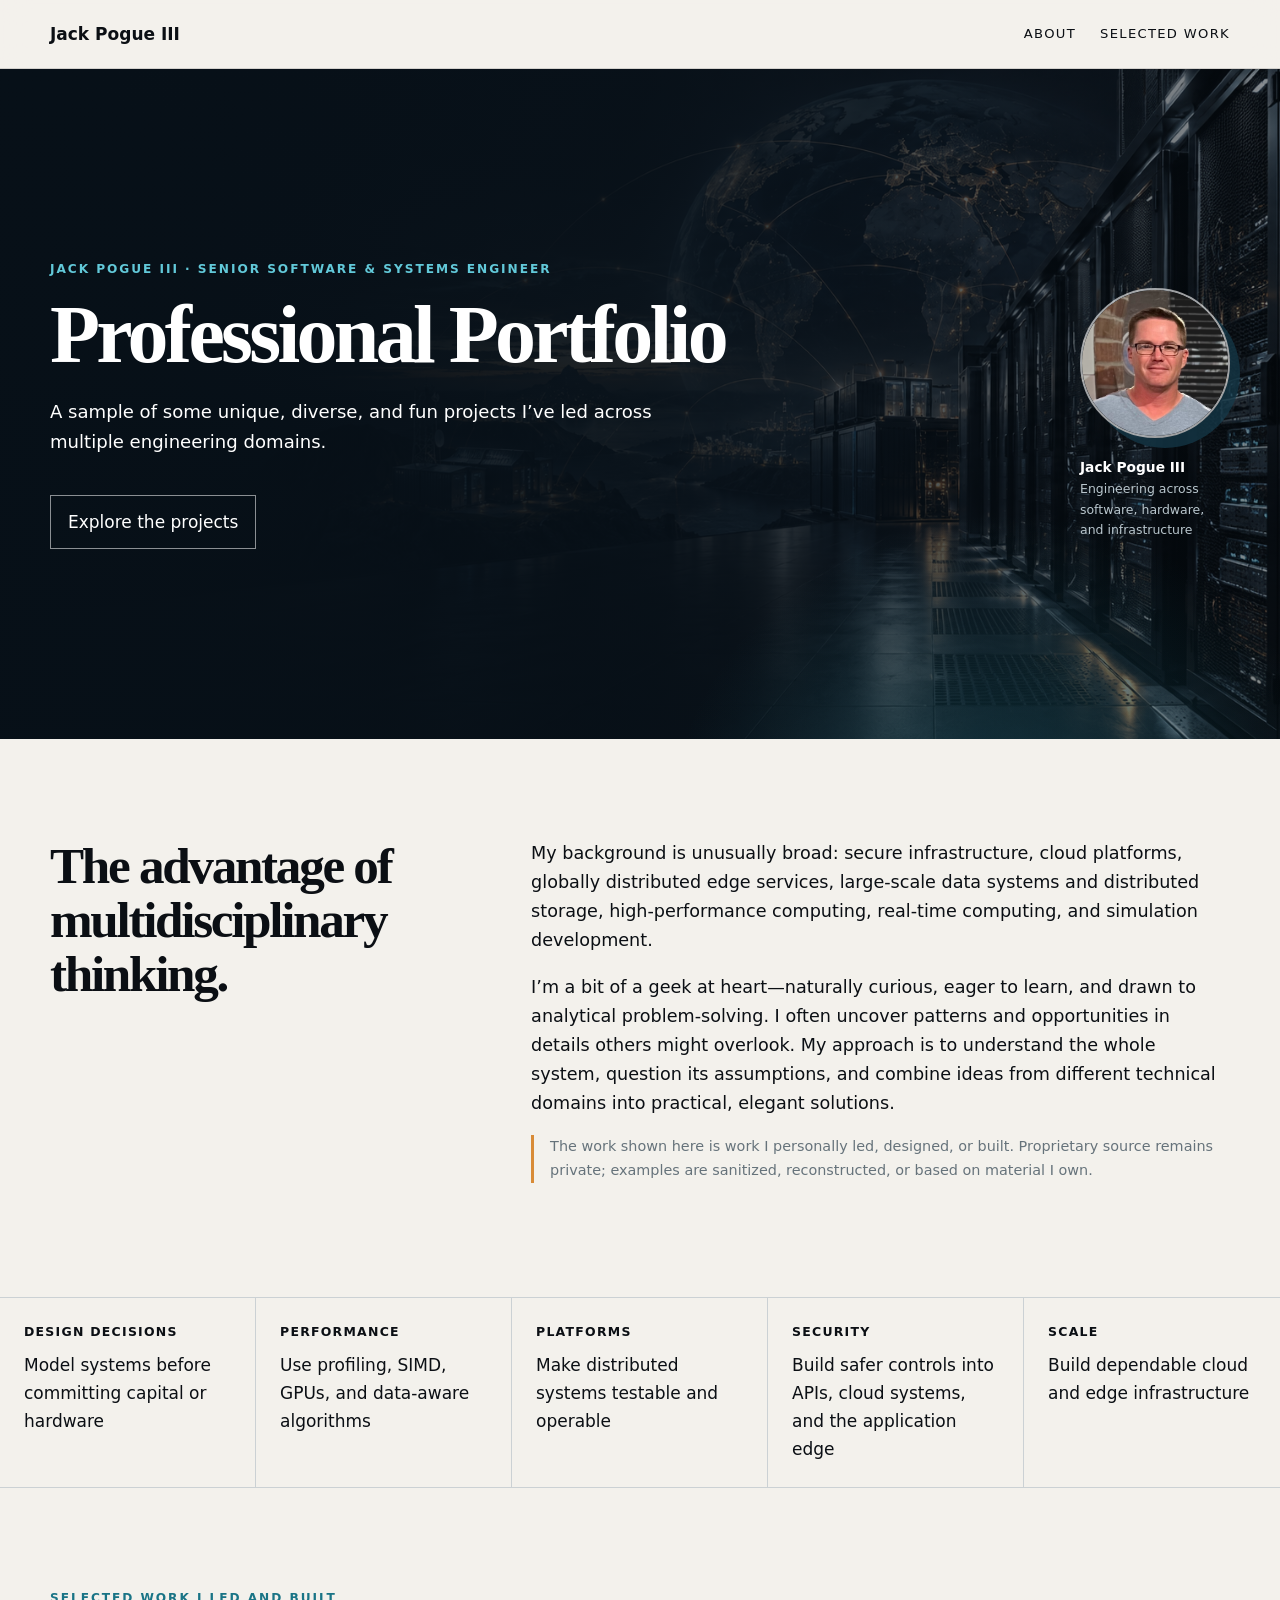
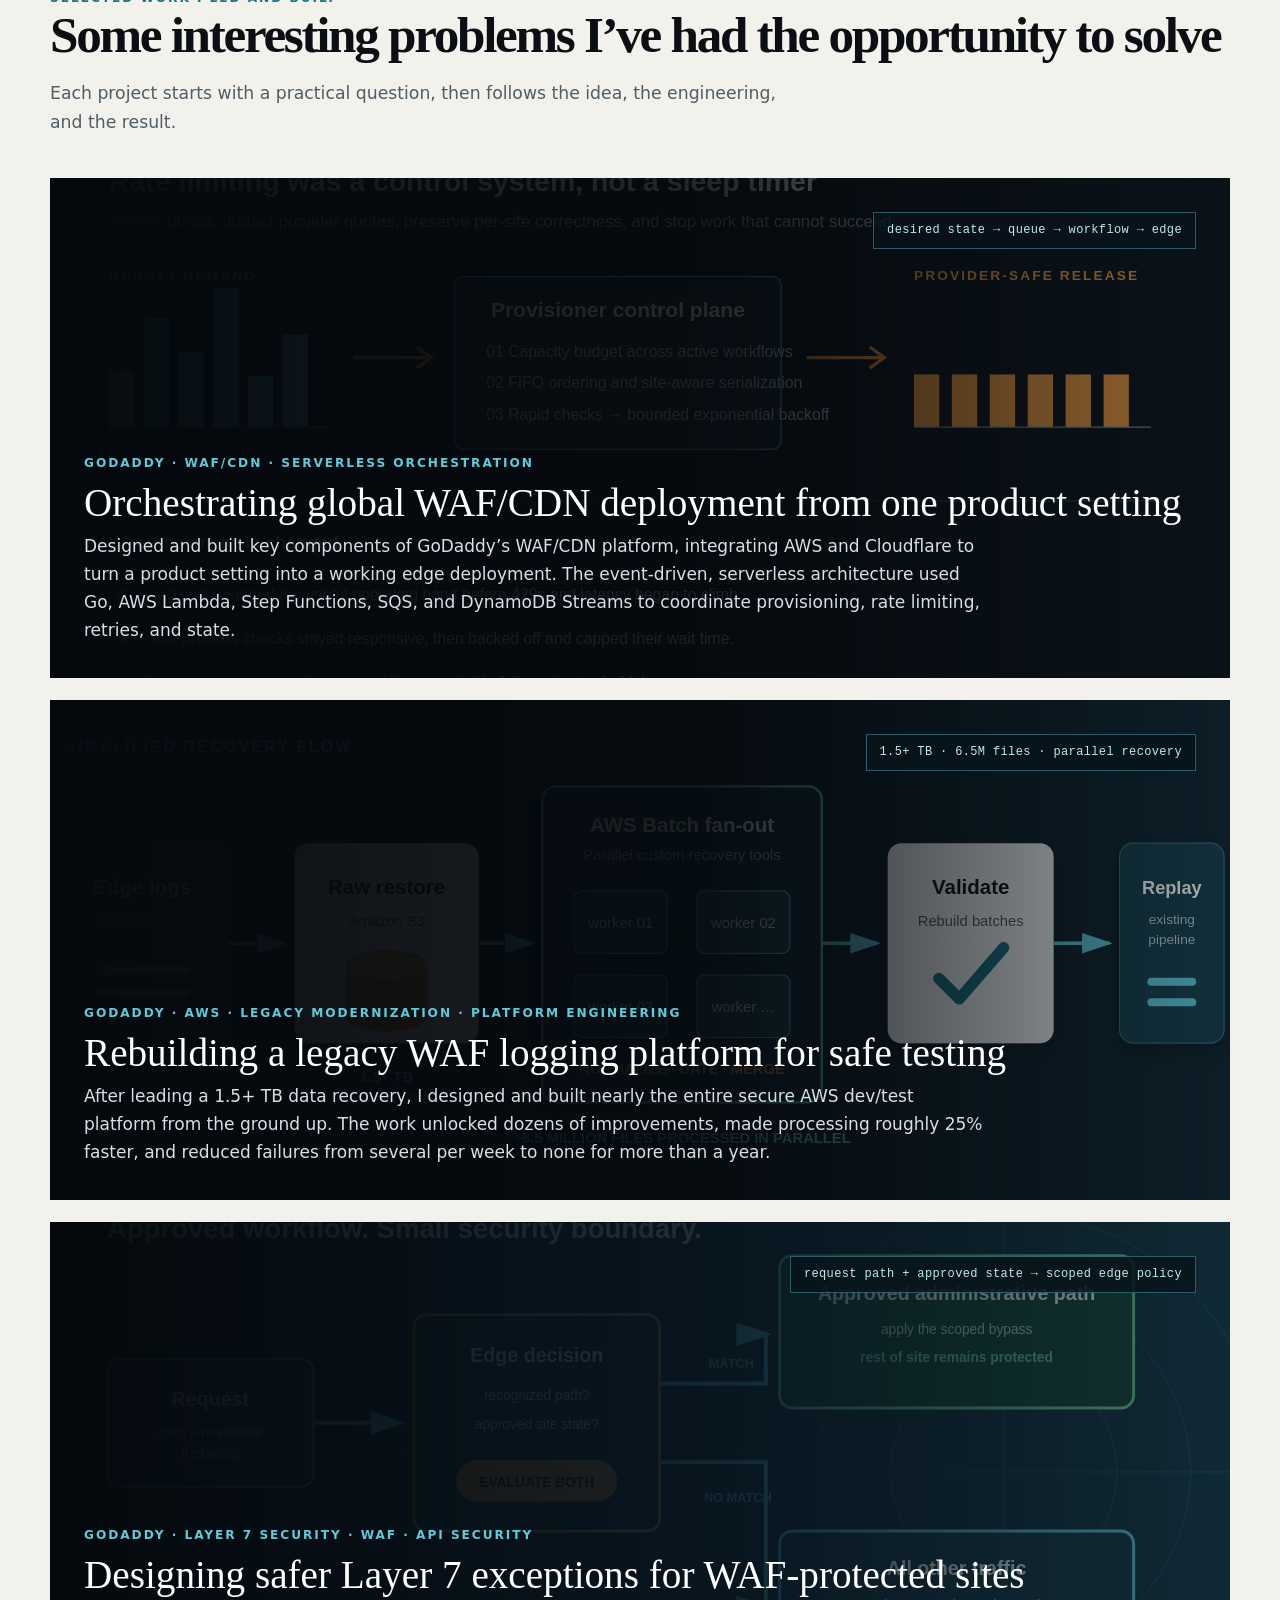
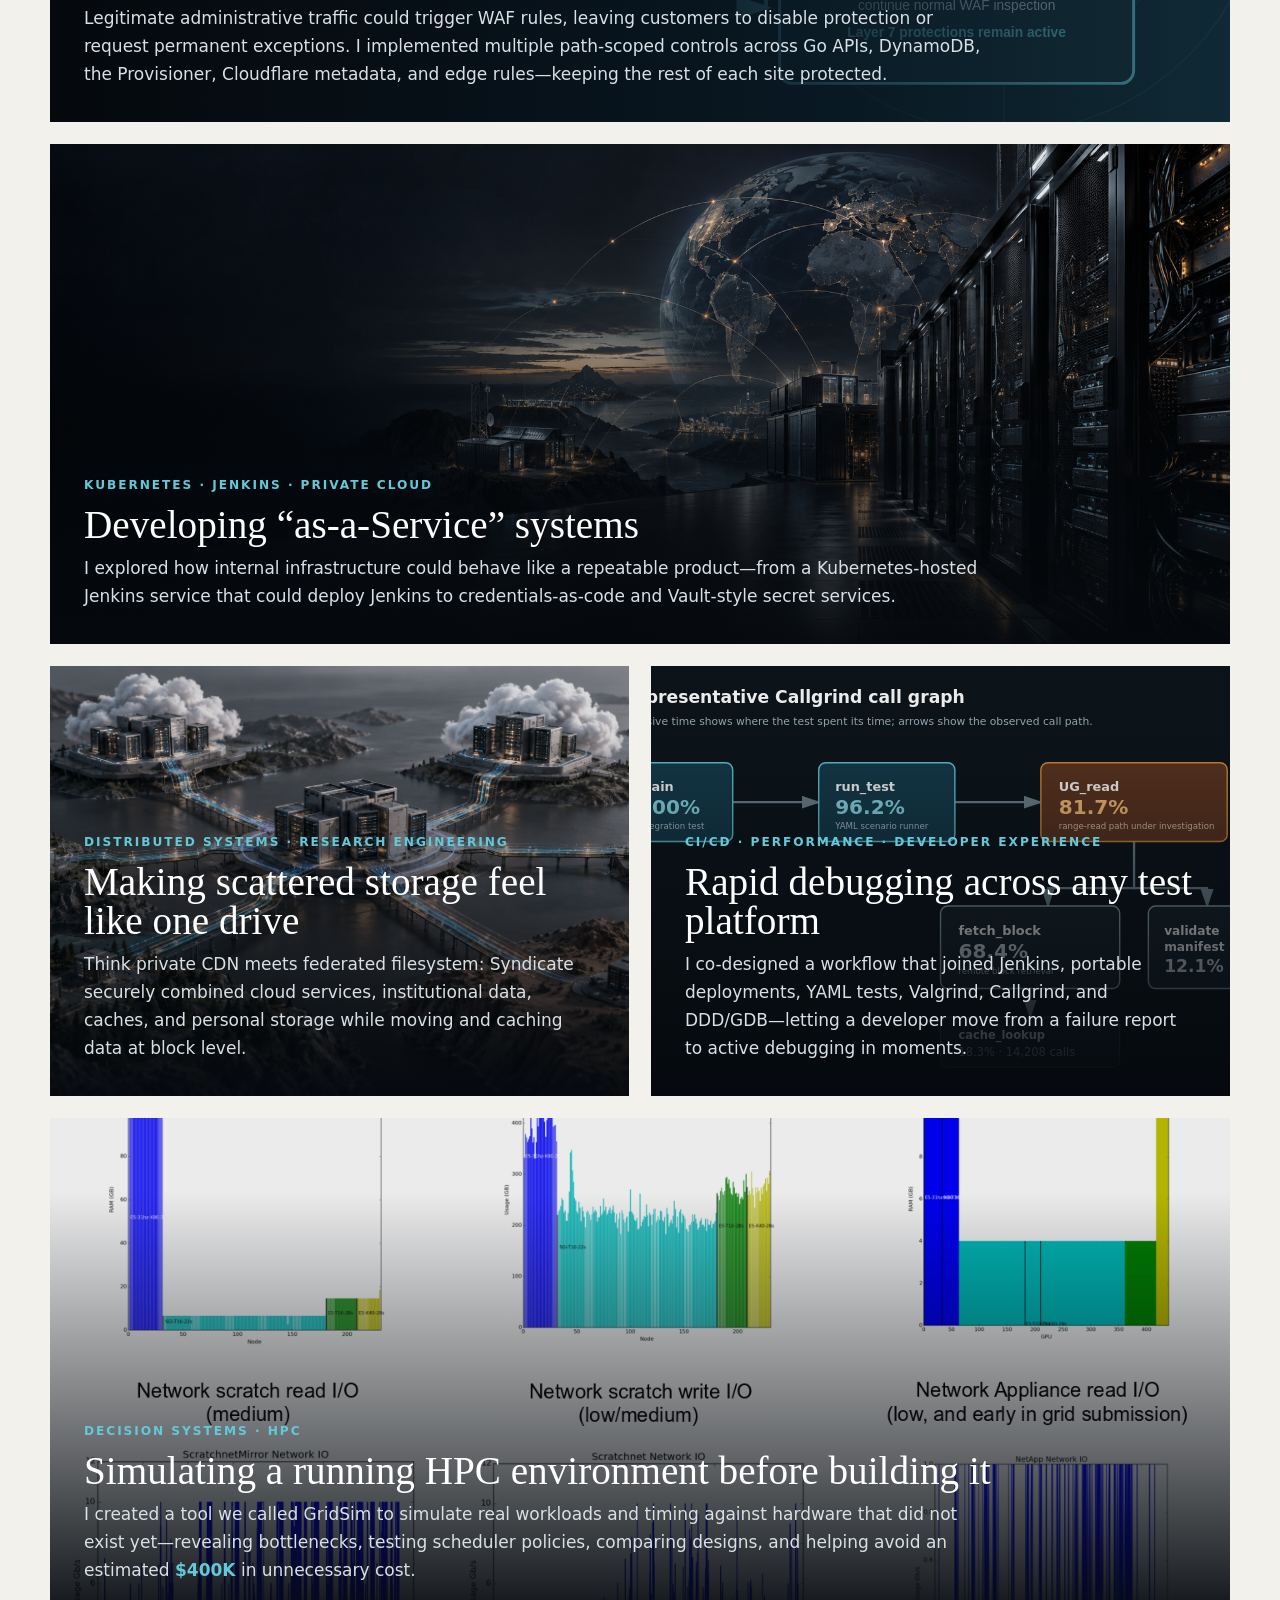
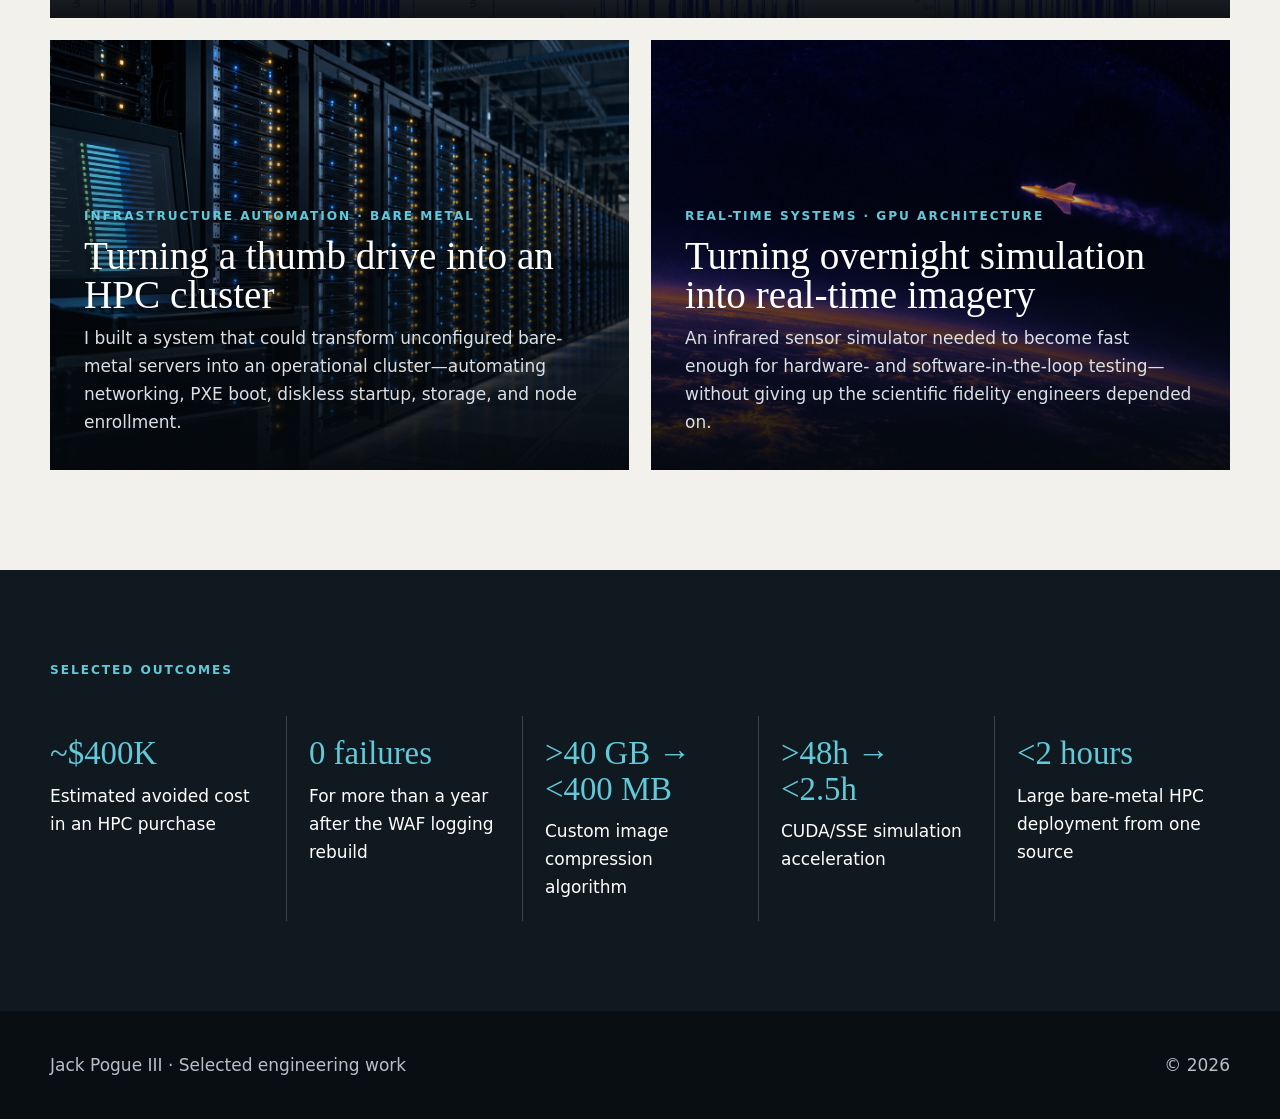
<file: index.html>
<!doctype html>
<html lang="en">
<head>
  <meta charset="utf-8">
  <meta name="viewport" content="width=device-width,initial-scale=1">
  <title>Jack Pogue III — Selected Engineering Work</title>
  <meta name="description" content="A personal portfolio of systems Jack Pogue III led and built across secure infrastructure, cloud and edge platforms, distributed data, HPC, and real-time simulation.">
  <link rel="stylesheet" href="styles.css?v=7">
  <link rel="icon" type="image/svg+xml" href="data:image/svg+xml,%3Csvg xmlns='http://www.w3.org/2000/svg' viewBox='0 0 32 32'%3E%3Crect width='32' height='32' rx='5' fill='%230b0f14'/%3E%3Cpath d='M8 7h11v12c0 5-3 7-7 7-2 0-4-1-5-2l2-4c1 1 2 1 3 1 2 0 2-1 2-3v-7H8z' fill='%2362c9d9'/%3E%3C/svg%3E">
</head>
<body>
  <header class="header"><nav class="nav shell" aria-label="Primary navigation"><a class="brand" href="./">Jack Pogue III</a><div class="links"><a href="#about">About</a><a href="#work">Selected work</a></div></nav></header>
  <main>
    <section class="profile-hero" id="about">
      <div class="shell profile-grid">
        <div class="profile-copy">
          <div class="eyebrow">Jack Pogue III · Senior Software &amp; Systems Engineer</div>
          <h1>Professional Portfolio</h1>
          <p class="hero-lede">A sample of some unique, diverse, and fun projects I’ve led across multiple engineering domains.</p>
          <a class="button" href="#work">Explore the projects</a>
        </div>
        <figure class="portrait-wrap"><img class="portrait" src="assets/jack-pogue.png" alt="Jack Pogue III"><figcaption><strong>Jack Pogue III</strong><span>Engineering across software, hardware, and infrastructure</span></figcaption></figure>
      </div>
    </section>
    <section class="intro shell">
      <h2>The advantage of multidisciplinary thinking.</h2>
      <div><p>My background is unusually broad: secure infrastructure, cloud platforms, globally distributed edge services, large-scale data systems and distributed storage, high-performance computing, real-time computing, and simulation development.</p><p>I’m a bit of a geek at heart—naturally curious, eager to learn, and drawn to analytical problem-solving. I often uncover patterns and opportunities in details others might overlook. My approach is to understand the whole system, question its assumptions, and combine ideas from different technical domains into practical, elegant solutions.</p><p class="disclosure">The work shown here is work I personally led, designed, or built. Proprietary source remains private; examples are sanitized, reconstructed, or based on material I own.</p></div>
    </section>
    <section class="career" aria-label="Career themes">
      <div><b>Design decisions</b> Model systems before committing capital or hardware</div><div><b>Performance</b> Use profiling, SIMD, GPUs, and data-aware algorithms</div><div><b>Platforms</b> Make distributed systems testable and operable</div><div><b>Security</b> Build safer controls into APIs, cloud systems, and the application edge</div><div><b>Scale</b> Build dependable cloud and edge infrastructure</div>
    </section>
    <section class="projects shell" id="work">
      <div class="eyebrow">Selected work I led and built</div><h2 class="section-title">Some interesting problems I’ve had the opportunity to solve</h2><p class="section-intro">Each project starts with a practical question, then follows the idea, the engineering, and the result.</p>
      <div class="grid">
        <a class="card wide provisioner-card" style="--bg:url('assets/provisioner-rate-control.svg')" href="projects/godaddy-provisioner/"><div class="eyebrow">GoDaddy · WAF/CDN · Serverless orchestration</div><h3>Orchestrating global WAF/CDN deployment from one product setting</h3><p>Designed and built key components of GoDaddy’s WAF/CDN platform, integrating AWS and Cloudflare to turn a product setting into a working edge deployment. The event-driven, serverless architecture used Go, AWS Lambda, Step Functions, SQS, and DynamoDB Streams to coordinate provisioning, rate limiting, retries, and state.</p></a>
        <a class="card wide log-recovery-card" style="--bg:url('assets/log-recovery-architecture.svg')" href="projects/waf-log-recovery/"><div class="eyebrow">GoDaddy · AWS · Legacy modernization · Platform engineering</div><h3>Rebuilding a legacy WAF logging platform for safe testing</h3><p>After leading a 1.5+ TB data recovery, I designed and built nearly the entire secure AWS dev/test platform from the ground up. The work unlocked dozens of improvements, made processing roughly 25% faster, and reduced failures from several per week to none for more than a year.</p></a>
        <a class="card wide layer7-card" style="--bg:url('assets/layer7-security-flow.svg')" href="projects/waf-layer7-security/"><div class="eyebrow">GoDaddy · Layer 7 security · WAF · API security</div><h3>Designing safer Layer 7 exceptions for WAF-protected sites</h3><p>Legitimate administrative traffic could trigger WAF rules, leaving customers to disable protection or request permanent exceptions. I implemented multiple path-scoped controls across Go APIs, DynamoDB, the Provisioner, Cloudflare metadata, and edge rules—keeping the rest of each site protected.</p></a>
        <a class="card wide" style="--bg:url('assets/hero-systems.png')" href="projects/rackspace/"><div class="eyebrow">Kubernetes · Jenkins · Private cloud</div><h3>Developing “as-a-Service” systems</h3><p>I explored how internal infrastructure could behave like a repeatable product—from a Kubernetes-hosted Jenkins service that could deploy Jenkins to credentials-as-code and Vault-style secret services.</p></a>
        <a class="card" style="--bg:url('assets/distributed-storage.png')" href="projects/syndicate/"><div class="eyebrow">Distributed systems · Research engineering</div><h3>Making scattered storage feel like one drive</h3><p>Think private CDN meets federated filesystem: Syndicate securely combined cloud services, institutional data, caches, and personal storage while moving and caching data at block level.</p></a>
        <a class="card" style="--bg:url('assets/callgraph.svg')" href="projects/syndicate-dev-platform/"><div class="eyebrow">CI/CD · Performance · Developer experience</div><h3>Rapid debugging across any test platform</h3><p>I co-designed a workflow that joined Jenkins, portable deployments, YAML tests, Valgrind, Callgrind, and DDD/GDB—letting a developer move from a failure report to active debugging in moments.</p></a>
        <a class="card wide" style="--bg:url('assets/gridsim-output.png')" href="projects/gridsim/"><div class="eyebrow">Decision systems · HPC</div><h3>Simulating a running HPC environment before building it</h3><p>I created a tool we called GridSim to simulate real workloads and timing against hardware that did not exist yet—revealing bottlenecks, testing scheduler policies, comparing designs, and helping avoid an estimated <span class="metric">$400K</span> in unnecessary cost.</p></a>
        <a class="card" style="--bg:url('assets/hpc-builder.png')" href="projects/hpc-builder/"><div class="eyebrow">Infrastructure automation · Bare metal</div><h3>Turning a thumb drive into an HPC cluster</h3><p>I built a system that could transform unconfigured bare-metal servers into an operational cluster—automating networking, PXE boot, diskless startup, storage, and node enrollment.</p></a>
        <a class="card" style="--bg:url('assets/sensor-thermal.png')" href="projects/scene-generator/"><div class="eyebrow">Real-time systems · GPU architecture</div><h3>Turning overnight simulation into real-time imagery</h3><p>An infrared sensor simulator needed to become fast enough for hardware- and software-in-the-loop testing—without giving up the scientific fidelity engineers depended on.</p></a>
      </div>
    </section>
    <section class="metrics"><div class="shell"><div class="eyebrow">Selected outcomes</div><div class="metric-grid"><div class="metric-item"><b>~$400K</b> Estimated avoided cost in an HPC purchase</div><div class="metric-item"><b>0 failures</b> For more than a year after the WAF logging rebuild</div><div class="metric-item"><b>&gt;40 GB → &lt;400 MB</b> Custom image compression algorithm</div><div class="metric-item"><b>&gt;48h → &lt;2.5h</b> CUDA/SSE simulation acceleration</div><div class="metric-item"><b>&lt;2 hours</b> Large bare-metal HPC deployment from one source</div></div></div></section>
  </main>
  <footer class="footer"><div class="shell"><span>Jack Pogue III · Selected engineering work</span><span>© <span data-year></span></span></div></footer><script src="script.js"></script>
</body>
</html>
</file>
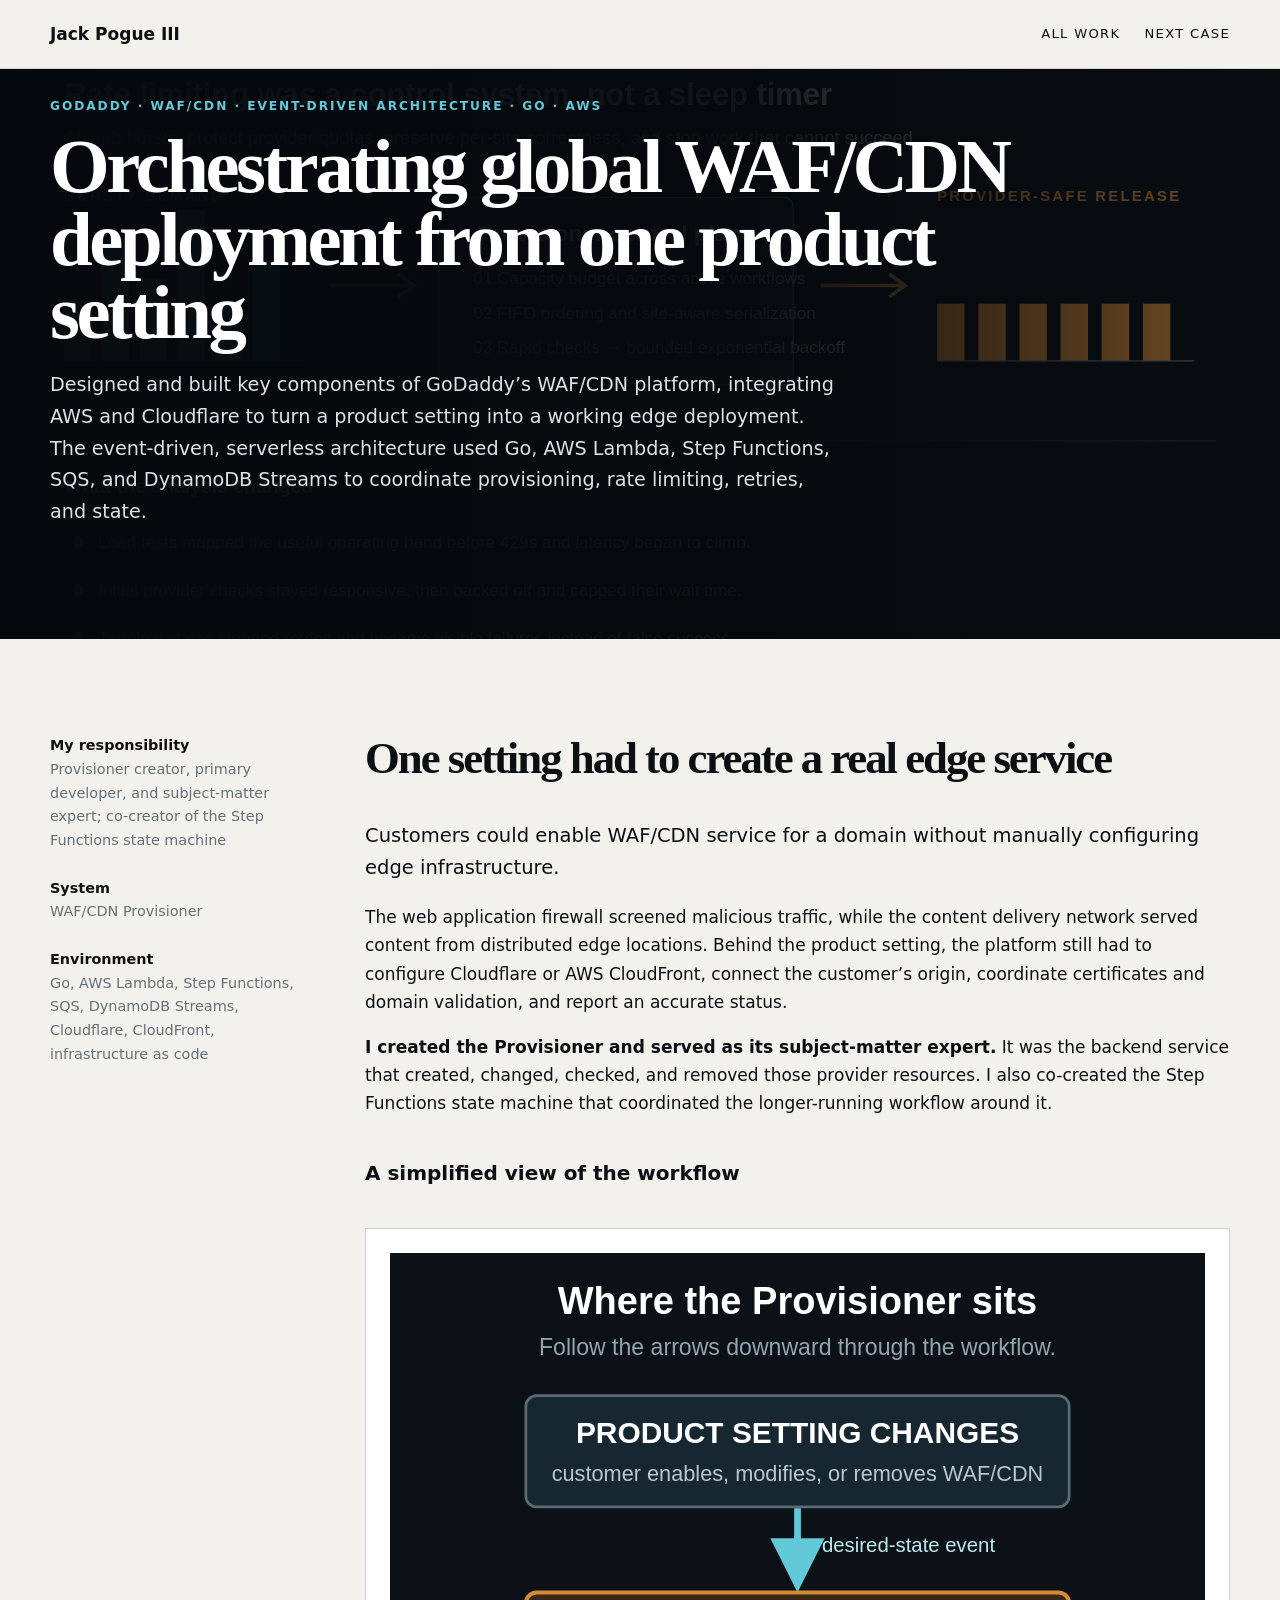
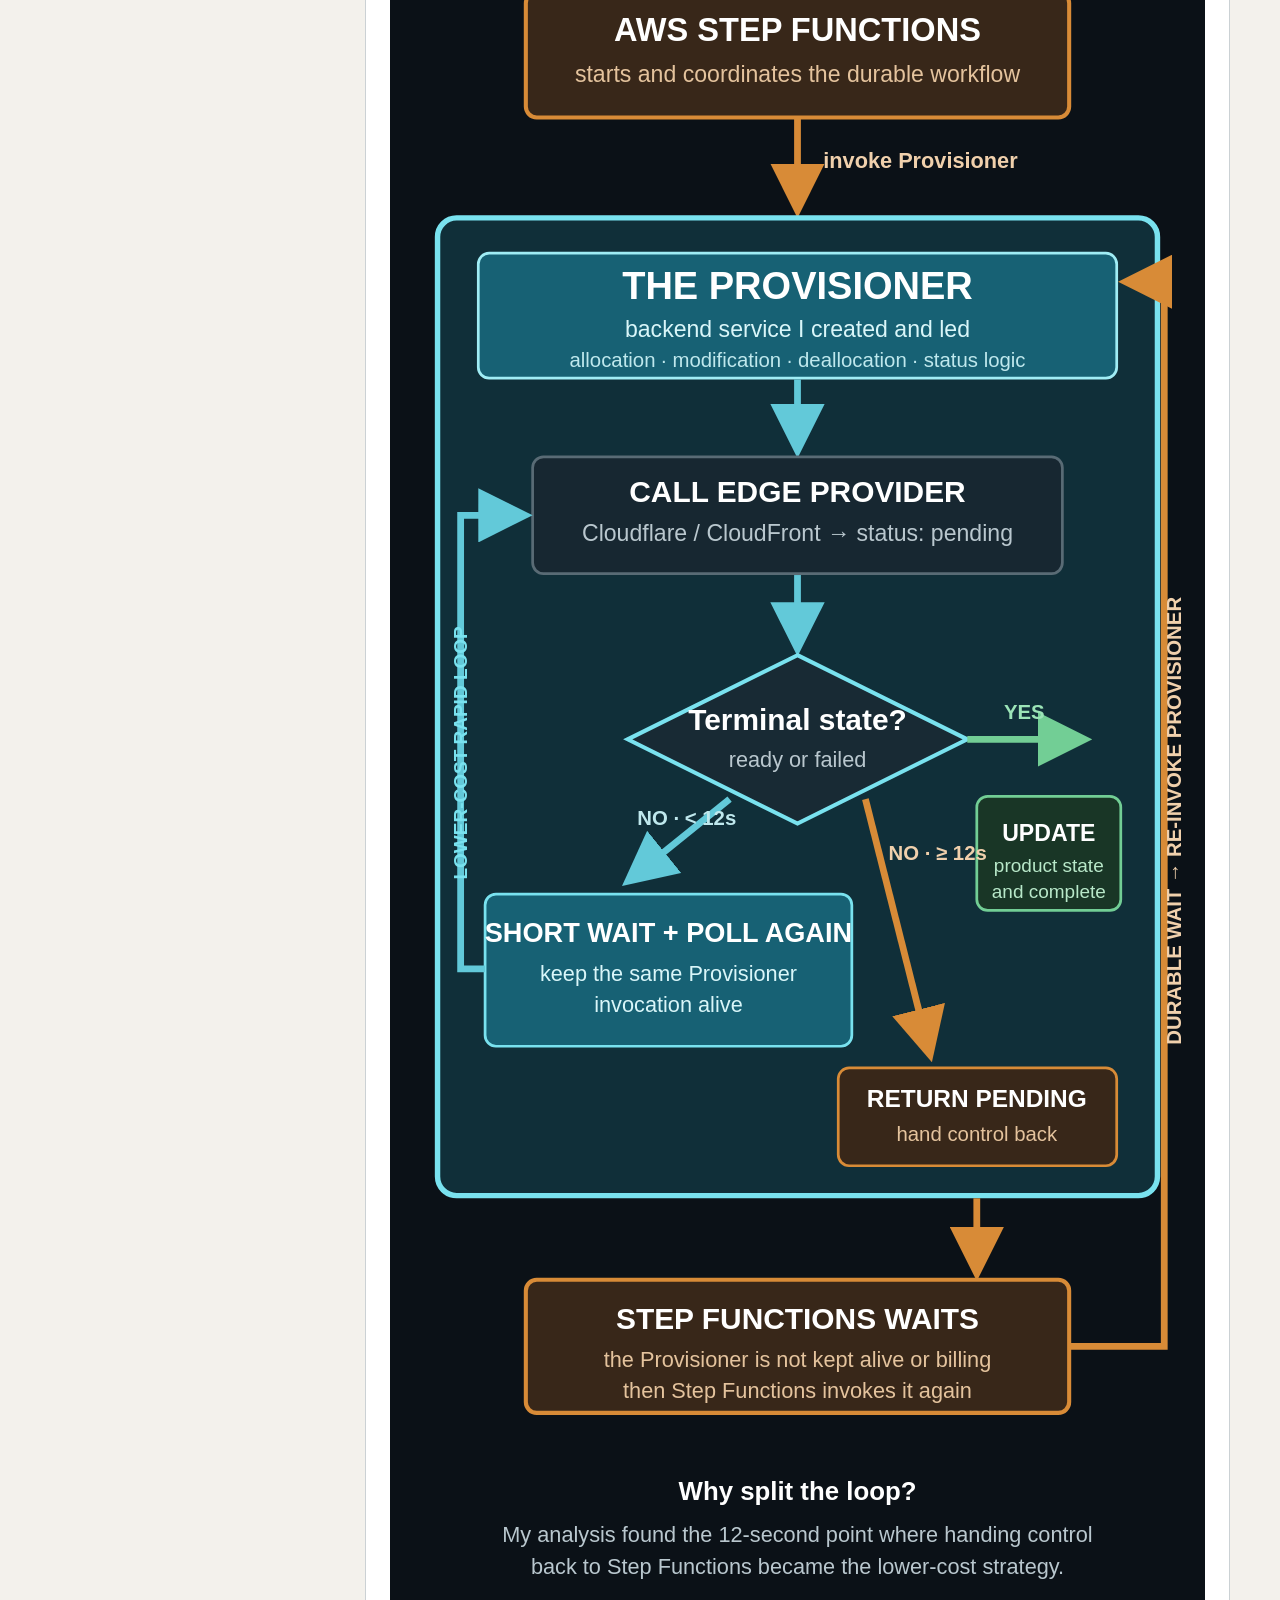
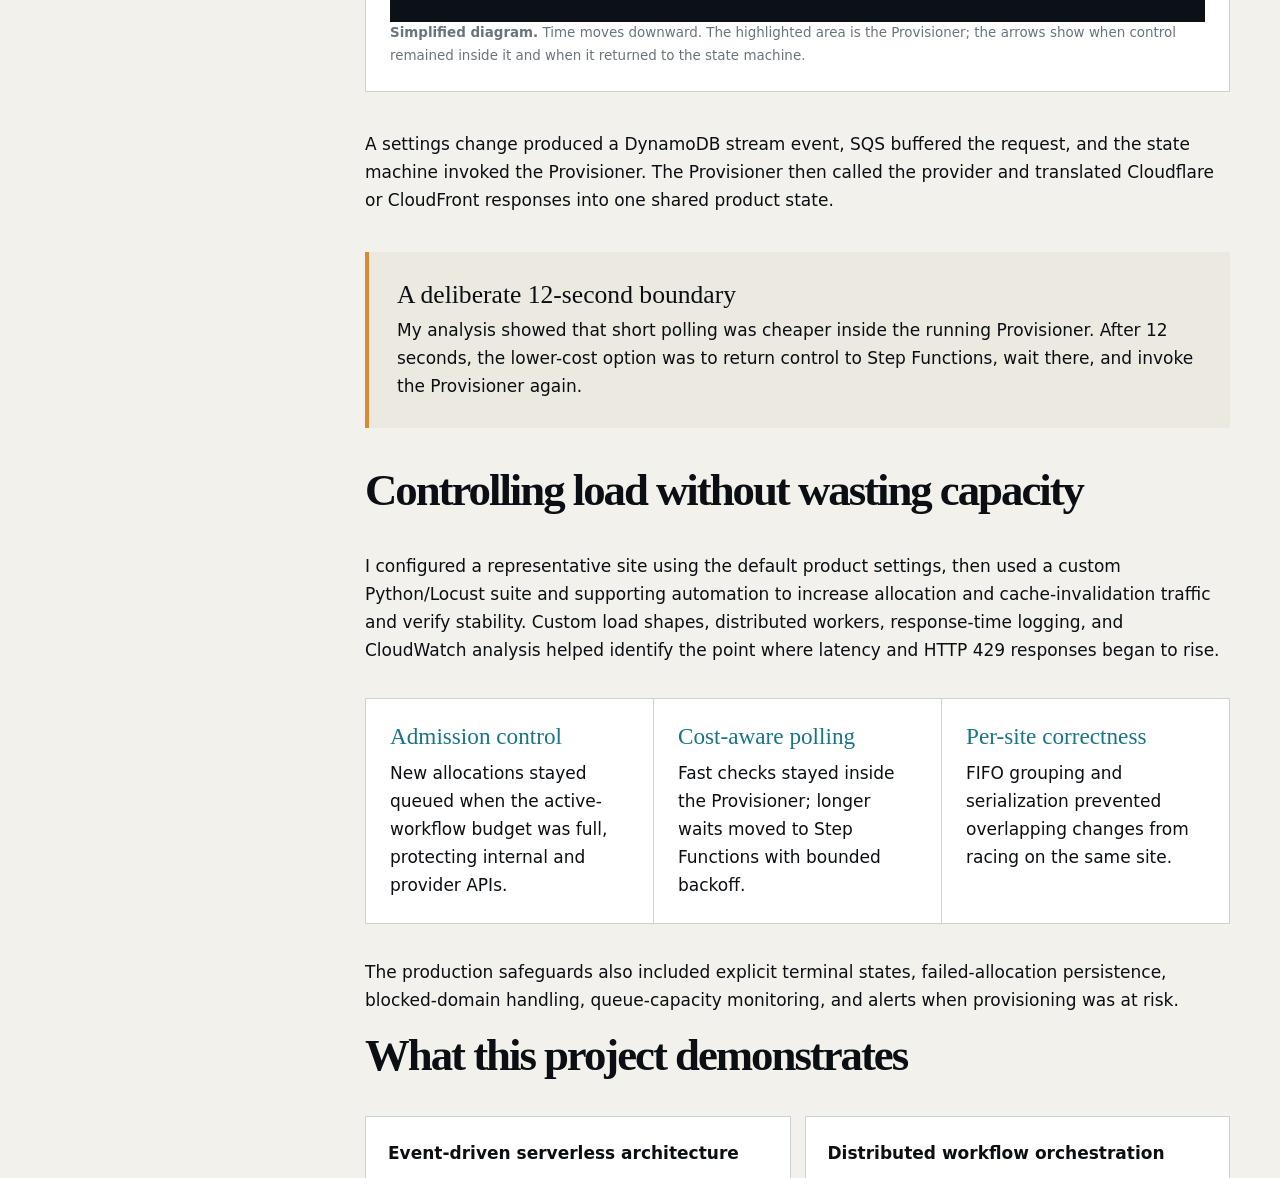
<file: projects/godaddy-provisioner/index.html>
<!doctype html><html lang="en"><head><meta charset="utf-8"><meta name="viewport" content="width=device-width,initial-scale=1"><title>WAF/CDN Provisioner — Jack Pogue III</title><meta name="description" content="How Jack Pogue III created the event-driven Provisioner that coordinated WAF/CDN infrastructure across Cloudflare and CloudFront with rate limiting, workflow orchestration, and resilient state management."><link rel="stylesheet" href="../../styles.css?v=7"></head><body>
<header class="header"><nav class="nav shell"><a class="brand" href="../../">Jack Pogue III</a><div class="links"><a href="../../#work">All work</a><a href="../waf-log-recovery/">Next case</a></div></nav></header>
<main><section class="case-hero diagram-hero" style="--hero:url('../../assets/provisioner-rate-control.svg')"><div class="shell"><div class="eyebrow">GoDaddy · WAF/CDN · Event-driven architecture · Go · AWS</div><h1>Orchestrating global WAF/CDN deployment from one product setting</h1><p>Designed and built key components of GoDaddy’s WAF/CDN platform, integrating AWS and Cloudflare to turn a product setting into a working edge deployment. The event-driven, serverless architecture used Go, AWS Lambda, Step Functions, SQS, and DynamoDB Streams to coordinate provisioning, rate limiting, retries, and state.</p></div></section>
<section class="story"><div class="shell story-grid"><aside><b>My responsibility</b><br>Provisioner creator, primary developer, and subject-matter expert; co-creator of the Step Functions state machine<br><br><b>System</b><br>WAF/CDN Provisioner<br><br><b>Environment</b><br>Go, AWS Lambda, Step Functions, SQS, DynamoDB Streams, Cloudflare, CloudFront, infrastructure as code</aside><article>
<h2>One setting had to create a real edge service</h2>
<p class="lede">Customers could enable WAF/CDN service for a domain without manually configuring edge infrastructure.</p>
<p>The web application firewall screened malicious traffic, while the content delivery network served content from distributed edge locations. Behind the product setting, the platform still had to configure Cloudflare or AWS CloudFront, connect the customer’s origin, coordinate certificates and domain validation, and report an accurate status.</p>
<p><strong>I created the Provisioner and served as its subject-matter expert.</strong> It was the backend service that created, changed, checked, and removed those provider resources. I also co-created the Step Functions state machine that coordinated the longer-running workflow around it.</p>

<h3>A simplified view of the workflow</h3>
<figure class="evidence architecture-figure sequence-figure"><picture><source media="(max-width:700px)" srcset="../../assets/provisioner-sequence-mobile.svg"><img src="../../assets/provisioner-sequence.svg" alt="Simplified sequence diagram with separate lanes for the product, AWS Step Functions, the Provisioner, and the edge provider; it shows Step Functions invoking the Provisioner, the Provisioner polling the provider internally for twelve seconds, and longer pending work returning to Step Functions before another Provisioner invocation"></picture><figcaption class="caption"><strong>Simplified diagram.</strong> Time moves downward. The highlighted area is the Provisioner; the arrows show when control remained inside it and when it returned to the state machine.</figcaption></figure>
<p>A settings change produced a DynamoDB stream event, SQS buffered the request, and the state machine invoked the Provisioner. The Provisioner then called the provider and translated Cloudflare or CloudFront responses into one shared product state.</p>
<div class="callout"><strong>A deliberate 12-second boundary</strong> My analysis showed that short polling was cheaper inside the running Provisioner. After 12 seconds, the lower-cost option was to return control to Step Functions, wait there, and invoke the Provisioner again.</div>

<h2>Controlling load without wasting capacity</h2>
<p>I configured a representative site using the default product settings, then used a custom Python/Locust suite and supporting automation to increase allocation and cache-invalidation traffic and verify stability. Custom load shapes, distributed workers, response-time logging, and CloudWatch analysis helped identify the point where latency and HTTP 429 responses began to rise.</p>
<div class="analysis-strip"><div><b>Admission control</b> New allocations stayed queued when the active-workflow budget was full, protecting internal and provider APIs.</div><div><b>Cost-aware polling</b> Fast checks stayed inside the Provisioner; longer waits moved to Step Functions with bounded backoff.</div><div><b>Per-site correctness</b> FIFO grouping and serialization prevented overlapping changes from racing on the same site.</div></div>
<p>The production safeguards also included explicit terminal states, failed-allocation persistence, blocked-domain handling, queue-capacity monitoring, and alerts when provisioning was at risk.</p>

<h2>What this project demonstrates</h2>
<div class="ownership"><div><b>Event-driven serverless architecture</b> Created the Go-based Provisioner and integrated AWS Lambda, SQS, DynamoDB Streams, and Step Functions.</div><div><b>Distributed workflow orchestration</b> Co-created the state machine that coordinated asynchronous allocation, validation, synchronization, modification, and removal.</div><div><b>Performance and cost engineering</b> Used Locust load testing and CloudWatch analysis to design admission control, rate limiting, retries, backoff, and a cost-aware polling boundary.</div><div><b>Production resilience and observability</b> Added terminal-state handling, failure persistence, domain safeguards, queue-capacity monitoring, and operational alerts.</div><div><b>Multi-provider edge integration</b> Normalized Cloudflare and AWS CloudFront lifecycles—including origins, certificates, domain validation, and provider state—behind one product model.</div><div><b>Concurrency and consistency controls</b> Used FIFO grouping, per-site serialization, bounded retries, and explicit state transitions to prevent overlapping changes from racing.</div></div>
<div class="callout"><strong>Why it was interesting</strong> A single customer setting had to coordinate asynchronous APIs, certificates, queues, workflows, rate limits, and failures—while hiding that complexity from the customer.</div>
</article></div></section>
<nav class="case-nav" aria-label="Case study navigation"><div class="shell"><a href="../scene-generator/"><span>Previous case</span><strong>← Real-time simulation</strong></a><a class="all-work" href="../../#work">All work</a><a href="../waf-log-recovery/"><span>Next case</span><strong>WAF platform rebuild →</strong></a></div></nav></main></body></html>
</file>
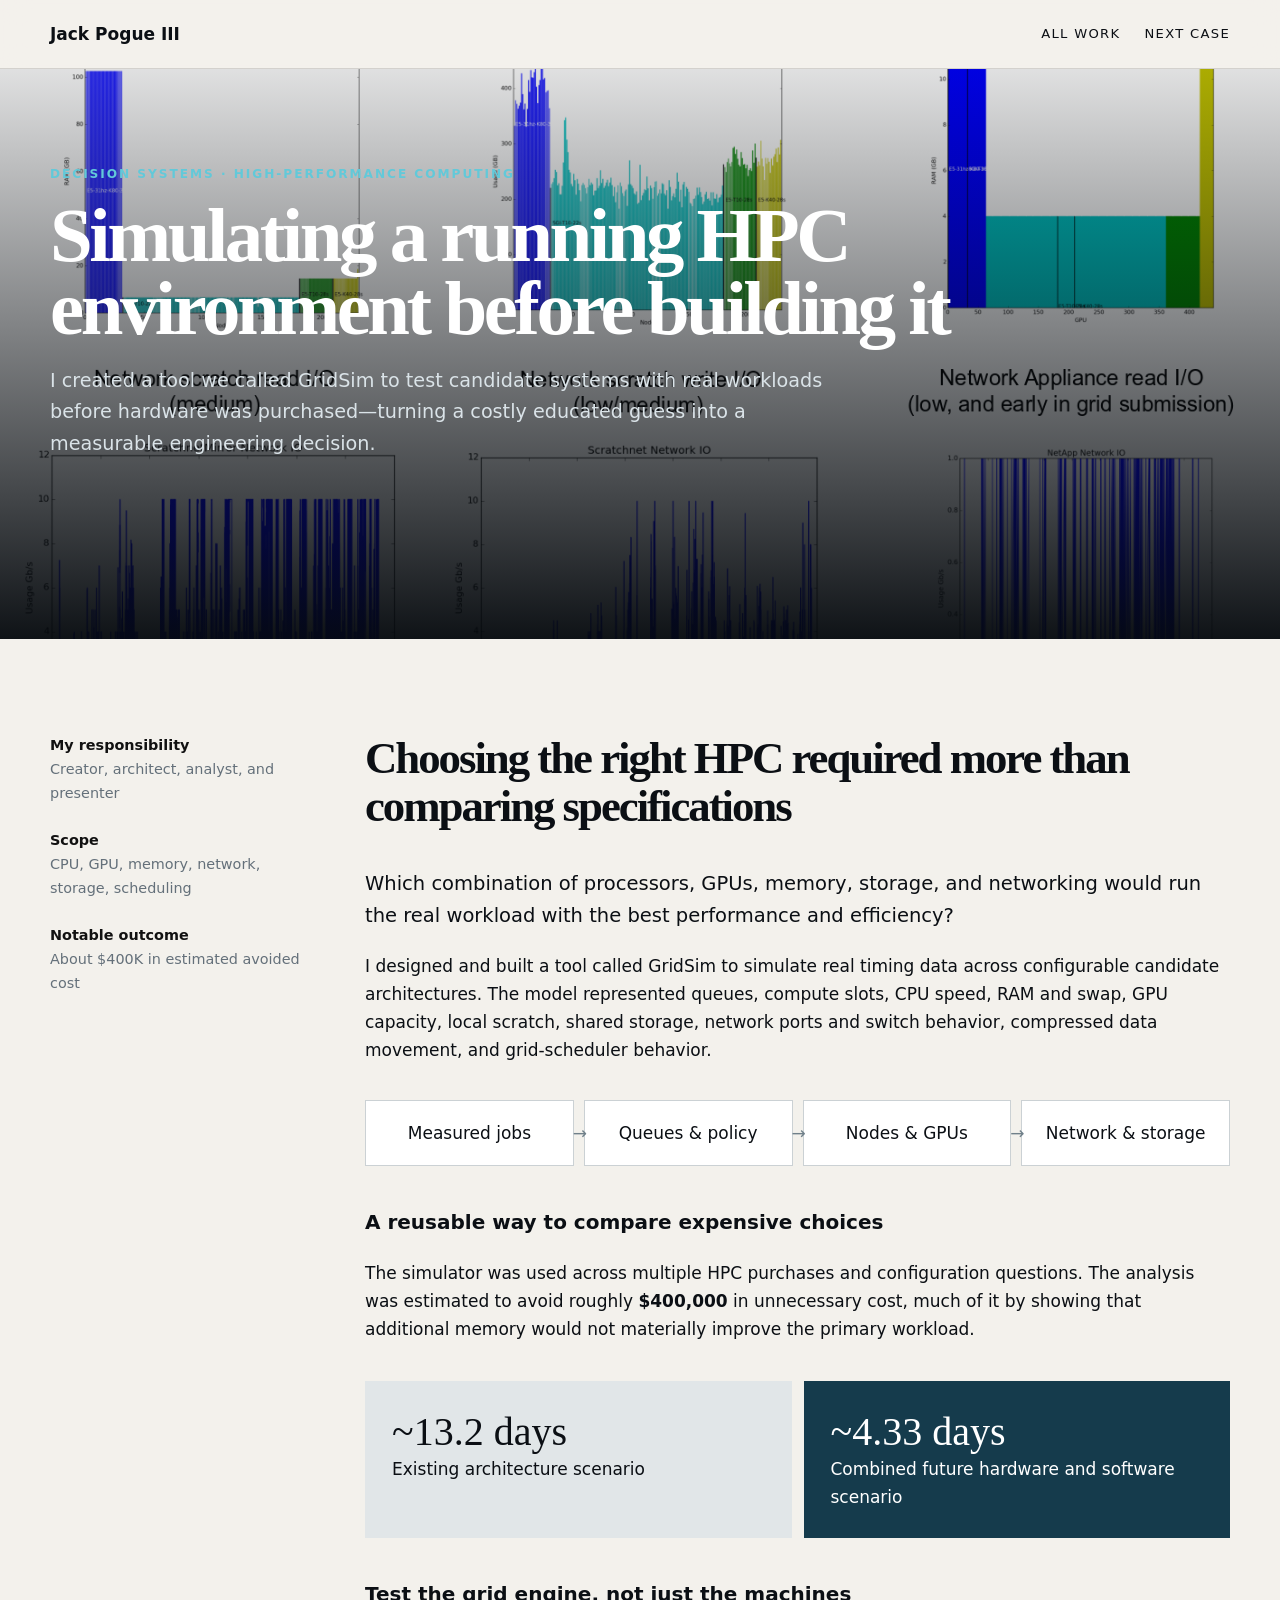
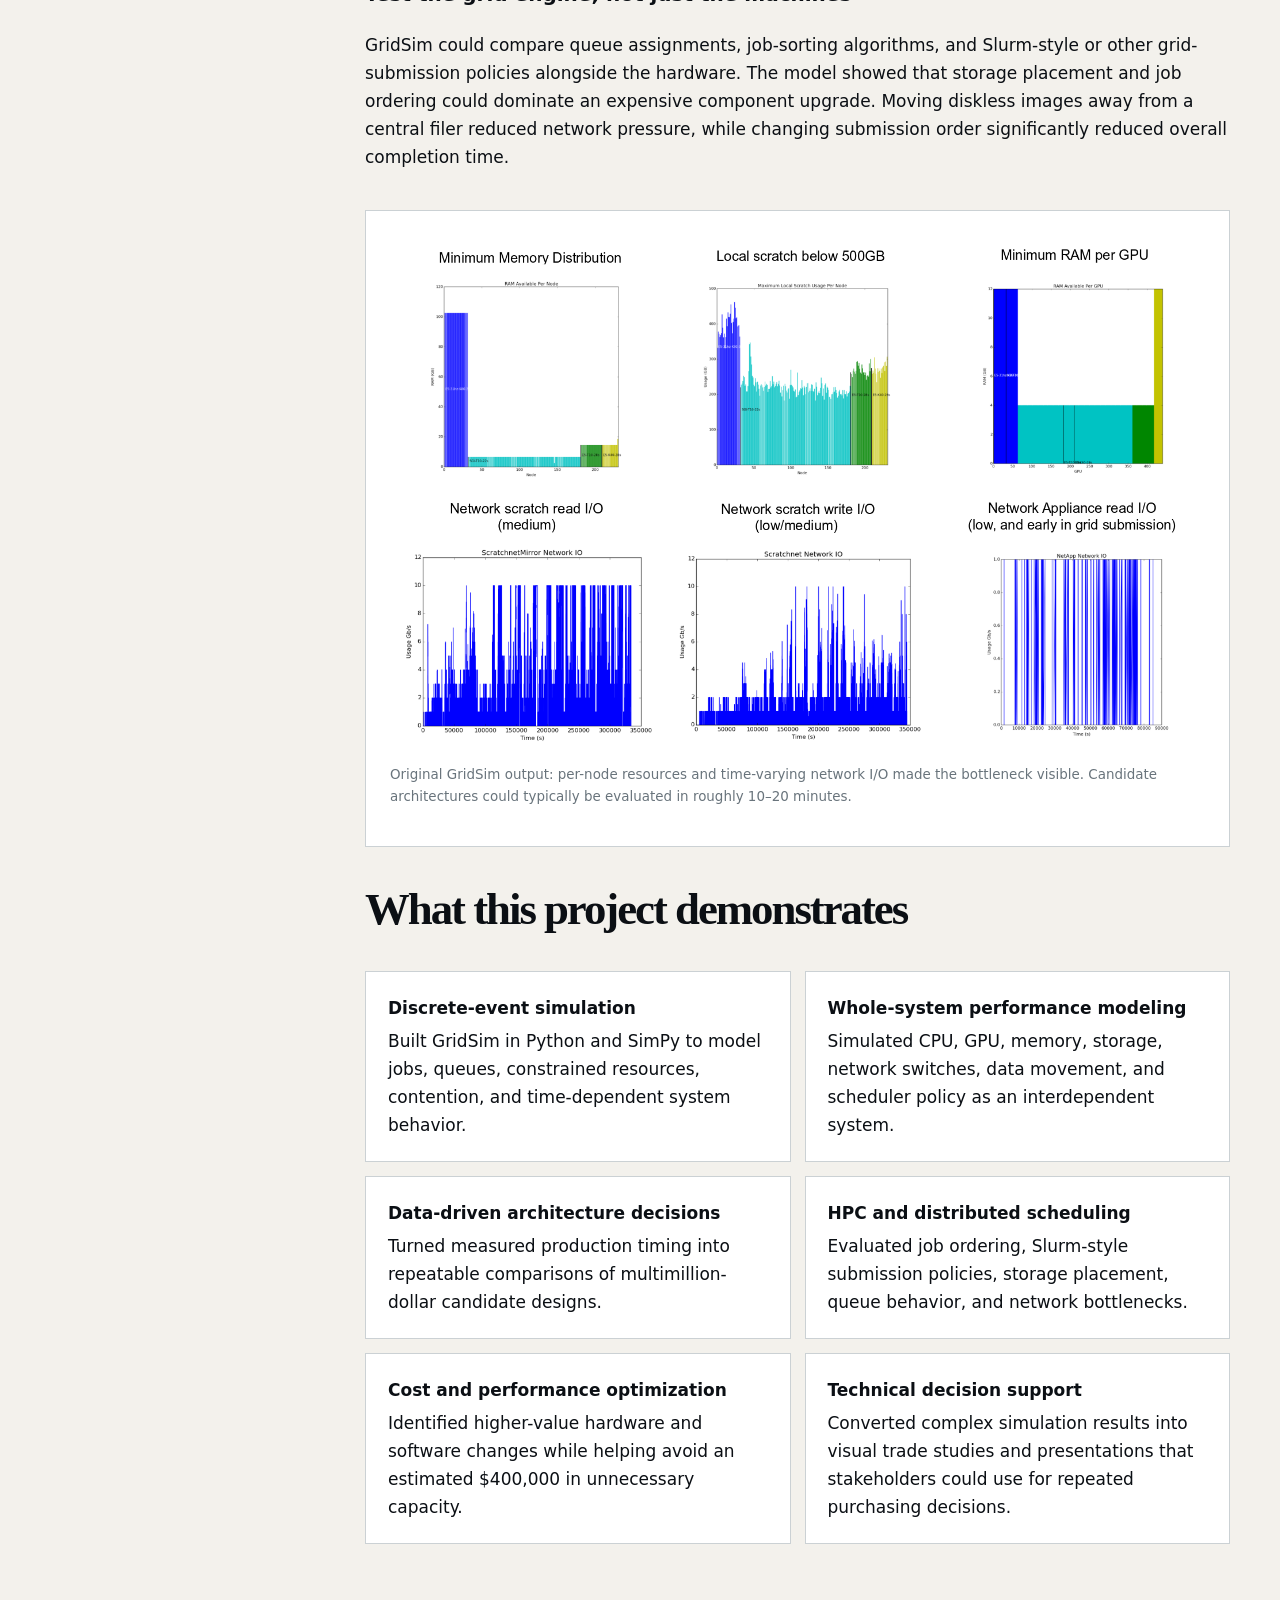
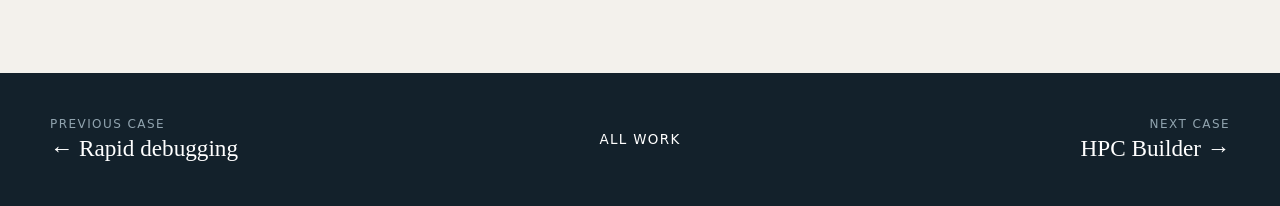
<file: projects/gridsim/index.html>
<!doctype html><html lang="en"><head><meta charset="utf-8"><meta name="viewport" content="width=device-width,initial-scale=1"><title>Predicting HPC performance before deployment — Jack Pogue III</title><meta name="description" content="How Jack Pogue III created and repeatedly used a workload-driven HPC simulator to guide multimillion-dollar architecture decisions."><link rel="stylesheet" href="../../styles.css"></head><body>
<header class="header"><nav class="nav shell"><a class="brand" href="../../">Jack Pogue III</a><div class="links"><a href="../../#work">All work</a><a href="../hpc-builder/">Next case</a></div></nav></header>
<main><section class="case-hero" style="--hero:url('../../assets/gridsim-output.png')"><div class="shell"><div class="eyebrow">Decision systems · High-performance computing</div><h1>Simulating a running HPC environment before building it</h1><p>I created a tool we called GridSim to test candidate systems with real workloads before hardware was purchased—turning a costly educated guess into a measurable engineering decision.</p></div></section>
<section class="story"><div class="shell story-grid"><aside><b>My responsibility</b><br>Creator, architect, analyst, and presenter<br><br><b>Scope</b><br>CPU, GPU, memory, network, storage, scheduling<br><br><b>Notable outcome</b><br>About $400K in estimated avoided cost</aside><article>
<h2>Choosing the right HPC required more than comparing specifications</h2><p class="lede">Which combination of processors, GPUs, memory, storage, and networking would run the real workload with the best performance and efficiency?</p>
<p>I designed and built a tool called GridSim to simulate real timing data across configurable candidate architectures. The model represented queues, compute slots, CPU speed, RAM and swap, GPU capacity, local scratch, shared storage, network ports and switch behavior, compressed data movement, and grid-scheduler behavior.</p>
<div class="diagram"><div class="node">Measured jobs</div><div class="node">Queues &amp; policy</div><div class="node">Nodes &amp; GPUs</div><div class="node">Network &amp; storage</div></div>
<h3>A reusable way to compare expensive choices</h3><p>The simulator was used across multiple HPC purchases and configuration questions. The analysis was estimated to avoid roughly <strong>$400,000</strong> in unnecessary cost, much of it by showing that additional memory would not materially improve the primary workload.</p>
<div class="compare"><div><b>~13.2 days</b> Existing architecture scenario</div><div class="after"><b>~4.33 days</b> Combined future hardware and software scenario</div></div>
<h3>Test the grid engine, not just the machines</h3><p>GridSim could compare queue assignments, job-sorting algorithms, and Slurm-style or other grid-submission policies alongside the hardware. The model showed that storage placement and job ordering could dominate an expensive component upgrade. Moving diskless images away from a central filer reduced network pressure, while changing submission order significantly reduced overall completion time.</p>
<div class="evidence"><img src="../../assets/gridsim-output.png" alt="Original GridSim plots showing node memory, scratch use, and network traffic over time"><p class="caption">Original GridSim output: per-node resources and time-varying network I/O made the bottleneck visible. Candidate architectures could typically be evaluated in roughly 10–20 minutes.</p></div>
<h2>What this project demonstrates</h2>
<div class="ownership"><div><b>Discrete-event simulation</b> Built GridSim in Python and SimPy to model jobs, queues, constrained resources, contention, and time-dependent system behavior.</div><div><b>Whole-system performance modeling</b> Simulated CPU, GPU, memory, storage, network switches, data movement, and scheduler policy as an interdependent system.</div><div><b>Data-driven architecture decisions</b> Turned measured production timing into repeatable comparisons of multimillion-dollar candidate designs.</div><div><b>HPC and distributed scheduling</b> Evaluated job ordering, Slurm-style submission policies, storage placement, queue behavior, and network bottlenecks.</div><div><b>Cost and performance optimization</b> Identified higher-value hardware and software changes while helping avoid an estimated $400,000 in unnecessary capacity.</div><div><b>Technical decision support</b> Converted complex simulation results into visual trade studies and presentations that stakeholders could use for repeated purchasing decisions.</div></div>
</article></div></section>
<nav class="case-nav" aria-label="Case study navigation"><div class="shell"><a href="../syndicate-dev-platform/"><span>Previous case</span><strong>← Rapid debugging</strong></a><a class="all-work" href="../../#work">All work</a><a href="../hpc-builder/"><span>Next case</span><strong>HPC Builder →</strong></a></div></nav></main></body></html>
</file>
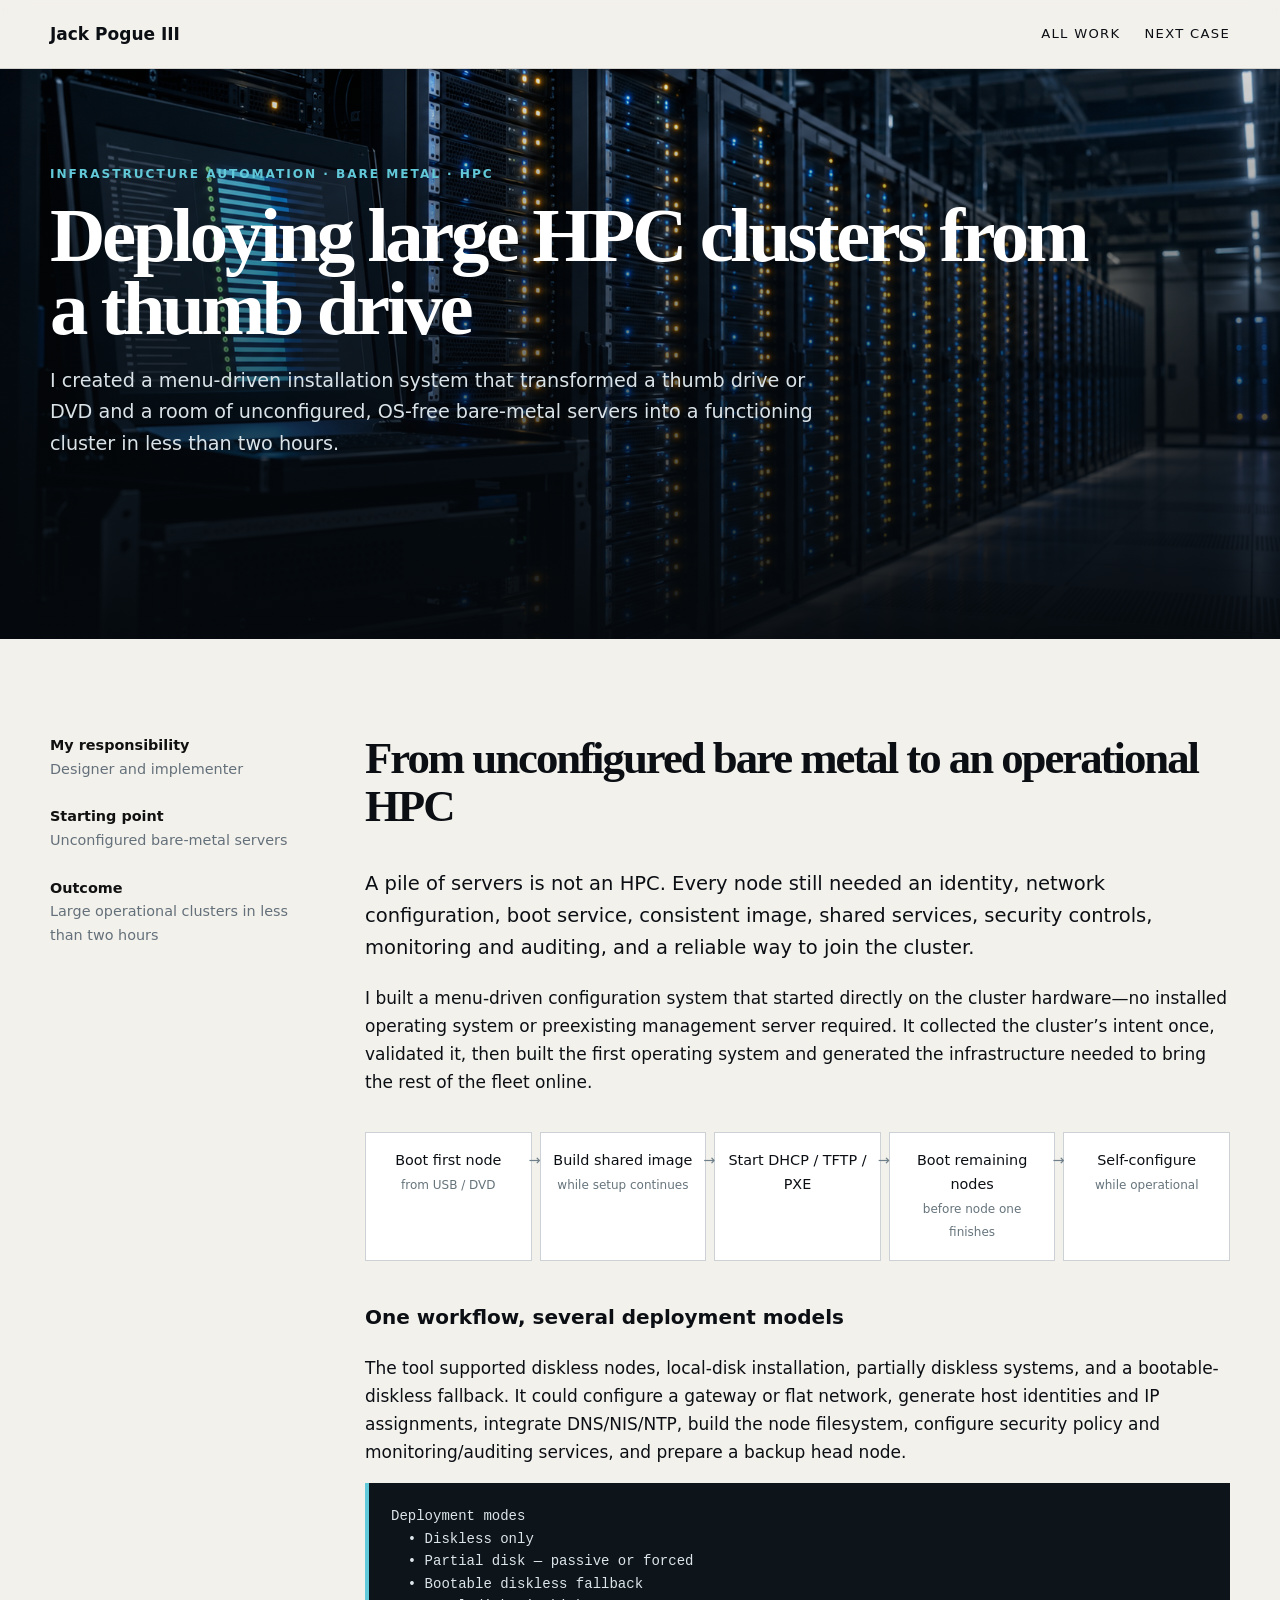
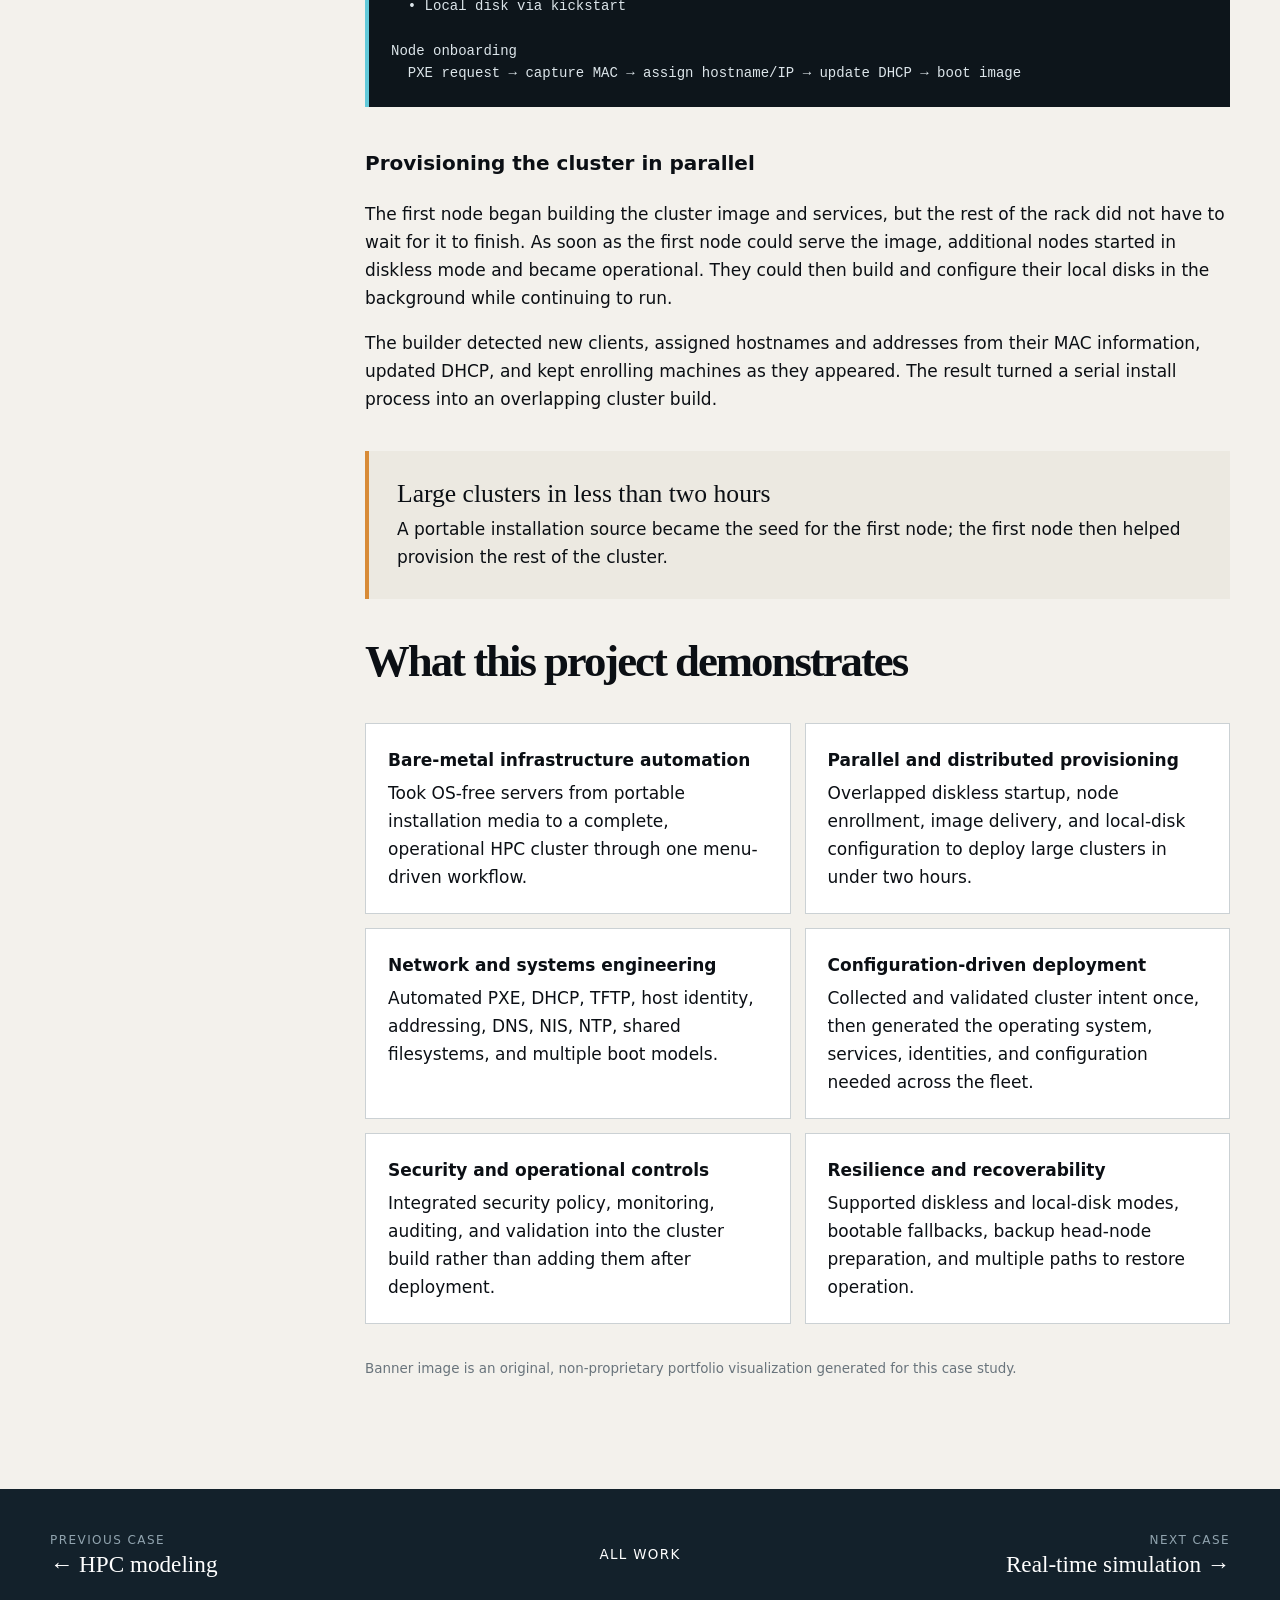
<file: projects/hpc-builder/index.html>
<!doctype html><html lang="en"><head><meta charset="utf-8"><meta name="viewport" content="width=device-width,initial-scale=1"><title>Deploying large HPC clusters from a thumb drive — Jack Pogue III</title><meta name="description" content="How Jack Pogue III automated complete bare-metal HPC deployments from one portable installation source."><link rel="stylesheet" href="../../styles.css"></head><body>
<header class="header"><nav class="nav shell"><a class="brand" href="../../">Jack Pogue III</a><div class="links"><a href="../../#work">All work</a><a href="../scene-generator/">Next case</a></div></nav></header>
<main><section class="case-hero" style="--hero:url('../../assets/hpc-builder.png')"><div class="shell"><div class="eyebrow">Infrastructure automation · Bare metal · HPC</div><h1>Deploying large HPC clusters from a thumb drive</h1><p>I created a menu-driven installation system that transformed a thumb drive or DVD and a room of unconfigured, OS-free bare-metal servers into a functioning cluster in less than two hours.</p></div></section>
<section class="story"><div class="shell story-grid"><aside><b>My responsibility</b><br>Designer and implementer<br><br><b>Starting point</b><br>Unconfigured bare-metal servers<br><br><b>Outcome</b><br>Large operational clusters in less than two hours</aside><article>
<h2>From unconfigured bare metal to an operational HPC</h2><p class="lede">A pile of servers is not an HPC. Every node still needed an identity, network configuration, boot service, consistent image, shared services, security controls, monitoring and auditing, and a reliable way to join the cluster.</p>
<p>I built a menu-driven configuration system that started directly on the cluster hardware—no installed operating system or preexisting management server required. It collected the cluster’s intent once, validated it, then built the first operating system and generated the infrastructure needed to bring the rest of the fleet online.</p>
<div class="workflow"><div class="node">Boot first node<br><small>from USB / DVD</small></div><div class="node">Build shared image<br><small>while setup continues</small></div><div class="node">Start DHCP / TFTP / PXE</div><div class="node">Boot remaining nodes<br><small>before node one finishes</small></div><div class="node">Self-configure<br><small>while operational</small></div></div>
<h3>One workflow, several deployment models</h3><p>The tool supported diskless nodes, local-disk installation, partially diskless systems, and a bootable-diskless fallback. It could configure a gateway or flat network, generate host identities and IP assignments, integrate DNS/NIS/NTP, build the node filesystem, configure security policy and monitoring/auditing services, and prepare a backup head node.</p>
<pre class="code"><code>Deployment modes
  • Diskless only
  • Partial disk — passive or forced
  • Bootable diskless fallback
  • Local disk via kickstart

Node onboarding
  PXE request → capture MAC → assign hostname/IP → update DHCP → boot image</code></pre>
<h3>Provisioning the cluster in parallel</h3><p>The first node began building the cluster image and services, but the rest of the rack did not have to wait for it to finish. As soon as the first node could serve the image, additional nodes started in diskless mode and became operational. They could then build and configure their local disks in the background while continuing to run.</p>
<p>The builder detected new clients, assigned hostnames and addresses from their MAC information, updated DHCP, and kept enrolling machines as they appeared. The result turned a serial install process into an overlapping cluster build.</p>
<div class="callout"><strong>Large clusters in less than two hours</strong> A portable installation source became the seed for the first node; the first node then helped provision the rest of the cluster.</div>
<h2>What this project demonstrates</h2>
<div class="ownership"><div><b>Bare-metal infrastructure automation</b> Took OS-free servers from portable installation media to a complete, operational HPC cluster through one menu-driven workflow.</div><div><b>Parallel and distributed provisioning</b> Overlapped diskless startup, node enrollment, image delivery, and local-disk configuration to deploy large clusters in under two hours.</div><div><b>Network and systems engineering</b> Automated PXE, DHCP, TFTP, host identity, addressing, DNS, NIS, NTP, shared filesystems, and multiple boot models.</div><div><b>Configuration-driven deployment</b> Collected and validated cluster intent once, then generated the operating system, services, identities, and configuration needed across the fleet.</div><div><b>Security and operational controls</b> Integrated security policy, monitoring, auditing, and validation into the cluster build rather than adding them after deployment.</div><div><b>Resilience and recoverability</b> Supported diskless and local-disk modes, bootable fallbacks, backup head-node preparation, and multiple paths to restore operation.</div></div>
<p class="caption">Banner image is an original, non-proprietary portfolio visualization generated for this case study.</p>
</article></div></section>
<nav class="case-nav" aria-label="Case study navigation"><div class="shell"><a href="../gridsim/"><span>Previous case</span><strong>← HPC modeling</strong></a><a class="all-work" href="../../#work">All work</a><a href="../scene-generator/"><span>Next case</span><strong>Real-time simulation →</strong></a></div></nav></main></body></html>
</file>
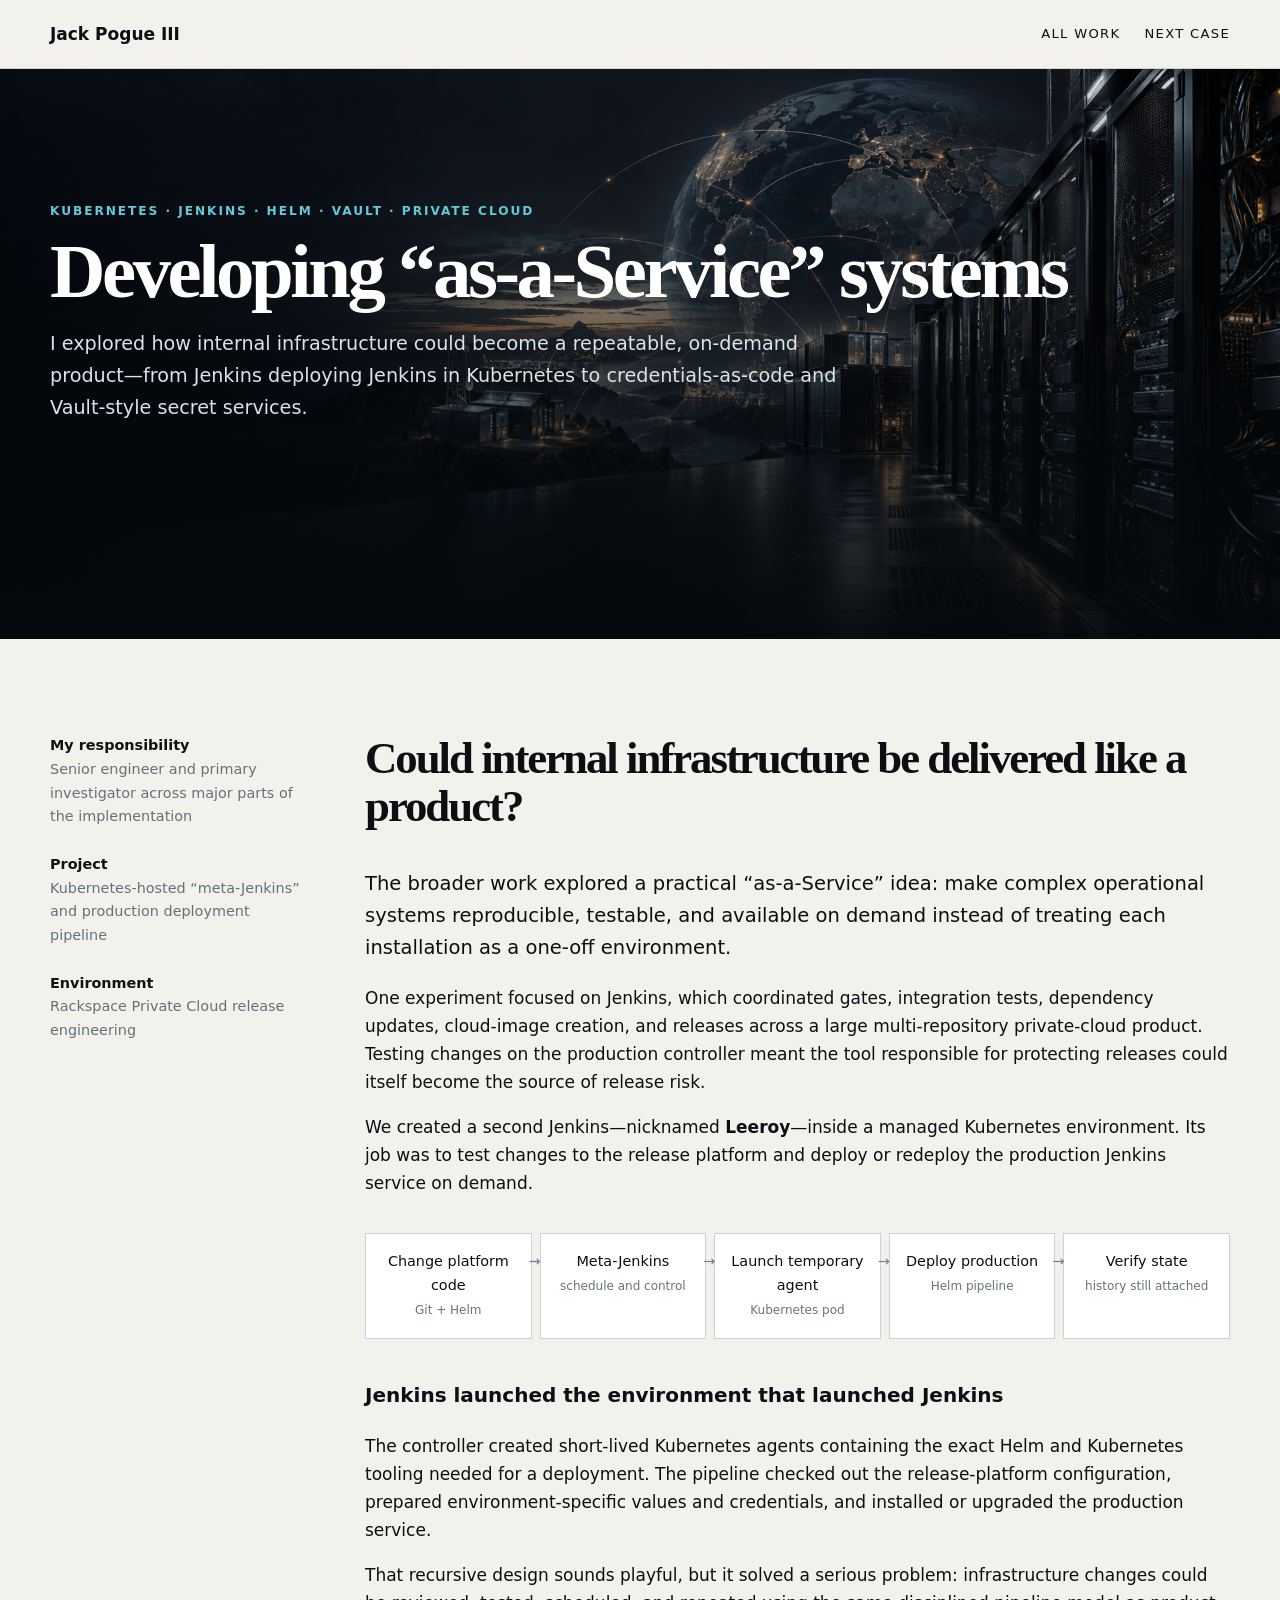
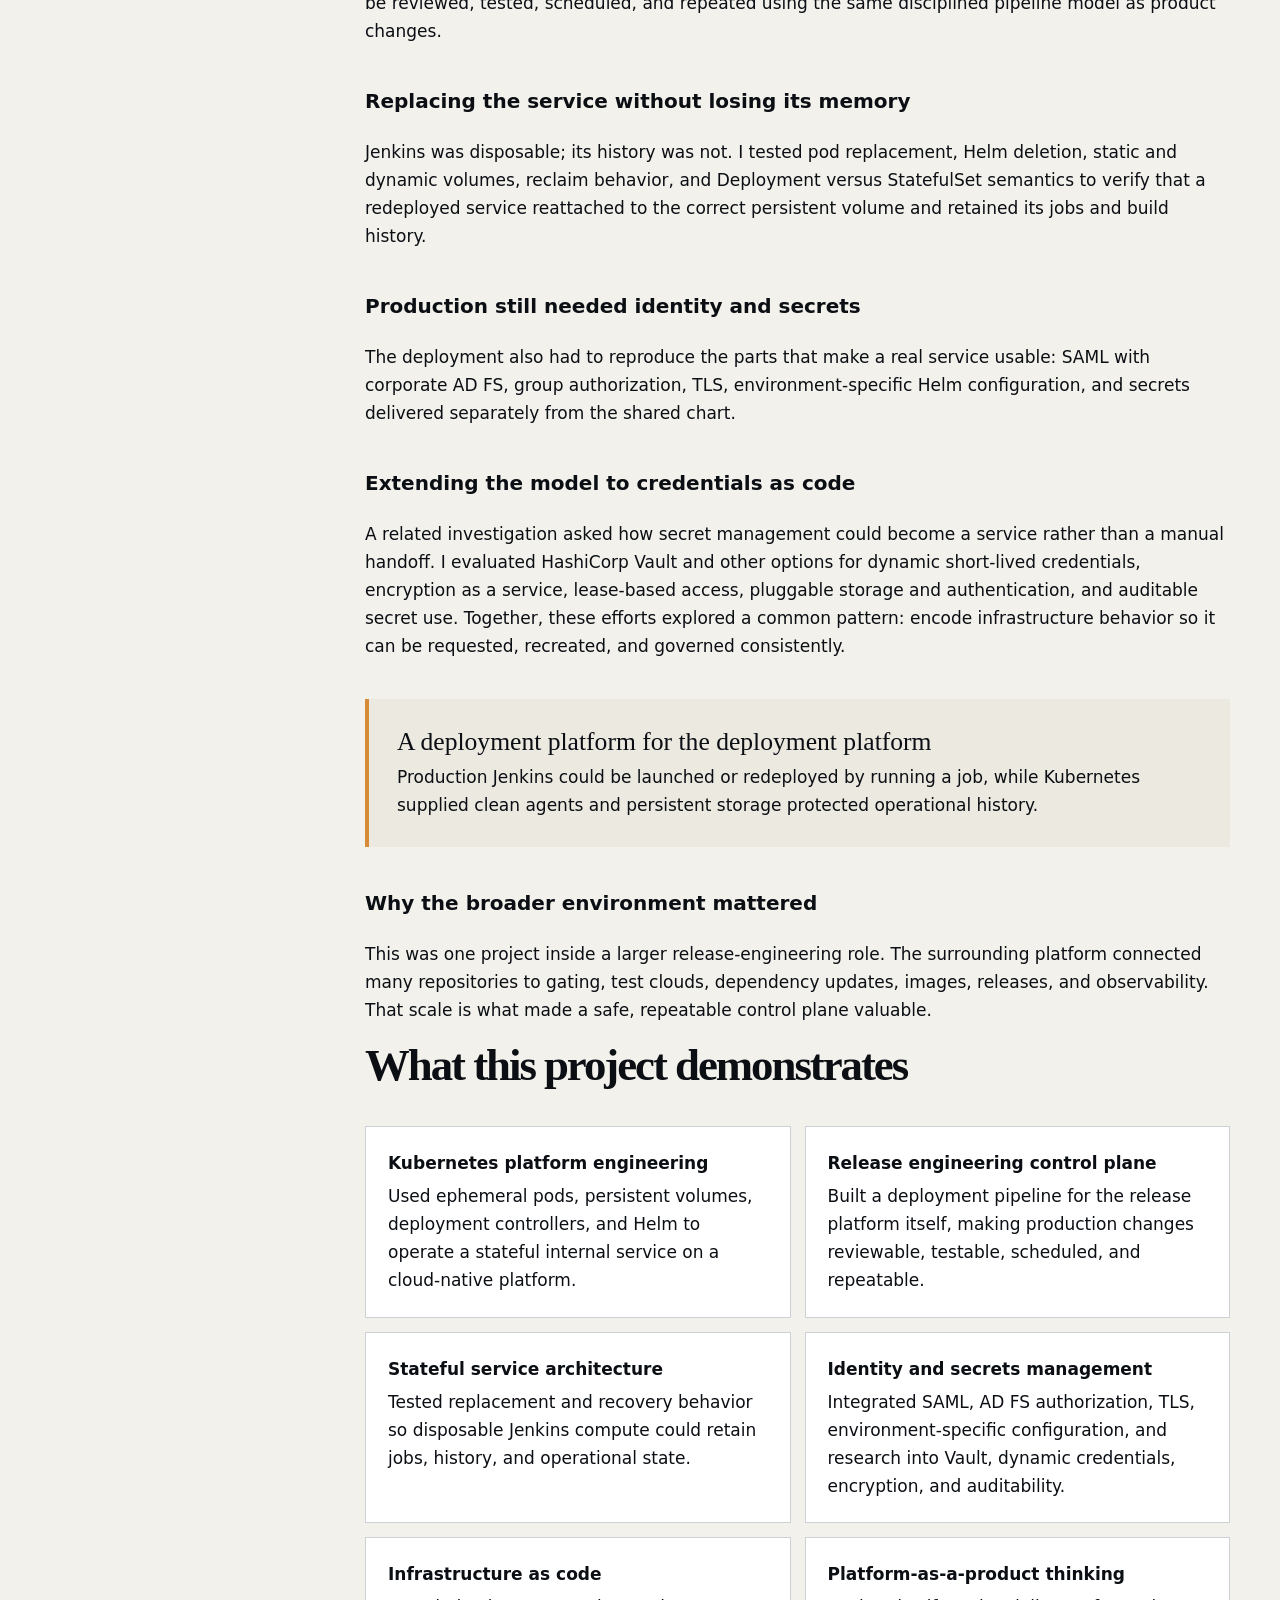
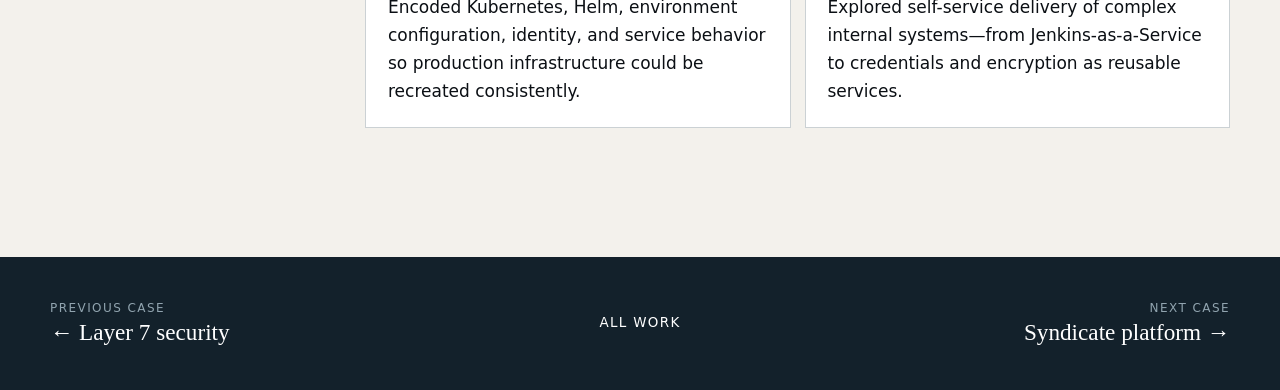
<file: projects/rackspace/index.html>
<!doctype html><html lang="en"><head><meta charset="utf-8"><meta name="viewport" content="width=device-width,initial-scale=1"><title>Developing as-a-Service systems — Jack Pogue III</title><meta name="description" content="Experiments that turned internal infrastructure into repeatable services, including a Kubernetes-hosted Jenkins deployment platform and credentials-as-code research."><link rel="stylesheet" href="../../styles.css"></head><body>
<header class="header"><nav class="nav shell"><a class="brand" href="../../">Jack Pogue III</a><div class="links"><a href="../../#work">All work</a><a href="../syndicate/">Next case</a></div></nav></header>
<main><section class="case-hero" style="--hero:url('../../assets/hero-systems.png')"><div class="shell"><div class="eyebrow">Kubernetes · Jenkins · Helm · Vault · Private cloud</div><h1>Developing “as-a-Service” systems</h1><p>I explored how internal infrastructure could become a repeatable, on-demand product—from Jenkins deploying Jenkins in Kubernetes to credentials-as-code and Vault-style secret services.</p></div></section>
<section class="story"><div class="shell story-grid"><aside><b>My responsibility</b><br>Senior engineer and primary investigator across major parts of the implementation<br><br><b>Project</b><br>Kubernetes-hosted “meta-Jenkins” and production deployment pipeline<br><br><b>Environment</b><br>Rackspace Private Cloud release engineering</aside><article>
<h2>Could internal infrastructure be delivered like a product?</h2><p class="lede">The broader work explored a practical “as-a-Service” idea: make complex operational systems reproducible, testable, and available on demand instead of treating each installation as a one-off environment.</p>
<p>One experiment focused on Jenkins, which coordinated gates, integration tests, dependency updates, cloud-image creation, and releases across a large multi-repository private-cloud product. Testing changes on the production controller meant the tool responsible for protecting releases could itself become the source of release risk.</p>
<p>We created a second Jenkins—nicknamed <strong>Leeroy</strong>—inside a managed Kubernetes environment. Its job was to test changes to the release platform and deploy or redeploy the production Jenkins service on demand.</p>
<div class="workflow"><div class="node">Change platform code<br><small>Git + Helm</small></div><div class="node">Meta-Jenkins<br><small>schedule and control</small></div><div class="node">Launch temporary agent<br><small>Kubernetes pod</small></div><div class="node">Deploy production<br><small>Helm pipeline</small></div><div class="node">Verify state<br><small>history still attached</small></div></div>
<h3>Jenkins launched the environment that launched Jenkins</h3><p>The controller created short-lived Kubernetes agents containing the exact Helm and Kubernetes tooling needed for a deployment. The pipeline checked out the release-platform configuration, prepared environment-specific values and credentials, and installed or upgraded the production service.</p>
<p>That recursive design sounds playful, but it solved a serious problem: infrastructure changes could be reviewed, tested, scheduled, and repeated using the same disciplined pipeline model as product changes.</p>
<h3>Replacing the service without losing its memory</h3><p>Jenkins was disposable; its history was not. I tested pod replacement, Helm deletion, static and dynamic volumes, reclaim behavior, and Deployment versus StatefulSet semantics to verify that a redeployed service reattached to the correct persistent volume and retained its jobs and build history.</p>
<h3>Production still needed identity and secrets</h3><p>The deployment also had to reproduce the parts that make a real service usable: SAML with corporate AD FS, group authorization, TLS, environment-specific Helm configuration, and secrets delivered separately from the shared chart.</p>
<h3>Extending the model to credentials as code</h3><p>A related investigation asked how secret management could become a service rather than a manual handoff. I evaluated HashiCorp Vault and other options for dynamic short-lived credentials, encryption as a service, lease-based access, pluggable storage and authentication, and auditable secret use. Together, these efforts explored a common pattern: encode infrastructure behavior so it can be requested, recreated, and governed consistently.</p>
<div class="callout"><strong>A deployment platform for the deployment platform</strong> Production Jenkins could be launched or redeployed by running a job, while Kubernetes supplied clean agents and persistent storage protected operational history.</div>
<h3>Why the broader environment mattered</h3><p>This was one project inside a larger release-engineering role. The surrounding platform connected many repositories to gating, test clouds, dependency updates, images, releases, and observability. That scale is what made a safe, repeatable control plane valuable.</p>
<h2>What this project demonstrates</h2>
<div class="ownership"><div><b>Kubernetes platform engineering</b> Used ephemeral pods, persistent volumes, deployment controllers, and Helm to operate a stateful internal service on a cloud-native platform.</div><div><b>Release engineering control plane</b> Built a deployment pipeline for the release platform itself, making production changes reviewable, testable, scheduled, and repeatable.</div><div><b>Stateful service architecture</b> Tested replacement and recovery behavior so disposable Jenkins compute could retain jobs, history, and operational state.</div><div><b>Identity and secrets management</b> Integrated SAML, AD FS authorization, TLS, environment-specific configuration, and research into Vault, dynamic credentials, encryption, and auditability.</div><div><b>Infrastructure as code</b> Encoded Kubernetes, Helm, environment configuration, identity, and service behavior so production infrastructure could be recreated consistently.</div><div><b>Platform-as-a-product thinking</b> Explored self-service delivery of complex internal systems—from Jenkins-as-a-Service to credentials and encryption as reusable services.</div></div>
</article></div></section>
<nav class="case-nav" aria-label="Case study navigation"><div class="shell"><a href="../waf-layer7-security/"><span>Previous case</span><strong>← Layer 7 security</strong></a><a class="all-work" href="../../#work">All work</a><a href="../syndicate/"><span>Next case</span><strong>Syndicate platform →</strong></a></div></nav></main></body></html>
</file>
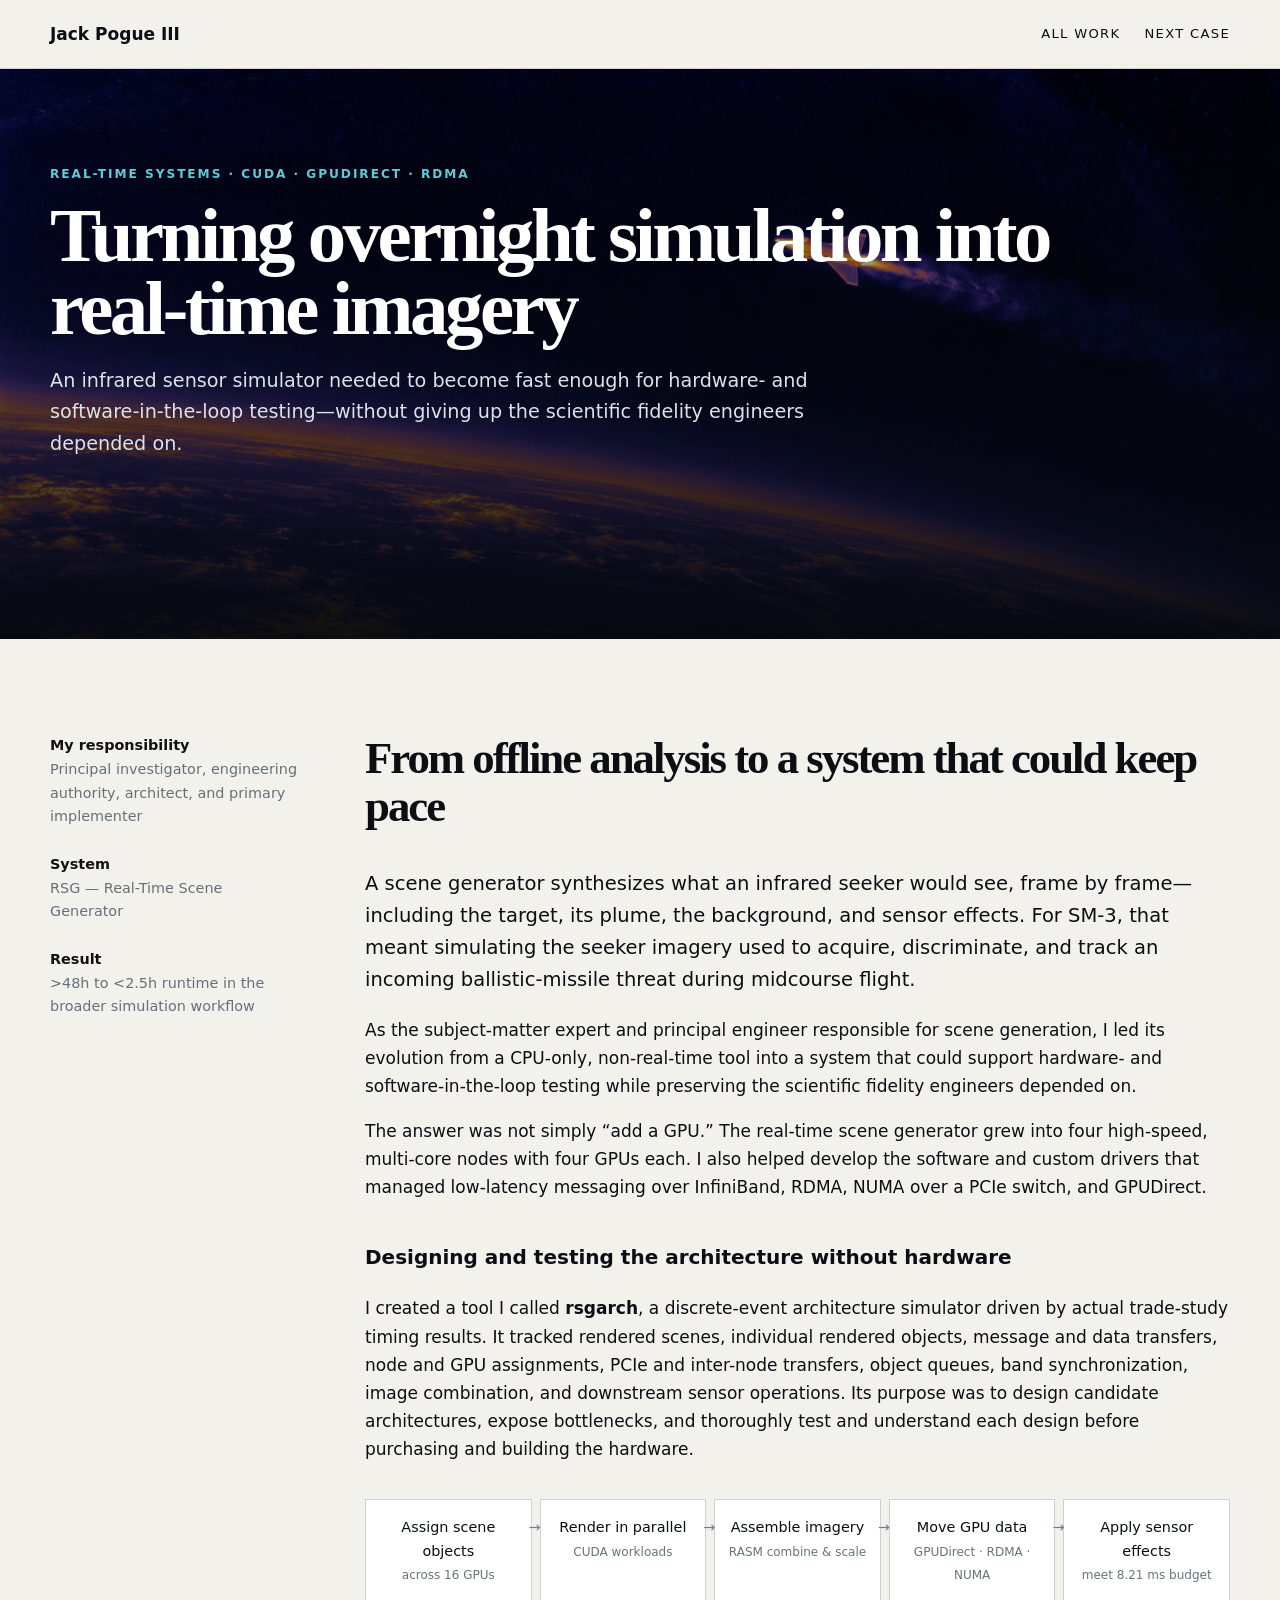
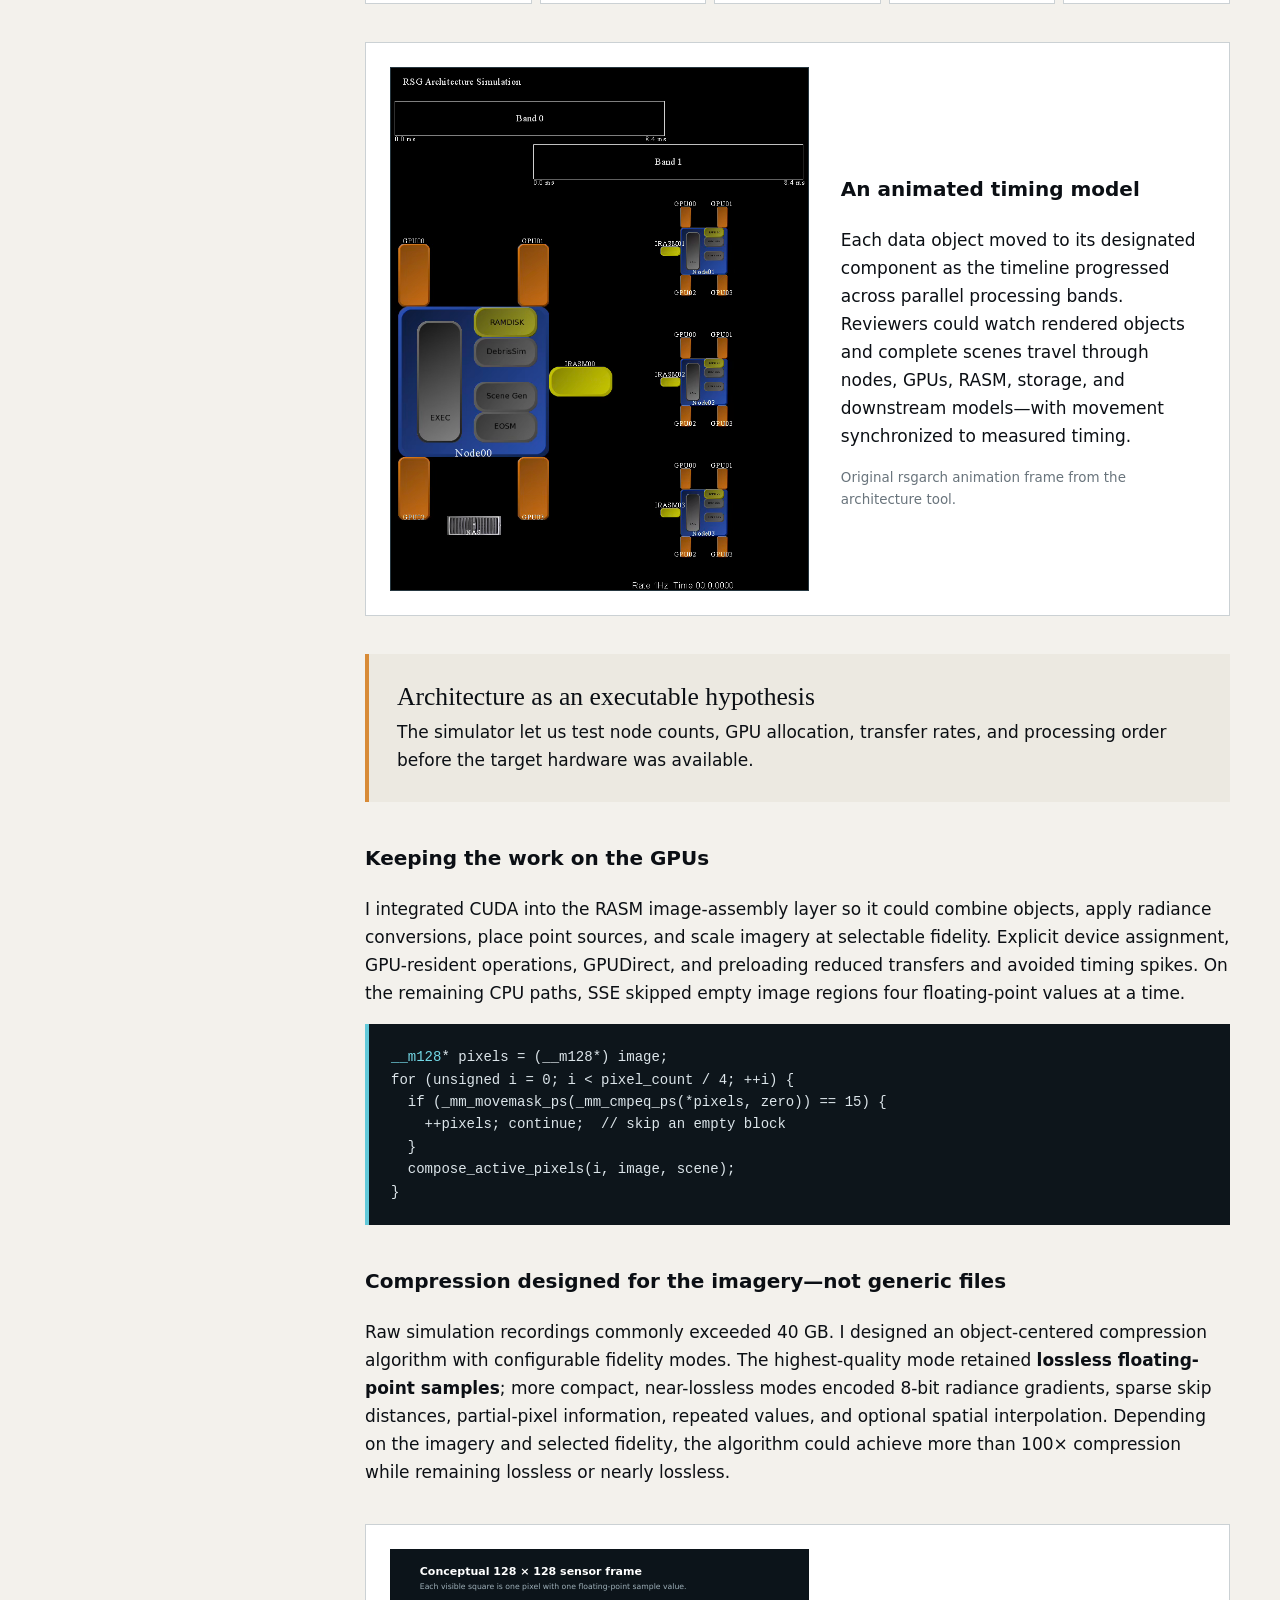
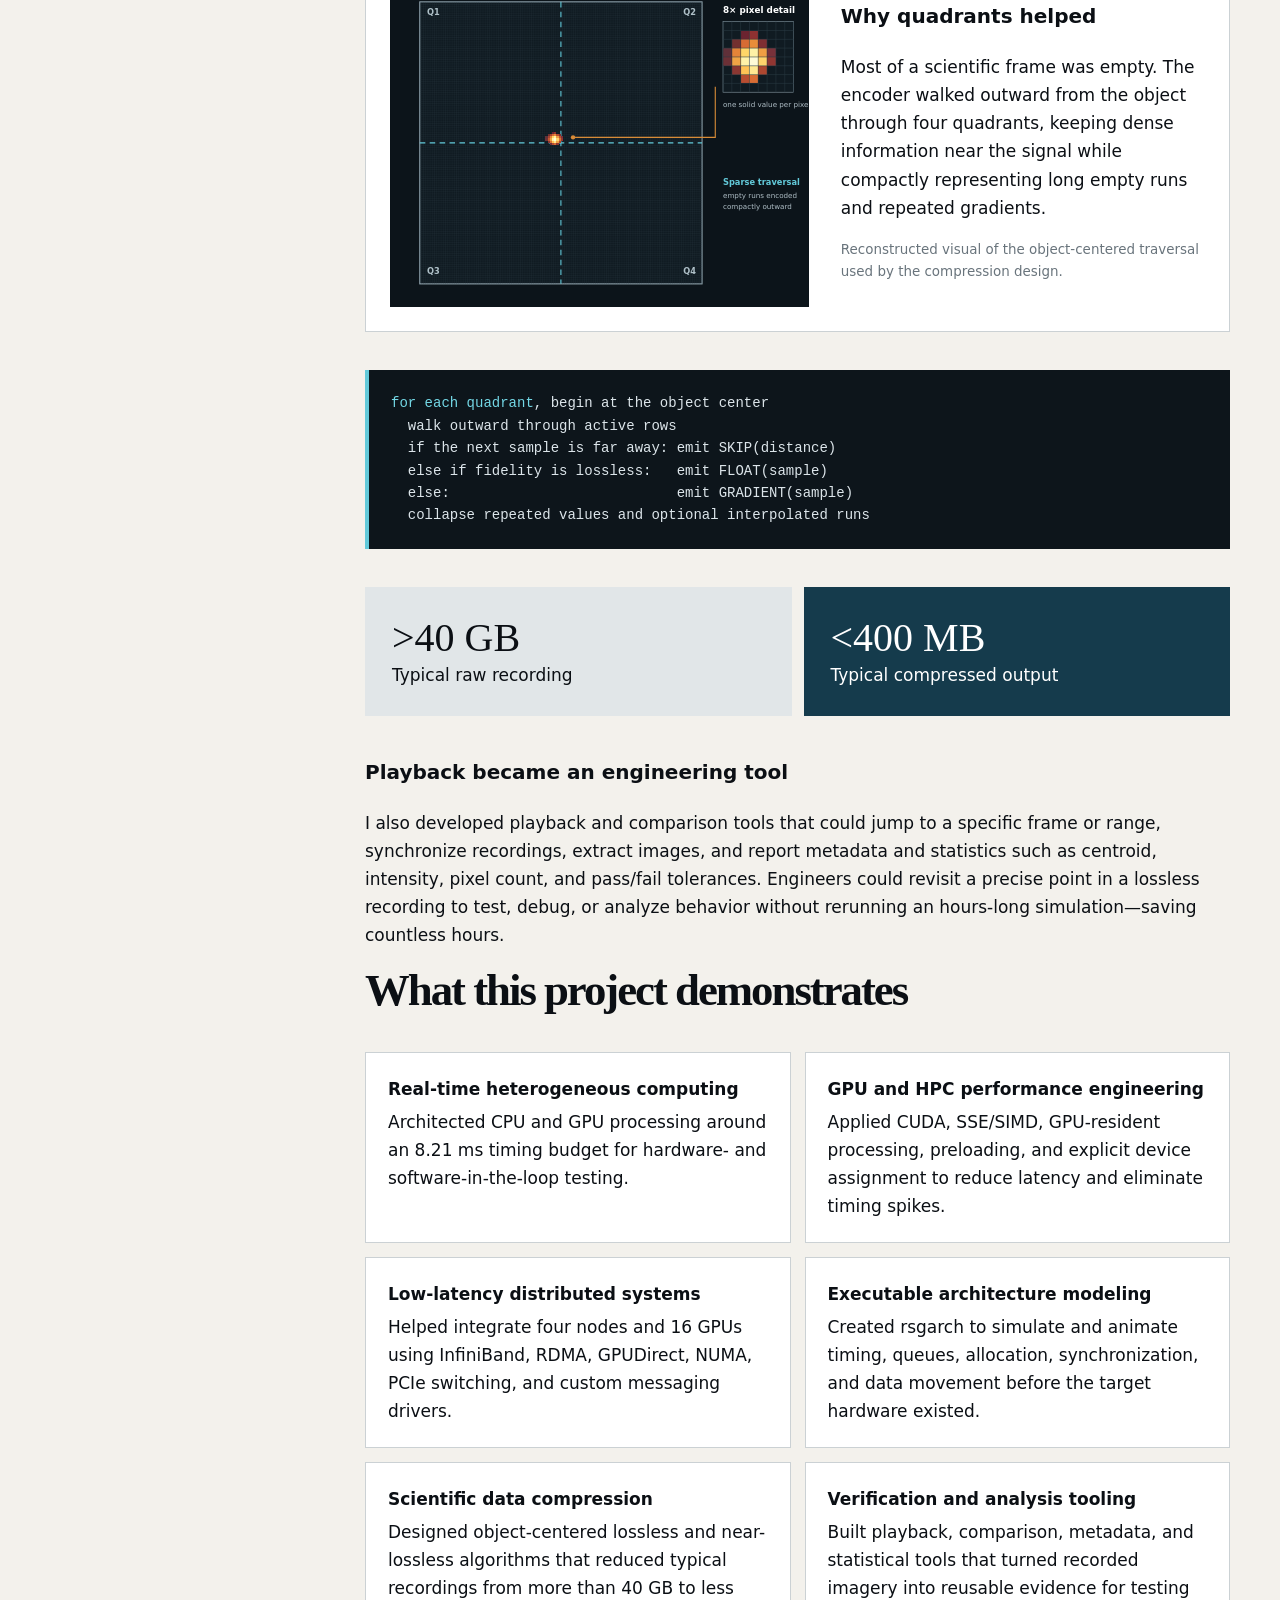
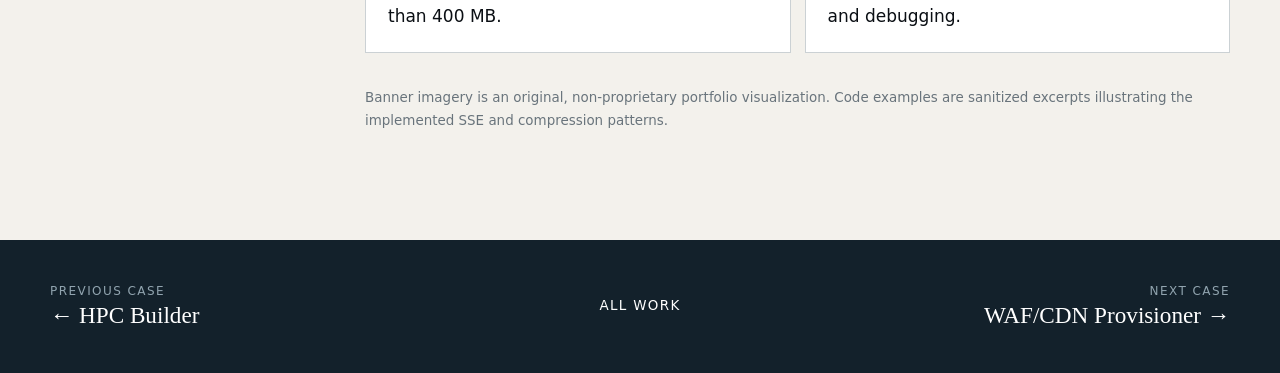
<file: projects/scene-generator/index.html>
<!doctype html><html lang="en"><head><meta charset="utf-8"><meta name="viewport" content="width=device-width,initial-scale=1"><title>Turning overnight simulation into real-time imagery — Jack Pogue III</title><meta name="description" content="How a CPU-only scene generator evolved into a real-time four-node, 16-GPU system for hardware- and software-in-the-loop testing."><link rel="stylesheet" href="../../styles.css"></head><body>
<header class="header"><nav class="nav shell"><a class="brand" href="../../">Jack Pogue III</a><div class="links"><a href="../../#work">All work</a><a href="../godaddy-provisioner/">Next case</a></div></nav></header>
<main><section class="case-hero" style="--hero:url('../../assets/sensor-thermal.png')"><div class="shell"><div class="eyebrow">Real-time systems · CUDA · GPUDirect · RDMA</div><h1>Turning overnight simulation into real-time imagery</h1><p>An infrared sensor simulator needed to become fast enough for hardware- and software-in-the-loop testing—without giving up the scientific fidelity engineers depended on.</p></div></section>
<section class="story"><div class="shell story-grid"><aside><b>My responsibility</b><br>Principal investigator, engineering authority, architect, and primary implementer<br><br><b>System</b><br>RSG — Real-Time Scene Generator<br><br><b>Result</b><br>&gt;48h to &lt;2.5h runtime in the broader simulation workflow</aside><article>
<h2>From offline analysis to a system that could keep pace</h2><p class="lede">A scene generator synthesizes what an infrared seeker would see, frame by frame—including the target, its plume, the background, and sensor effects. For SM-3, that meant simulating the seeker imagery used to acquire, discriminate, and track an incoming ballistic-missile threat during midcourse flight.</p>
<p>As the subject-matter expert and principal engineer responsible for scene generation, I led its evolution from a CPU-only, non-real-time tool into a system that could support hardware- and software-in-the-loop testing while preserving the scientific fidelity engineers depended on.</p>
<p>The answer was not simply “add a GPU.” The real-time scene generator grew into four high-speed, multi-core nodes with four GPUs each. I also helped develop the software and custom drivers that managed low-latency messaging over InfiniBand, RDMA, NUMA over a PCIe switch, and GPUDirect.</p>
<h3>Designing and testing the architecture without hardware</h3><p>I created a tool I called <strong>rsgarch</strong>, a discrete-event architecture simulator driven by actual trade-study timing results. It tracked rendered scenes, individual rendered objects, message and data transfers, node and GPU assignments, PCIe and inter-node transfers, object queues, band synchronization, image combination, and downstream sensor operations. Its purpose was to design candidate architectures, expose bottlenecks, and thoroughly test and understand each design before purchasing and building the hardware.</p>
<div class="workflow"><div class="node">Assign scene objects<br><small>across 16 GPUs</small></div><div class="node">Render in parallel<br><small>CUDA workloads</small></div><div class="node">Assemble imagery<br><small>RASM combine &amp; scale</small></div><div class="node">Move GPU data<br><small>GPUDirect · RDMA · NUMA</small></div><div class="node">Apply sensor effects<br><small>meet 8.21 ms budget</small></div></div>
<div class="evidence rsgarch-figure"><img src="../../assets/rsgarch-animation.png" alt="RSG architecture simulation showing timed processing bands, four GPU nodes, scene-generation components, and data objects"><div><h3>An animated timing model</h3><p>Each data object moved to its designated component as the timeline progressed across parallel processing bands. Reviewers could watch rendered objects and complete scenes travel through nodes, GPUs, RASM, storage, and downstream models—with movement synchronized to measured timing.</p><p class="caption">Original rsgarch animation frame from the architecture tool.</p></div></div>
<div class="callout"><strong>Architecture as an executable hypothesis</strong> The simulator let us test node counts, GPU allocation, transfer rates, and processing order before the target hardware was available.</div>
<h3>Keeping the work on the GPUs</h3><p>I integrated CUDA into the RASM image-assembly layer so it could combine objects, apply radiance conversions, place point sources, and scale imagery at selectable fidelity. Explicit device assignment, GPU-resident operations, GPUDirect, and preloading reduced transfers and avoided timing spikes. On the remaining CPU paths, SSE skipped empty image regions four floating-point values at a time.</p>
<pre class="code"><code><span class="accent">__m128</span>* pixels = (__m128*) image;
for (unsigned i = 0; i &lt; pixel_count / 4; ++i) {
  if (_mm_movemask_ps(_mm_cmpeq_ps(*pixels, zero)) == 15) {
    ++pixels; continue;  // skip an empty block
  }
  compose_active_pixels(i, image, scene);
}</code></pre>
<h3>Compression designed for the imagery—not generic files</h3><p>Raw simulation recordings commonly exceeded 40 GB. I designed an object-centered compression algorithm with configurable fidelity modes. The highest-quality mode retained <strong>lossless floating-point samples</strong>; more compact, near-lossless modes encoded 8-bit radiance gradients, sparse skip distances, partial-pixel information, repeated values, and optional spatial interpolation. Depending on the imagery and selected fidelity, the algorithm could achieve more than 100× compression while remaining lossless or nearly lossless.</p>
<div class="evidence compression-figure"><img src="../../assets/compression-quadrants.svg" alt="Pixel grid divided into four quadrants around a bright object near the center"><div><h3>Why quadrants helped</h3><p>Most of a scientific frame was empty. The encoder walked outward from the object through four quadrants, keeping dense information near the signal while compactly representing long empty runs and repeated gradients.</p><p class="caption">Reconstructed visual of the object-centered traversal used by the compression design.</p></div></div>
<pre class="code"><code><span class="accent">for each quadrant</span>, begin at the object center
  walk outward through active rows
  if the next sample is far away: emit SKIP(distance)
  else if fidelity is lossless:   emit FLOAT(sample)
  else:                           emit GRADIENT(sample)
  collapse repeated values and optional interpolated runs</code></pre>
<div class="compare"><div><b>&gt;40 GB</b> Typical raw recording</div><div class="after"><b>&lt;400 MB</b> Typical compressed output</div></div>
<h3>Playback became an engineering tool</h3><p>I also developed playback and comparison tools that could jump to a specific frame or range, synchronize recordings, extract images, and report metadata and statistics such as centroid, intensity, pixel count, and pass/fail tolerances. Engineers could revisit a precise point in a lossless recording to test, debug, or analyze behavior without rerunning an hours-long simulation—saving countless hours.</p>
<h2>What this project demonstrates</h2>
<div class="ownership"><div><b>Real-time heterogeneous computing</b> Architected CPU and GPU processing around an 8.21 ms timing budget for hardware- and software-in-the-loop testing.</div><div><b>GPU and HPC performance engineering</b> Applied CUDA, SSE/SIMD, GPU-resident processing, preloading, and explicit device assignment to reduce latency and eliminate timing spikes.</div><div><b>Low-latency distributed systems</b> Helped integrate four nodes and 16 GPUs using InfiniBand, RDMA, GPUDirect, NUMA, PCIe switching, and custom messaging drivers.</div><div><b>Executable architecture modeling</b> Created rsgarch to simulate and animate timing, queues, allocation, synchronization, and data movement before the target hardware existed.</div><div><b>Scientific data compression</b> Designed object-centered lossless and near-lossless algorithms that reduced typical recordings from more than 40 GB to less than 400 MB.</div><div><b>Verification and analysis tooling</b> Built playback, comparison, metadata, and statistical tools that turned recorded imagery into reusable evidence for testing and debugging.</div></div>
<p class="caption">Banner imagery is an original, non-proprietary portfolio visualization. Code examples are sanitized excerpts illustrating the implemented SSE and compression patterns.</p>
</article></div></section>
<nav class="case-nav" aria-label="Case study navigation"><div class="shell"><a href="../hpc-builder/"><span>Previous case</span><strong>← HPC Builder</strong></a><a class="all-work" href="../../#work">All work</a><a href="../godaddy-provisioner/"><span>Next case</span><strong>WAF/CDN Provisioner →</strong></a></div></nav></main></body></html>
</file>
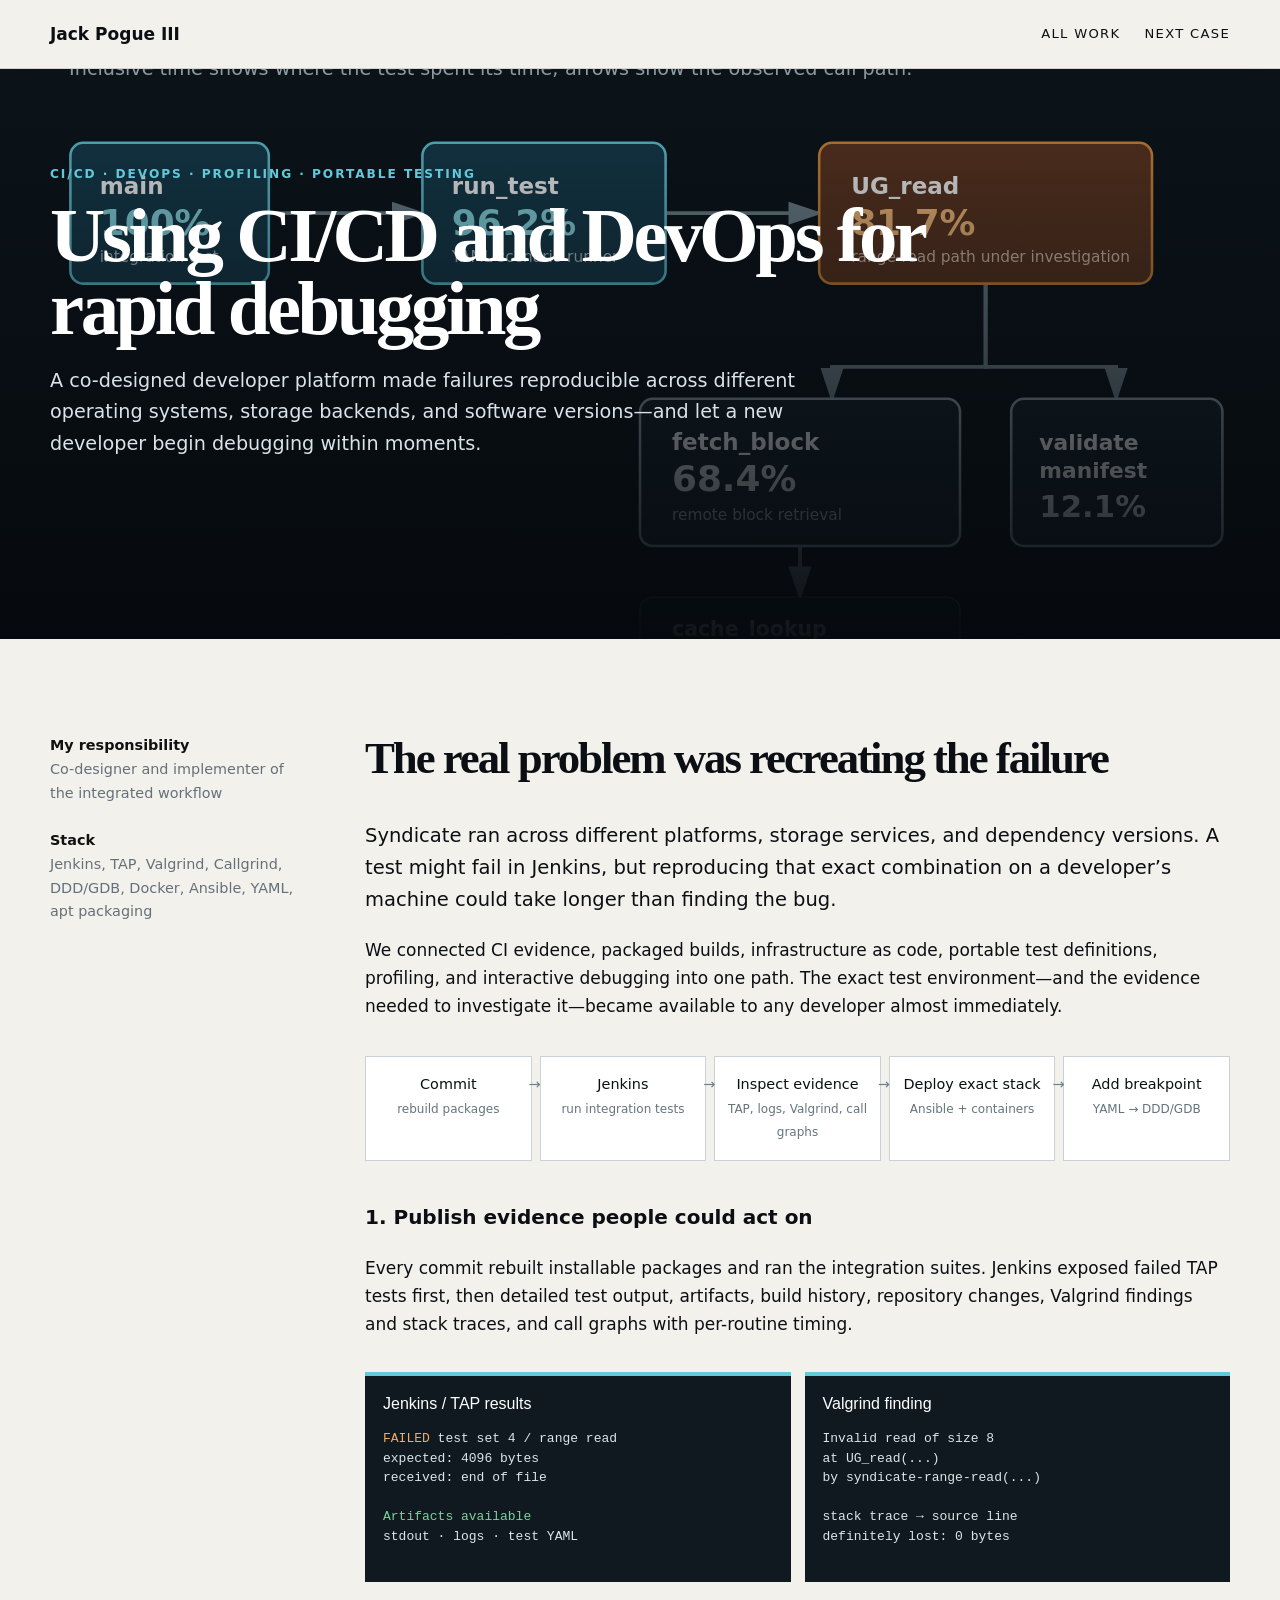
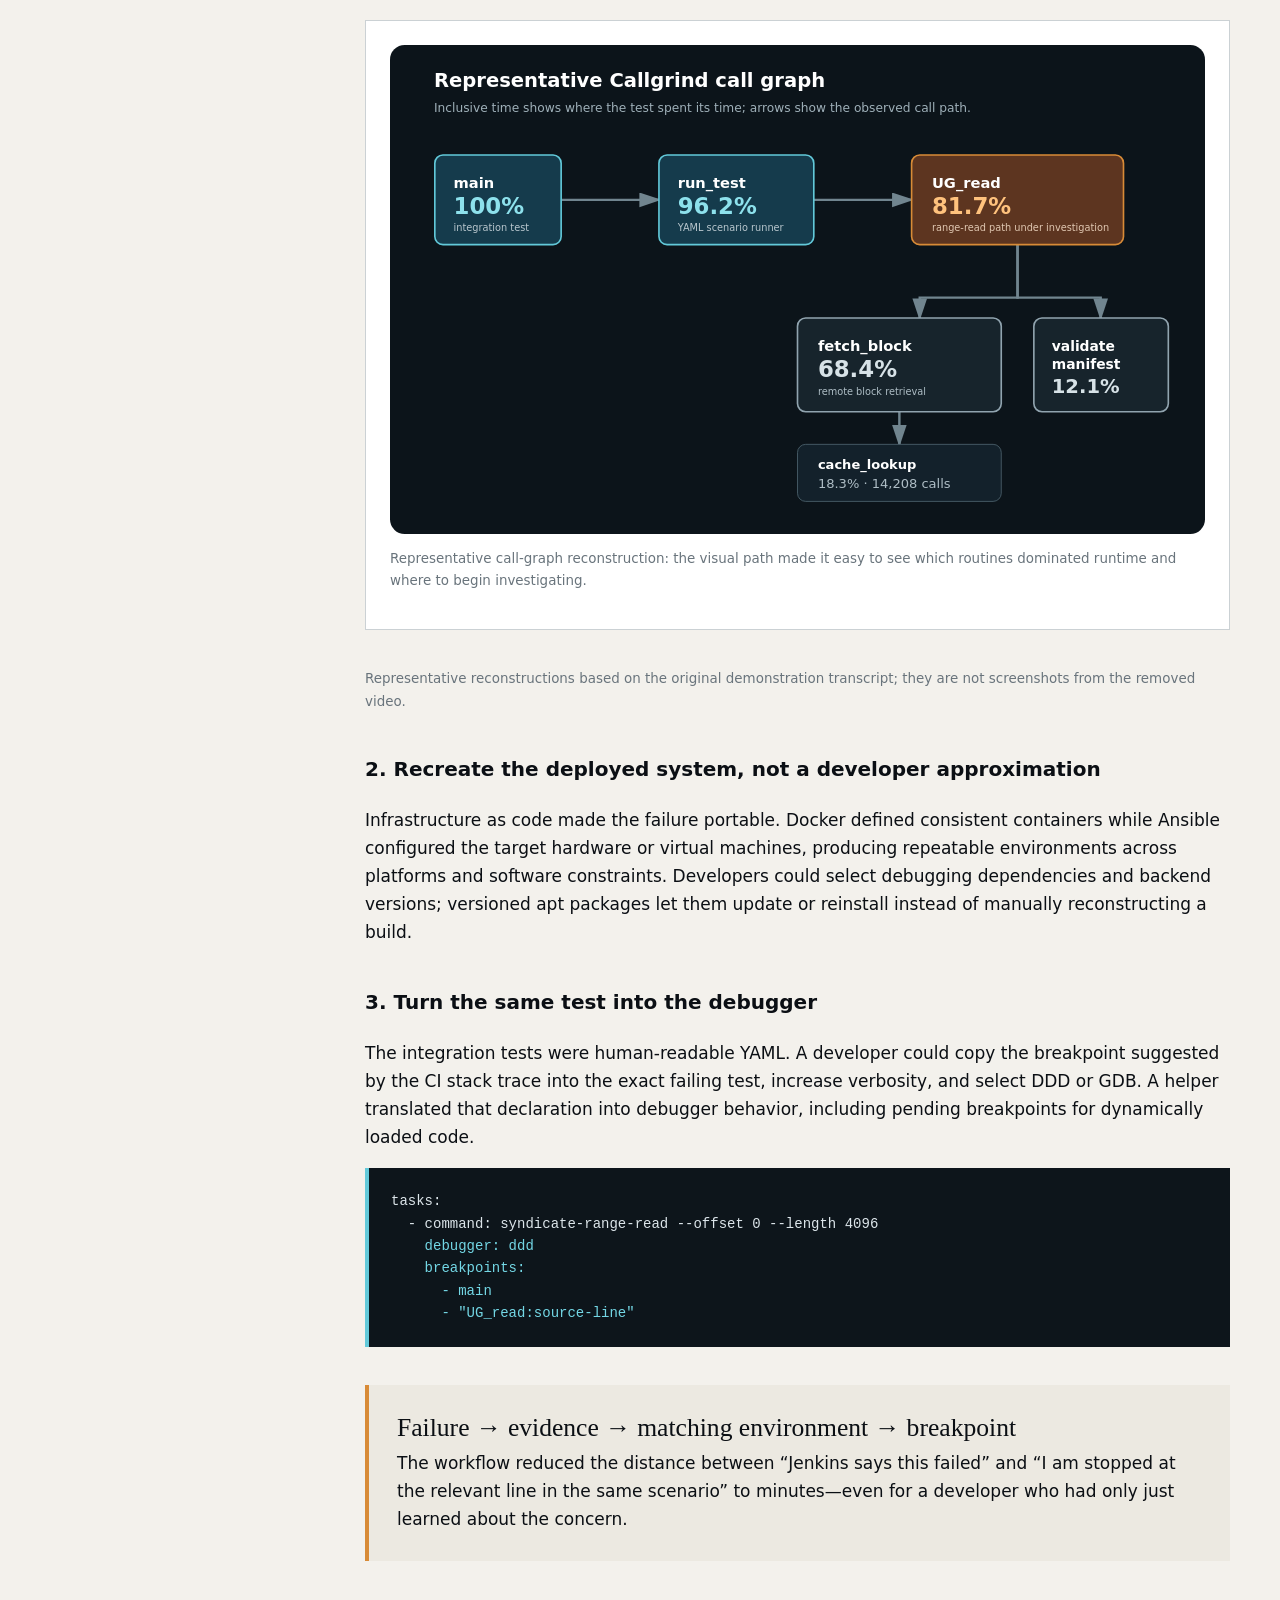
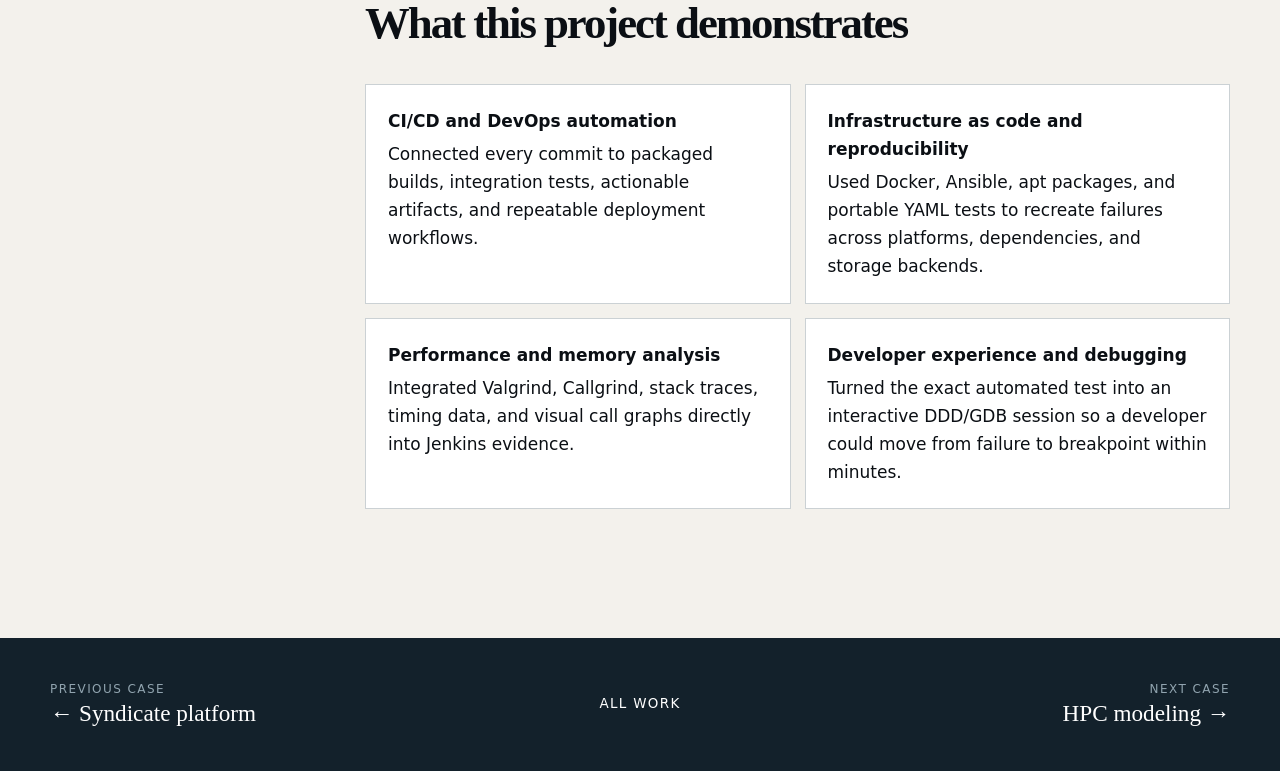
<file: projects/syndicate-dev-platform/index.html>
<!doctype html><html lang="en"><head><meta charset="utf-8"><meta name="viewport" content="width=device-width,initial-scale=1"><title>Using CI/CD and DevOps for rapid debugging — Jack Pogue III</title><meta name="description" content="A portable CI, deployment, profiling, and debugging workflow for the Syndicate distributed storage project."><link rel="stylesheet" href="../../styles.css"></head><body>
<header class="header"><nav class="nav shell"><a class="brand" href="../../">Jack Pogue III</a><div class="links"><a href="../../#work">All work</a><a href="../gridsim/">Next case</a></div></nav></header>
<main><section class="case-hero" style="--hero:url('../../assets/callgraph.svg')"><div class="shell"><div class="eyebrow">CI/CD · DevOps · Profiling · Portable testing</div><h1>Using CI/CD and DevOps for rapid debugging</h1><p>A co-designed developer platform made failures reproducible across different operating systems, storage backends, and software versions—and let a new developer begin debugging within moments.</p></div></section>
<section class="story"><div class="shell story-grid"><aside><b>My responsibility</b><br>Co-designer and implementer of the integrated workflow<br><br><b>Stack</b><br>Jenkins, TAP, Valgrind, Callgrind, DDD/GDB, Docker, Ansible, YAML, apt packaging</aside><article>
<h2>The real problem was recreating the failure</h2><p class="lede">Syndicate ran across different platforms, storage services, and dependency versions. A test might fail in Jenkins, but reproducing that exact combination on a developer’s machine could take longer than finding the bug.</p>
<p>We connected CI evidence, packaged builds, infrastructure as code, portable test definitions, profiling, and interactive debugging into one path. The exact test environment—and the evidence needed to investigate it—became available to any developer almost immediately.</p>
<div class="workflow"><div class="node">Commit<br><small>rebuild packages</small></div><div class="node">Jenkins<br><small>run integration tests</small></div><div class="node">Inspect evidence<br><small>TAP, logs, Valgrind, call graphs</small></div><div class="node">Deploy exact stack<br><small>Ansible + containers</small></div><div class="node">Add breakpoint<br><small>YAML → DDD/GDB</small></div></div>
<h3>1. Publish evidence people could act on</h3><p>Every commit rebuilt installable packages and ran the integration suites. Jenkins exposed failed TAP tests first, then detailed test output, artifacts, build history, repository changes, Valgrind findings and stack traces, and call graphs with per-routine timing.</p>
<div class="artifact-grid two" aria-label="Reconstructed examples of CI analysis artifacts"><div class="artifact"><b>Jenkins / TAP results</b> <span class="warn">FAILED</span> test set 4 / range read<br>expected: 4096 bytes<br>received: end of file<br><br><span class="good">Artifacts available</span><br>stdout · logs · test YAML</div><div class="artifact"><b>Valgrind finding</b> Invalid read of size 8<br>at UG_read(...)<br>by syndicate-range-read(...)<br><br>stack trace → source line<br>definitely lost: 0 bytes</div></div>
<div class="evidence callgraph-figure"><img src="../../assets/callgraph.svg" alt="Representative Callgrind call graph showing a range-read path and inclusive timing percentages"><p class="caption">Representative call-graph reconstruction: the visual path made it easy to see which routines dominated runtime and where to begin investigating.</p></div>
<p class="caption">Representative reconstructions based on the original demonstration transcript; they are not screenshots from the removed video.</p>
<h3>2. Recreate the deployed system, not a developer approximation</h3><p>Infrastructure as code made the failure portable. Docker defined consistent containers while Ansible configured the target hardware or virtual machines, producing repeatable environments across platforms and software constraints. Developers could select debugging dependencies and backend versions; versioned apt packages let them update or reinstall instead of manually reconstructing a build.</p>
<h3>3. Turn the same test into the debugger</h3><p>The integration tests were human-readable YAML. A developer could copy the breakpoint suggested by the CI stack trace into the exact failing test, increase verbosity, and select DDD or GDB. A helper translated that declaration into debugger behavior, including pending breakpoints for dynamically loaded code.</p>
<pre class="code"><code>tasks:
  - command: syndicate-range-read --offset 0 --length 4096
    <span class="accent">debugger: ddd
    breakpoints:
      - main
      - "UG_read:source-line"</span></code></pre>
<div class="callout"><strong>Failure → evidence → matching environment → breakpoint</strong> The workflow reduced the distance between “Jenkins says this failed” and “I am stopped at the relevant line in the same scenario” to minutes—even for a developer who had only just learned about the concern.</div>
<h2>What this project demonstrates</h2>
<div class="ownership"><div><b>CI/CD and DevOps automation</b> Connected every commit to packaged builds, integration tests, actionable artifacts, and repeatable deployment workflows.</div><div><b>Infrastructure as code and reproducibility</b> Used Docker, Ansible, apt packages, and portable YAML tests to recreate failures across platforms, dependencies, and storage backends.</div><div><b>Performance and memory analysis</b> Integrated Valgrind, Callgrind, stack traces, timing data, and visual call graphs directly into Jenkins evidence.</div><div><b>Developer experience and debugging</b> Turned the exact automated test into an interactive DDD/GDB session so a developer could move from failure to breakpoint within minutes.</div></div>
</article></div></section>
<nav class="case-nav" aria-label="Case study navigation"><div class="shell"><a href="../syndicate/"><span>Previous case</span><strong>← Syndicate platform</strong></a><a class="all-work" href="../../#work">All work</a><a href="../gridsim/"><span>Next case</span><strong>HPC modeling →</strong></a></div></nav></main></body></html>
</file>
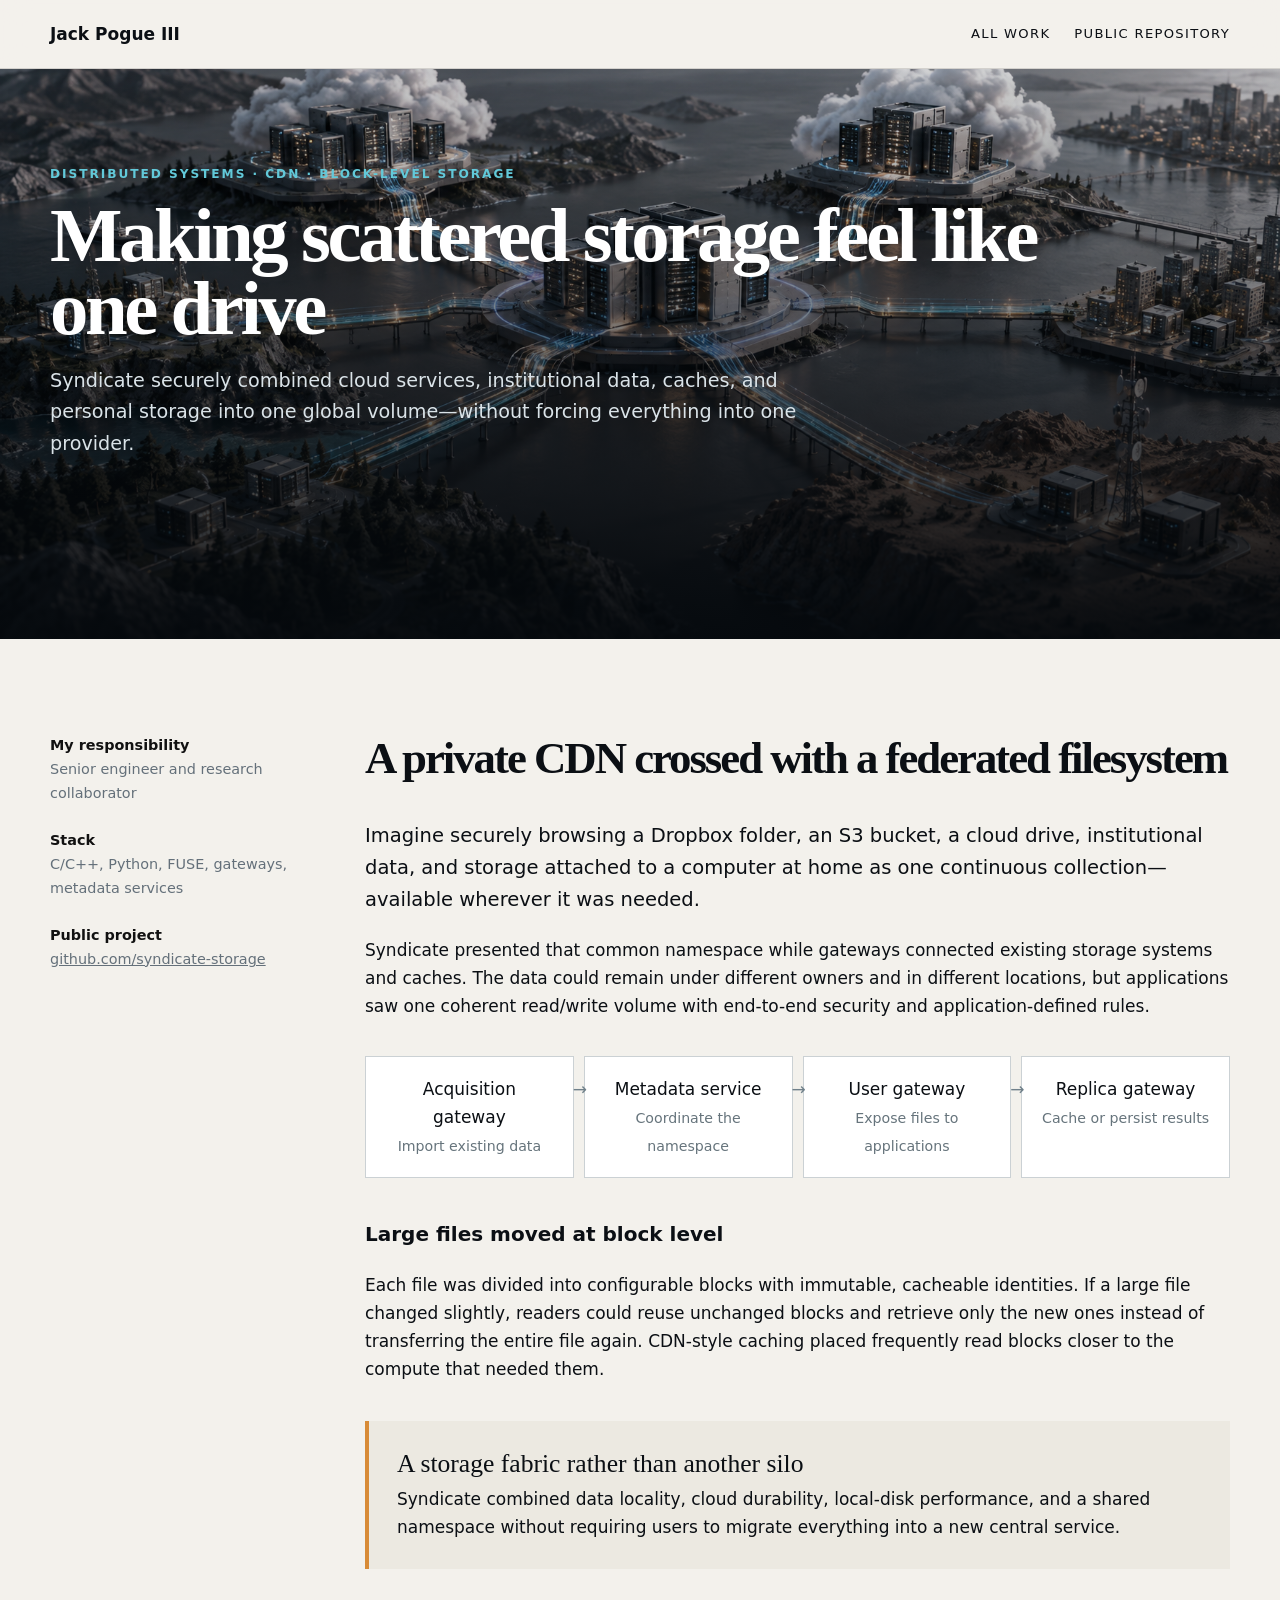
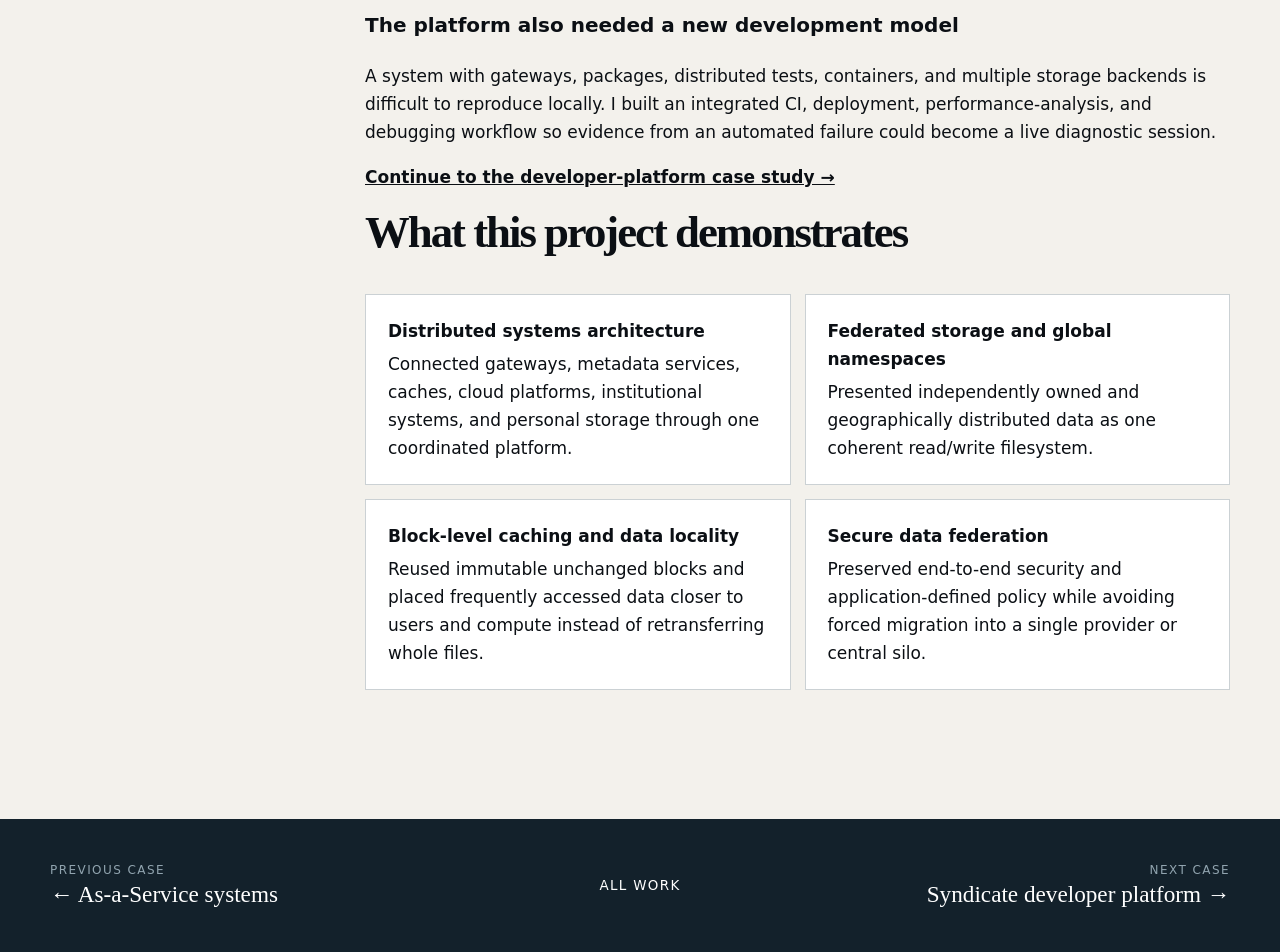
<file: projects/syndicate/index.html>
<!doctype html><html lang="en"><head><meta charset="utf-8"><meta name="viewport" content="width=device-width,initial-scale=1"><title>Making scattered storage feel like one drive — Jack Pogue III</title><meta name="description" content="How Syndicate combined cloud storage, caches, institutional systems, and personal devices into secure global volumes."><link rel="stylesheet" href="../../styles.css"></head><body>
<header class="header"><nav class="nav shell"><a class="brand" href="../../">Jack Pogue III</a><div class="links"><a href="../../#work">All work</a><a href="https://github.com/syndicate-storage/syndicate-core">Public repository</a></div></nav></header>
<main><section class="case-hero" style="--hero:url('../../assets/distributed-storage.png')"><div class="shell"><div class="eyebrow">Distributed systems · CDN · Block-level storage</div><h1>Making scattered storage feel like one drive</h1><p>Syndicate securely combined cloud services, institutional data, caches, and personal storage into one global volume—without forcing everything into one provider.</p></div></section>
<section class="story"><div class="shell story-grid"><aside><b>My responsibility</b><br>Senior engineer and research collaborator<br><br><b>Stack</b><br>C/C++, Python, FUSE, gateways, metadata services<br><br><b>Public project</b><br><a href="https://github.com/syndicate-storage">github.com/syndicate-storage</a></aside><article>
<h2>A private CDN crossed with a federated filesystem</h2><p class="lede">Imagine securely browsing a Dropbox folder, an S3 bucket, a cloud drive, institutional data, and storage attached to a computer at home as one continuous collection—available wherever it was needed.</p>
<p>Syndicate presented that common namespace while gateways connected existing storage systems and caches. The data could remain under different owners and in different locations, but applications saw one coherent read/write volume with end-to-end security and application-defined rules.</p>
<div class="diagram"><div class="node">Acquisition gateway<br><small>Import existing data</small></div><div class="node">Metadata service<br><small>Coordinate the namespace</small></div><div class="node">User gateway<br><small>Expose files to applications</small></div><div class="node">Replica gateway<br><small>Cache or persist results</small></div></div>
<h3>Large files moved at block level</h3><p>Each file was divided into configurable blocks with immutable, cacheable identities. If a large file changed slightly, readers could reuse unchanged blocks and retrieve only the new ones instead of transferring the entire file again. CDN-style caching placed frequently read blocks closer to the compute that needed them.</p>
<div class="callout"><strong>A storage fabric rather than another silo</strong> Syndicate combined data locality, cloud durability, local-disk performance, and a shared namespace without requiring users to migrate everything into a new central service.</div>
<h3>The platform also needed a new development model</h3><p>A system with gateways, packages, distributed tests, containers, and multiple storage backends is difficult to reproduce locally. I built an integrated CI, deployment, performance-analysis, and debugging workflow so evidence from an automated failure could become a live diagnostic session.</p>
<p><a href="../syndicate-dev-platform/"><strong>Continue to the developer-platform case study →</strong></a></p>
<h2>What this project demonstrates</h2>
<div class="ownership"><div><b>Distributed systems architecture</b> Connected gateways, metadata services, caches, cloud platforms, institutional systems, and personal storage through one coordinated platform.</div><div><b>Federated storage and global namespaces</b> Presented independently owned and geographically distributed data as one coherent read/write filesystem.</div><div><b>Block-level caching and data locality</b> Reused immutable unchanged blocks and placed frequently accessed data closer to users and compute instead of retransferring whole files.</div><div><b>Secure data federation</b> Preserved end-to-end security and application-defined policy while avoiding forced migration into a single provider or central silo.</div></div>
</article></div></section>
<nav class="case-nav" aria-label="Case study navigation"><div class="shell"><a href="../rackspace/"><span>Previous case</span><strong>← As-a-Service systems</strong></a><a class="all-work" href="../../#work">All work</a><a href="../syndicate-dev-platform/"><span>Next case</span><strong>Syndicate developer platform →</strong></a></div></nav></main></body></html>
</file>
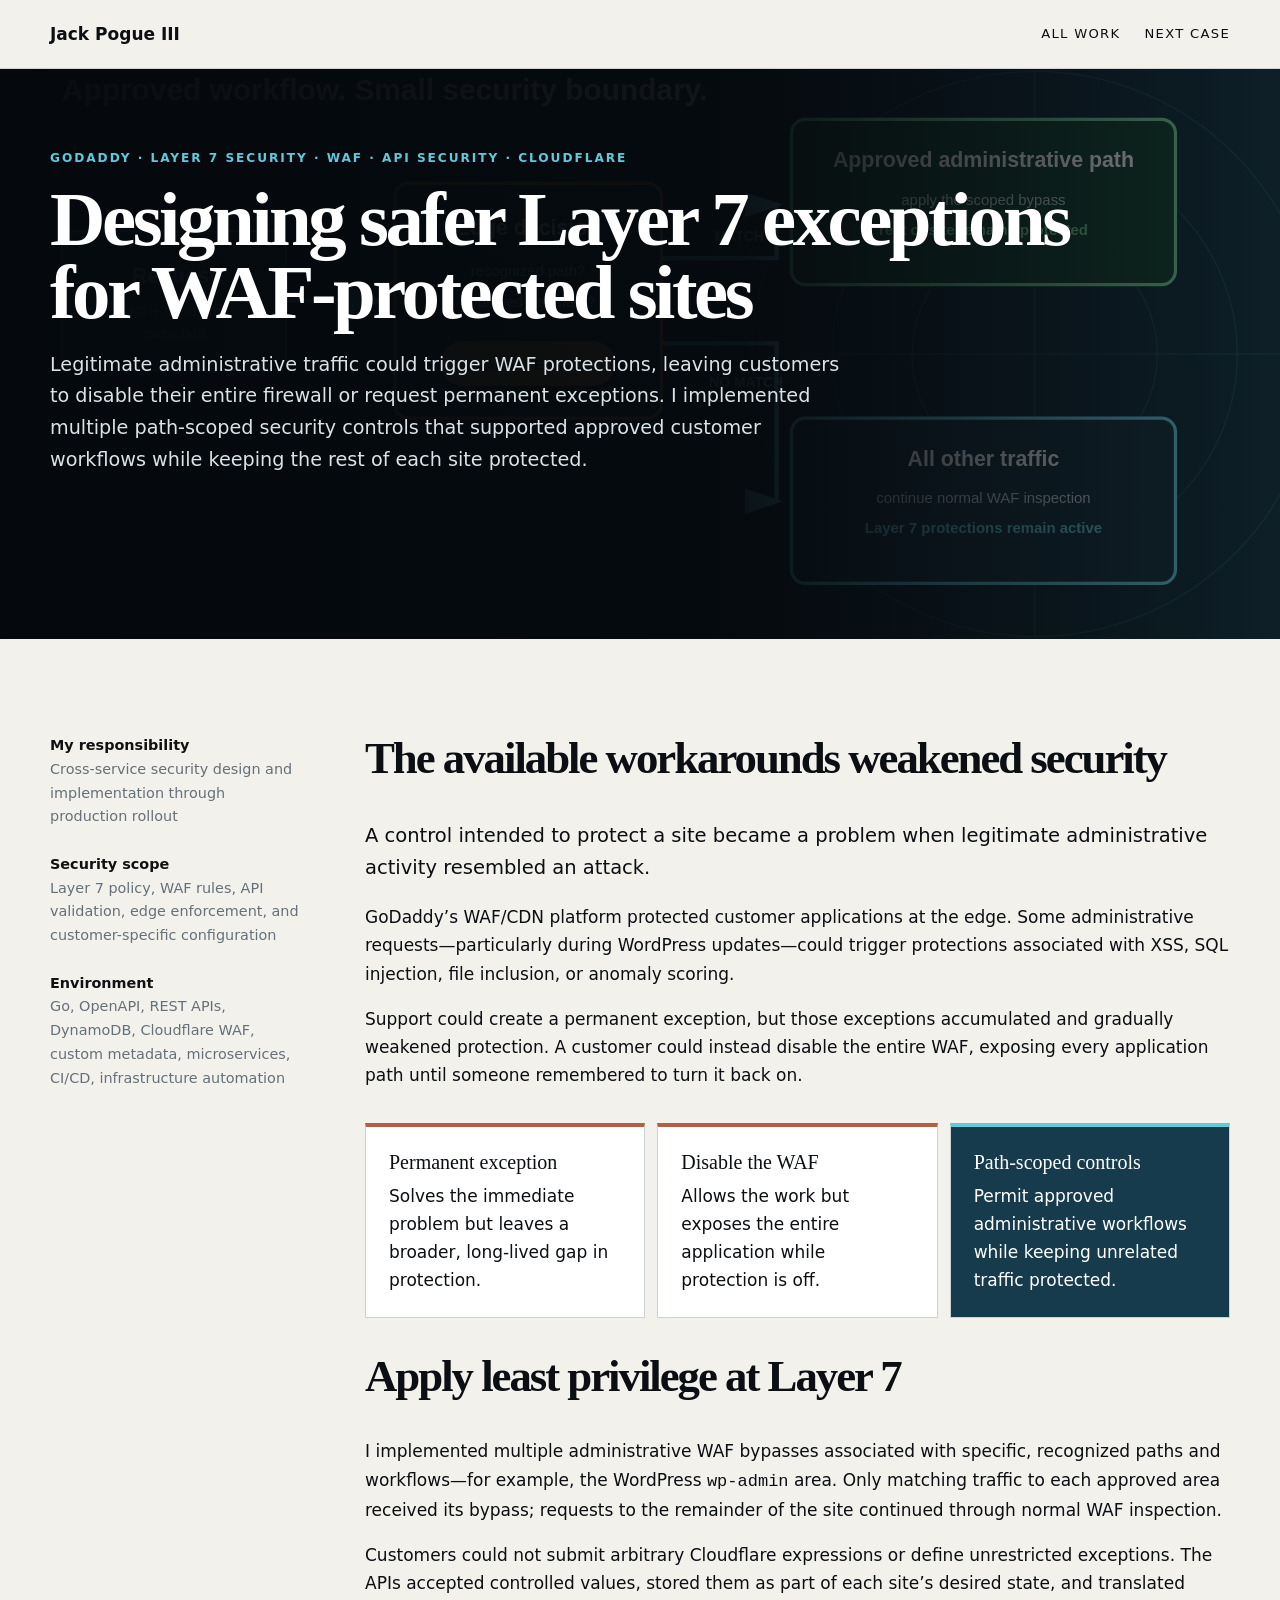
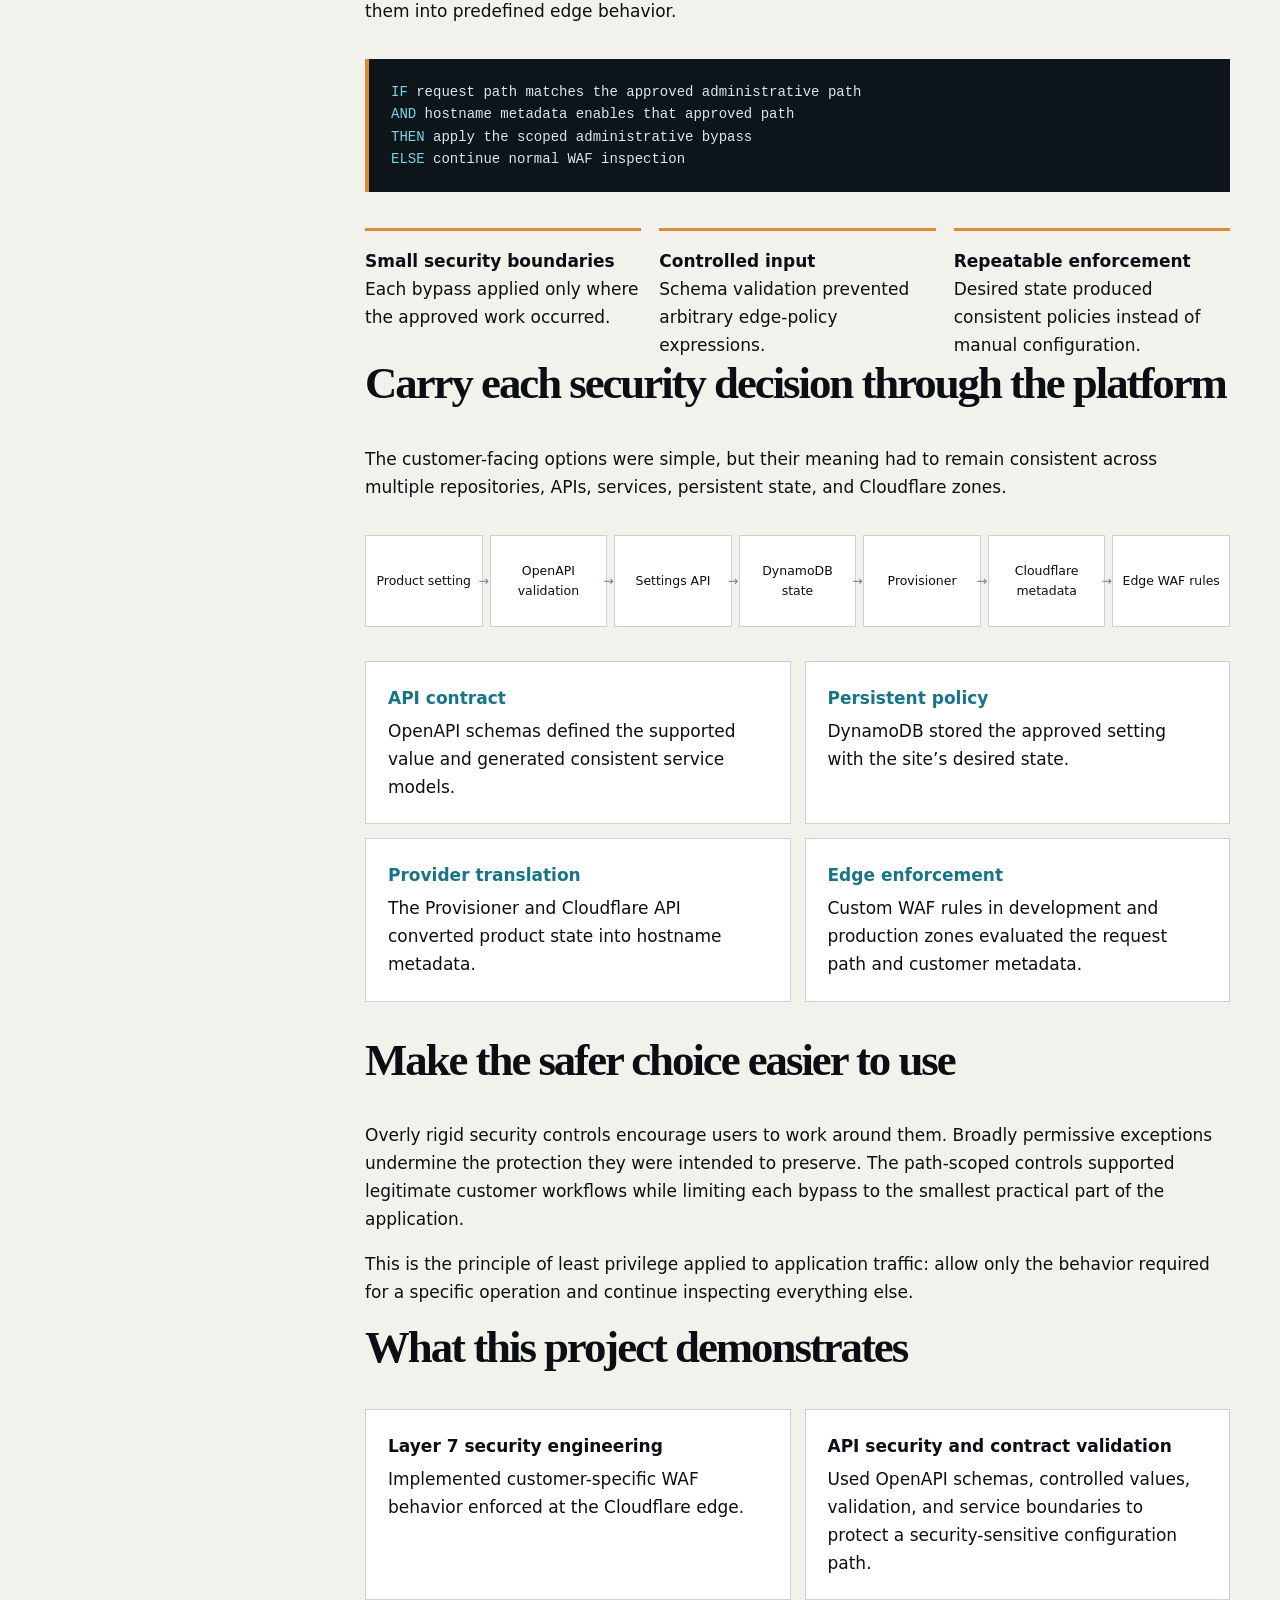
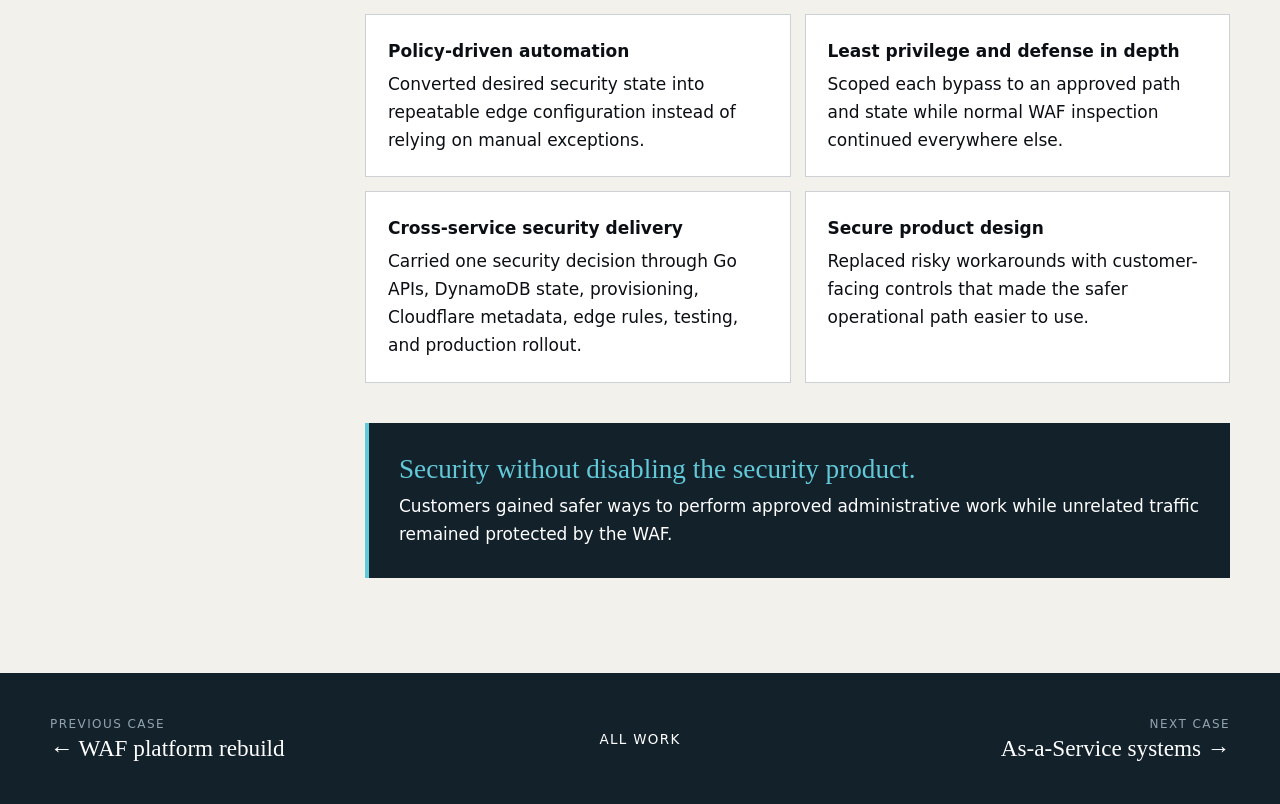
<file: projects/waf-layer7-security/index.html>
<!doctype html><html lang="en"><head><meta charset="utf-8"><meta name="viewport" content="width=device-width,initial-scale=1"><title>Layer 7 WAF Security — Jack Pogue III</title><meta name="description" content="How Jack Pogue III implemented multiple path-scoped Layer 7 security controls across Go APIs, DynamoDB, the Provisioner, Cloudflare metadata, and edge WAF rules."><link rel="stylesheet" href="../../styles.css?v=7"></head><body>
<header class="header"><nav class="nav shell"><a class="brand" href="../../">Jack Pogue III</a><div class="links"><a href="../../#work">All work</a><a href="../rackspace/">Next case</a></div></nav></header>
<main><section class="case-hero diagram-hero" style="--hero:url('../../assets/layer7-security-flow.svg')"><div class="shell"><div class="eyebrow">GoDaddy · Layer 7 security · WAF · API security · Cloudflare</div><h1>Designing safer Layer 7 exceptions for WAF-protected sites</h1><p>Legitimate administrative traffic could trigger WAF protections, leaving customers to disable their entire firewall or request permanent exceptions. I implemented multiple path-scoped security controls that supported approved customer workflows while keeping the rest of each site protected.</p></div></section>
<section class="story"><div class="shell story-grid"><aside><b>My responsibility</b><br>Cross-service security design and implementation through production rollout<br><br><b>Security scope</b><br>Layer 7 policy, WAF rules, API validation, edge enforcement, and customer-specific configuration<br><br><b>Environment</b><br>Go, OpenAPI, REST APIs, DynamoDB, Cloudflare WAF, custom metadata, microservices, CI/CD, infrastructure automation</aside><article>
<h2>The available workarounds weakened security</h2>
<p class="lede">A control intended to protect a site became a problem when legitimate administrative activity resembled an attack.</p>
<p>GoDaddy’s WAF/CDN platform protected customer applications at the edge. Some administrative requests—particularly during WordPress updates—could trigger protections associated with XSS, SQL injection, file inclusion, or anomaly scoring.</p>
<p>Support could create a permanent exception, but those exceptions accumulated and gradually weakened protection. A customer could instead disable the entire WAF, exposing every application path until someone remembered to turn it back on.</p>
<div class="security-choices"><div class="security-choice risk"><b>Permanent exception</b> Solves the immediate problem but leaves a broader, long-lived gap in protection.</div><div class="security-choice risk"><b>Disable the WAF</b> Allows the work but exposes the entire application while protection is off.</div><div class="security-choice safe"><b>Path-scoped controls</b> Permit approved administrative workflows while keeping unrelated traffic protected.</div></div>

<h2>Apply least privilege at Layer 7</h2>
<p>I implemented multiple administrative WAF bypasses associated with specific, recognized paths and workflows—for example, the WordPress <code>wp-admin</code> area. Only matching traffic to each approved area received its bypass; requests to the remainder of the site continued through normal WAF inspection.</p>
<p>Customers could not submit arbitrary Cloudflare expressions or define unrestricted exceptions. The APIs accepted controlled values, stored them as part of each site’s desired state, and translated them into predefined edge behavior.</p>
<div class="security-policy"><pre class="code"><span class="accent">IF</span> request path matches the approved administrative path
<span class="accent">AND</span> hostname metadata enables that approved path
<span class="accent">THEN</span> apply the scoped administrative bypass
<span class="accent">ELSE</span> continue normal WAF inspection</pre></div>
<div class="takeaways"><div><b>Small security boundaries</b><br>Each bypass applied only where the approved work occurred.</div><div><b>Controlled input</b><br>Schema validation prevented arbitrary edge-policy expressions.</div><div><b>Repeatable enforcement</b><br>Desired state produced consistent policies instead of manual configuration.</div></div>

<h2>Carry each security decision through the platform</h2>
<p>The customer-facing options were simple, but their meaning had to remain consistent across multiple repositories, APIs, services, persistent state, and Cloudflare zones.</p>
<div class="security-flow" aria-label="Layer 7 security controls flow"><div class="node">Product setting</div><div class="node">OpenAPI validation</div><div class="node">Settings API</div><div class="node">DynamoDB state</div><div class="node">Provisioner</div><div class="node">Cloudflare metadata</div><div class="node">Edge WAF rules</div></div>
<div class="environment-grid"><div><b>API contract</b> OpenAPI schemas defined the supported value and generated consistent service models.</div><div><b>Persistent policy</b> DynamoDB stored the approved setting with the site’s desired state.</div><div><b>Provider translation</b> The Provisioner and Cloudflare API converted product state into hostname metadata.</div><div><b>Edge enforcement</b> Custom WAF rules in development and production zones evaluated the request path and customer metadata.</div></div>

<h2>Make the safer choice easier to use</h2>
<p>Overly rigid security controls encourage users to work around them. Broadly permissive exceptions undermine the protection they were intended to preserve. The path-scoped controls supported legitimate customer workflows while limiting each bypass to the smallest practical part of the application.</p>
<p>This is the principle of least privilege applied to application traffic: allow only the behavior required for a specific operation and continue inspecting everything else.</p>

<h2>What this project demonstrates</h2>
<div class="ownership"><div><b>Layer 7 security engineering</b> Implemented customer-specific WAF behavior enforced at the Cloudflare edge.</div><div><b>API security and contract validation</b> Used OpenAPI schemas, controlled values, validation, and service boundaries to protect a security-sensitive configuration path.</div><div><b>Policy-driven automation</b> Converted desired security state into repeatable edge configuration instead of relying on manual exceptions.</div><div><b>Least privilege and defense in depth</b> Scoped each bypass to an approved path and state while normal WAF inspection continued everywhere else.</div><div><b>Cross-service security delivery</b> Carried one security decision through Go APIs, DynamoDB state, provisioning, Cloudflare metadata, edge rules, testing, and production rollout.</div><div><b>Secure product design</b> Replaced risky workarounds with customer-facing controls that made the safer operational path easier to use.</div></div>
<div class="result-banner"><b>Security without disabling the security product.</b> Customers gained safer ways to perform approved administrative work while unrelated traffic remained protected by the WAF.</div>
</article></div></section>
<nav class="case-nav" aria-label="Case study navigation"><div class="shell"><a href="../waf-log-recovery/"><span>Previous case</span><strong>← WAF platform rebuild</strong></a><a class="all-work" href="../../#work">All work</a><a href="../rackspace/"><span>Next case</span><strong>As-a-Service systems →</strong></a></div></nav></main></body></html>
</file>
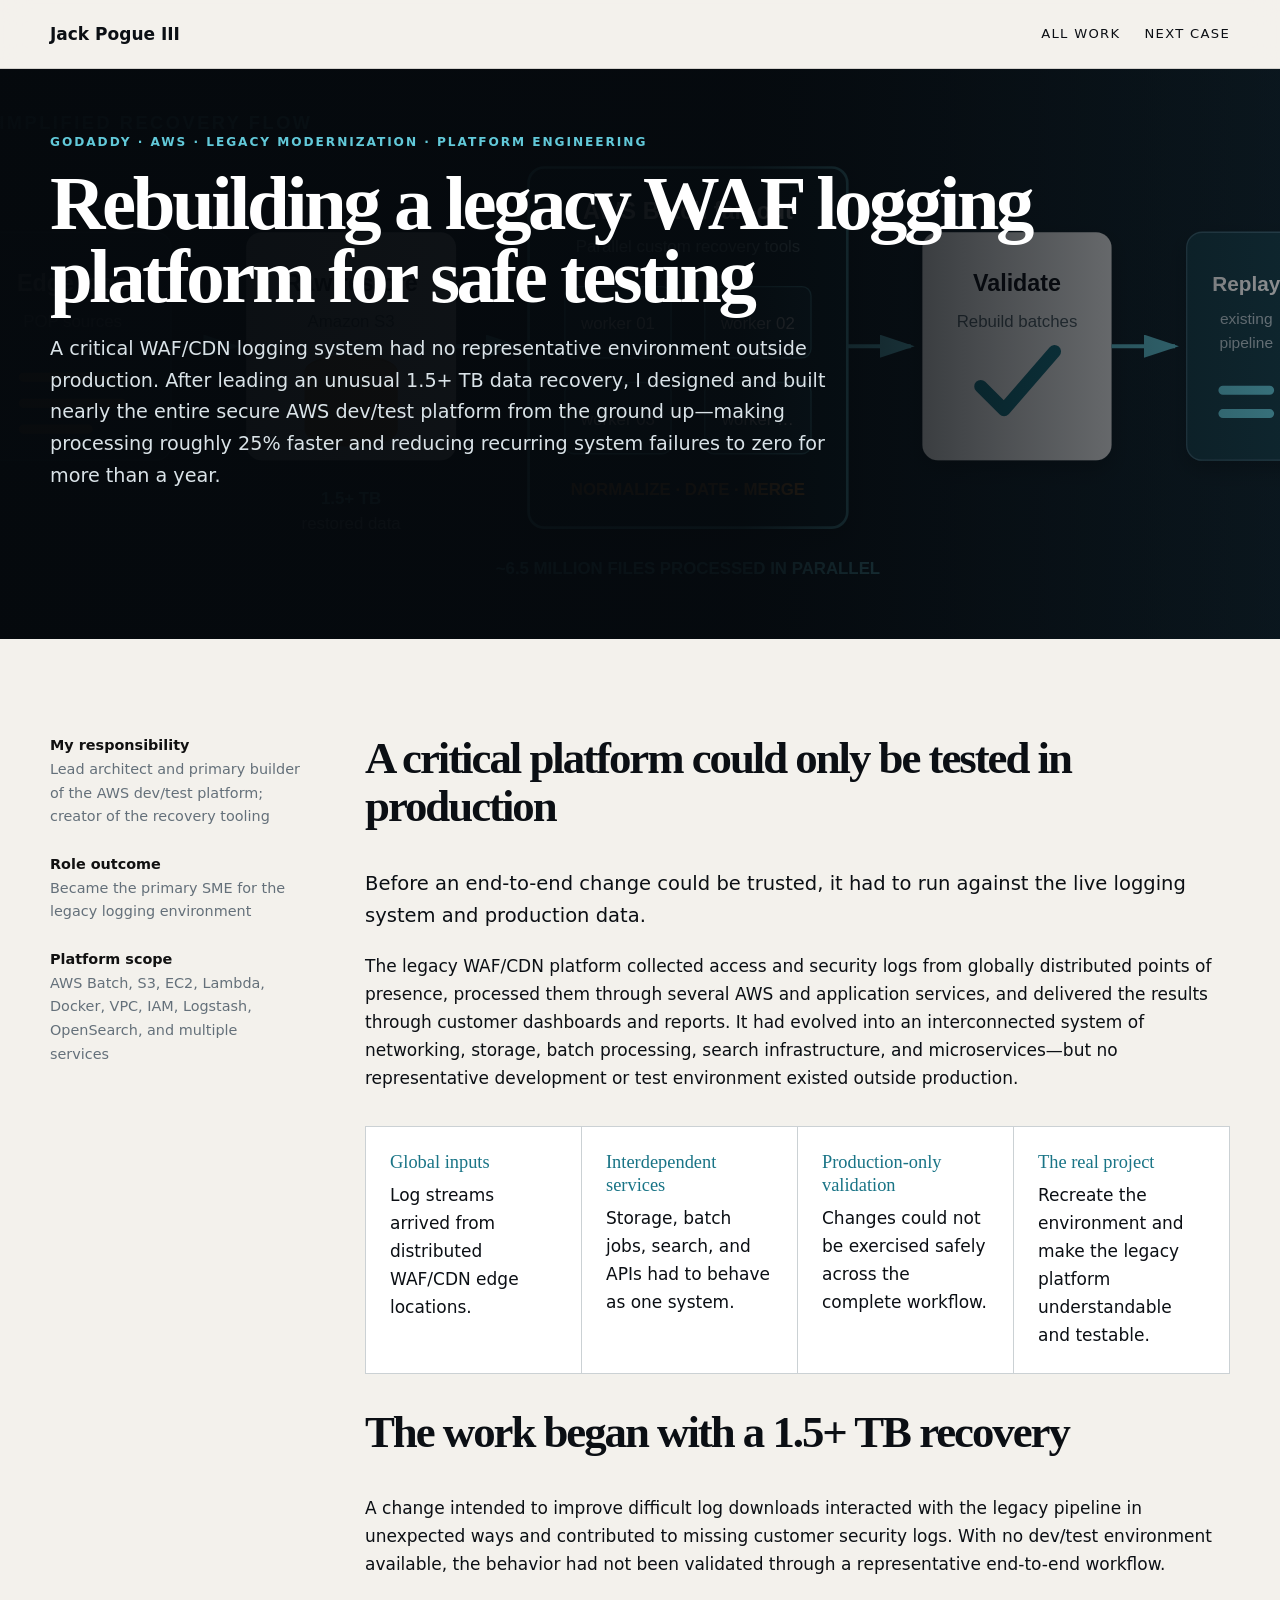
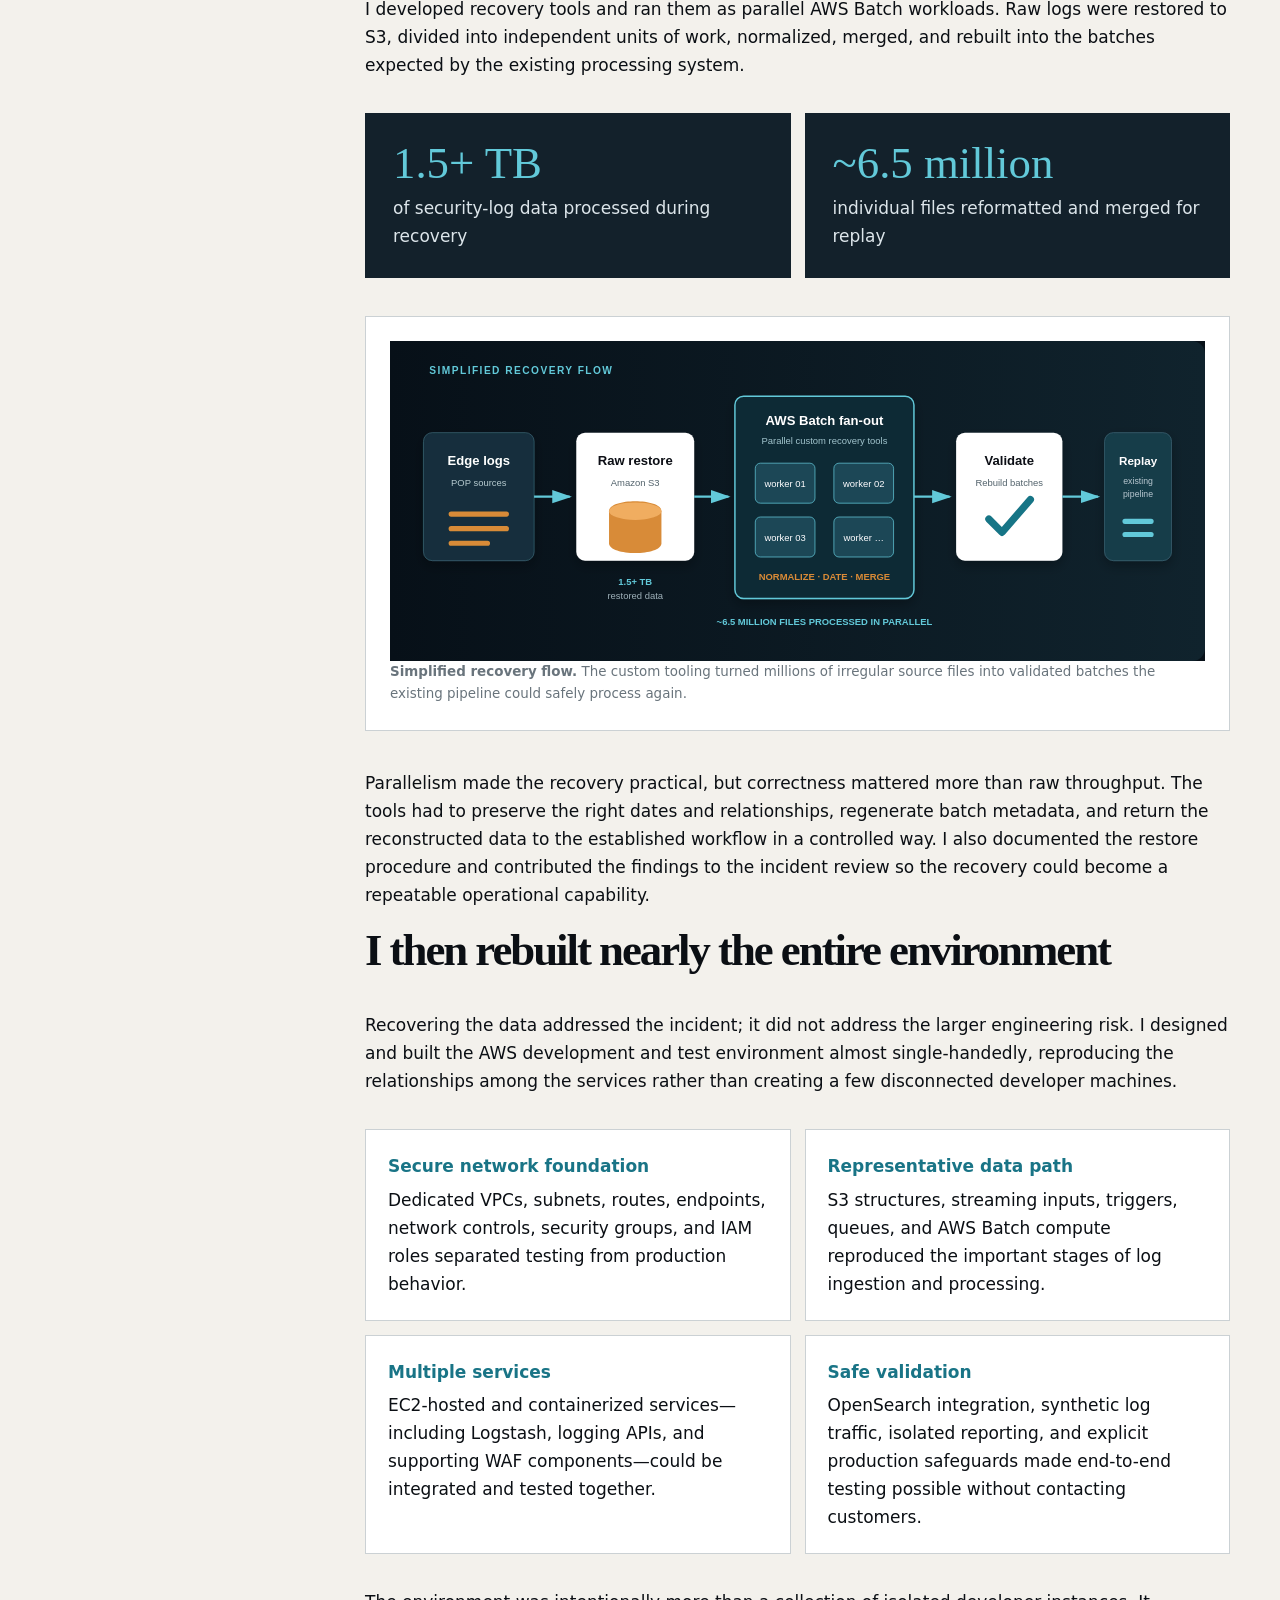
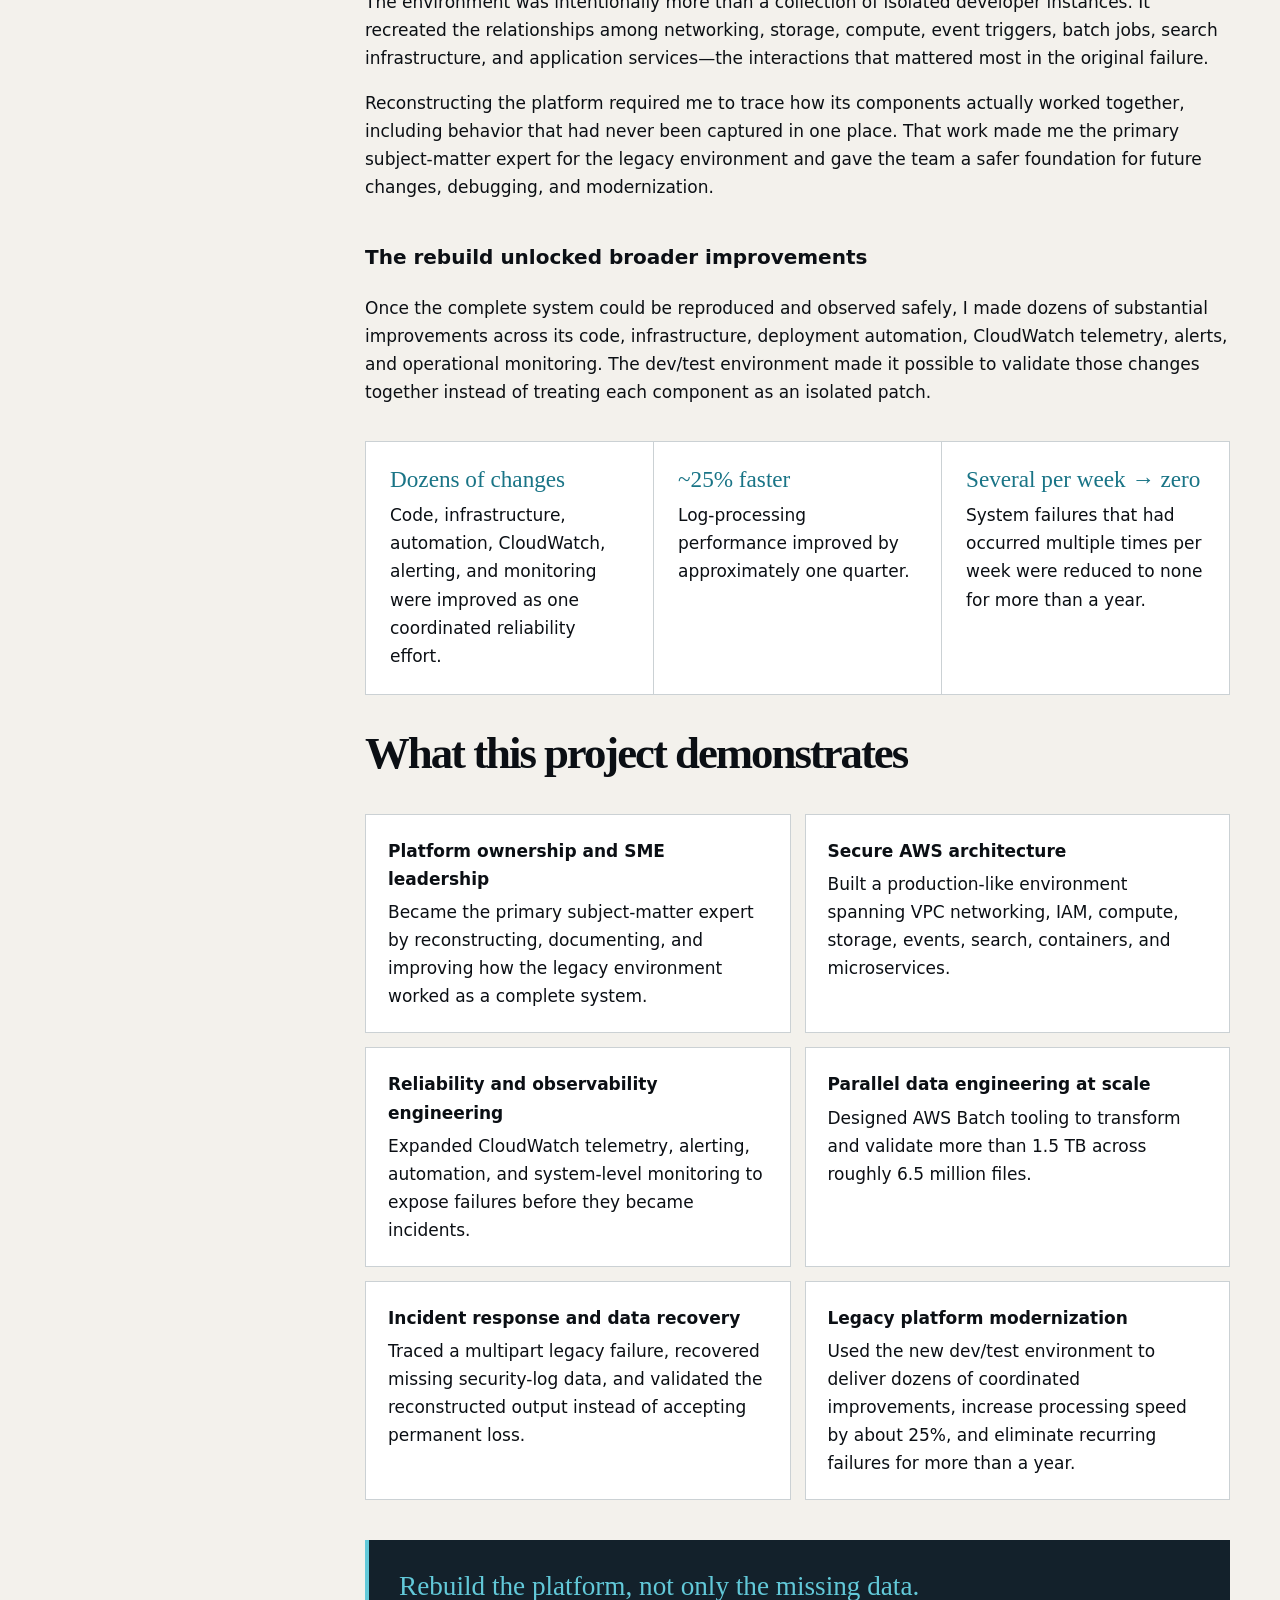
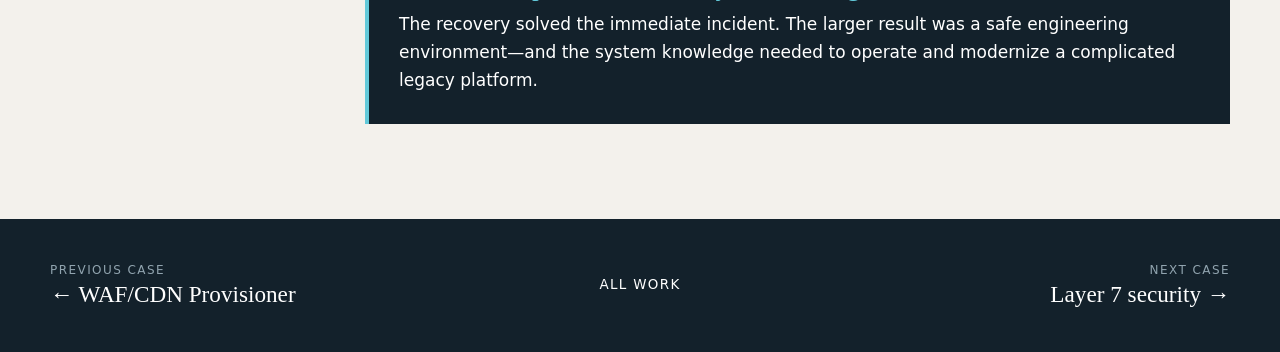
<file: projects/waf-log-recovery/index.html>
<!doctype html><html lang="en"><head><meta charset="utf-8"><meta name="viewport" content="width=device-width,initial-scale=1"><title>Rebuilding a Legacy WAF Logging Platform — Jack Pogue III</title><meta name="description" content="How Jack Pogue III rebuilt a secure AWS development and test environment for a legacy WAF logging platform, accelerated processing by roughly 25%, and eliminated recurring system failures for more than a year."><link rel="stylesheet" href="../../styles.css?v=7"></head><body>
<header class="header"><nav class="nav shell"><a class="brand" href="../../">Jack Pogue III</a><div class="links"><a href="../../#work">All work</a><a href="../waf-layer7-security/">Next case</a></div></nav></header>
<main><section class="case-hero diagram-hero" style="--hero:url('../../assets/log-recovery-architecture.svg')"><div class="shell"><div class="eyebrow">GoDaddy · AWS · Legacy modernization · Platform engineering</div><h1>Rebuilding a legacy WAF logging platform for safe testing</h1><p>A critical WAF/CDN logging system had no representative environment outside production. After leading an unusual 1.5+ TB data recovery, I designed and built nearly the entire secure AWS dev/test platform from the ground up—making processing roughly 25% faster and reducing recurring system failures to zero for more than a year.</p></div></section>
<section class="story"><div class="shell story-grid"><aside><b>My responsibility</b><br>Lead architect and primary builder of the AWS dev/test platform; creator of the recovery tooling<br><br><b>Role outcome</b><br>Became the primary SME for the legacy logging environment<br><br><b>Platform scope</b><br>AWS Batch, S3, EC2, Lambda, Docker, VPC, IAM, Logstash, OpenSearch, and multiple services</aside><article>
<h2>A critical platform could only be tested in production</h2>
<p class="lede">Before an end-to-end change could be trusted, it had to run against the live logging system and production data.</p>
<p>The legacy WAF/CDN platform collected access and security logs from globally distributed points of presence, processed them through several AWS and application services, and delivered the results through customer dashboards and reports. It had evolved into an interconnected system of networking, storage, batch processing, search infrastructure, and microservices—but no representative development or test environment existed outside production.</p>
<div class="incident-chain"><div><b>Global inputs</b> Log streams arrived from distributed WAF/CDN edge locations.</div><div><b>Interdependent services</b> Storage, batch jobs, search, and APIs had to behave as one system.</div><div><b>Production-only validation</b> Changes could not be exercised safely across the complete workflow.</div><div><b>The real project</b> Recreate the environment and make the legacy platform understandable and testable.</div></div>

<h2>The work began with a 1.5+ TB recovery</h2>
<p>A change intended to improve difficult log downloads interacted with the legacy pipeline in unexpected ways and contributed to missing customer security logs. With no dev/test environment available, the behavior had not been validated through a representative end-to-end workflow.</p>
<p>I developed recovery tools and ran them as parallel AWS Batch workloads. Raw logs were restored to S3, divided into independent units of work, normalized, merged, and rebuilt into the batches expected by the existing processing system.</p>
<div class="scale-pair"><div><b>1.5+ TB</b> of security-log data processed during recovery</div><div><b>~6.5 million</b> individual files reformatted and merged for replay</div></div>
<figure class="evidence recovery-figure"><img src="../../assets/log-recovery-architecture.svg" alt="Simplified recovery architecture showing edge log sources restored to Amazon S3, fanned out across parallel AWS Batch workers, normalized and merged, validated, and returned to the production log pipeline"><figcaption class="caption"><strong>Simplified recovery flow.</strong> The custom tooling turned millions of irregular source files into validated batches the existing pipeline could safely process again.</figcaption></figure>
<p>Parallelism made the recovery practical, but correctness mattered more than raw throughput. The tools had to preserve the right dates and relationships, regenerate batch metadata, and return the reconstructed data to the established workflow in a controlled way. I also documented the restore procedure and contributed the findings to the incident review so the recovery could become a repeatable operational capability.</p>

<h2>I then rebuilt nearly the entire environment</h2>
<p>Recovering the data addressed the incident; it did not address the larger engineering risk. I designed and built the AWS development and test environment almost single-handedly, reproducing the relationships among the services rather than creating a few disconnected developer machines.</p>
<div class="environment-grid"><div><b>Secure network foundation</b> Dedicated VPCs, subnets, routes, endpoints, network controls, security groups, and IAM roles separated testing from production behavior.</div><div><b>Representative data path</b> S3 structures, streaming inputs, triggers, queues, and AWS Batch compute reproduced the important stages of log ingestion and processing.</div><div><b>Multiple services</b> EC2-hosted and containerized services—including Logstash, logging APIs, and supporting WAF components—could be integrated and tested together.</div><div><b>Safe validation</b> OpenSearch integration, synthetic log traffic, isolated reporting, and explicit production safeguards made end-to-end testing possible without contacting customers.</div></div>
<p>The environment was intentionally more than a collection of isolated developer instances. It recreated the relationships among networking, storage, compute, event triggers, batch jobs, search infrastructure, and application services—the interactions that mattered most in the original failure.</p>
<p>Reconstructing the platform required me to trace how its components actually worked together, including behavior that had never been captured in one place. That work made me the primary subject-matter expert for the legacy environment and gave the team a safer foundation for future changes, debugging, and modernization.</p>
<h3>The rebuild unlocked broader improvements</h3>
<p>Once the complete system could be reproduced and observed safely, I made dozens of substantial improvements across its code, infrastructure, deployment automation, CloudWatch telemetry, alerts, and operational monitoring. The dev/test environment made it possible to validate those changes together instead of treating each component as an isolated patch.</p>
<div class="analysis-strip"><div><b>Dozens of changes</b> Code, infrastructure, automation, CloudWatch, alerting, and monitoring were improved as one coordinated reliability effort.</div><div><b>~25% faster</b> Log-processing performance improved by approximately one quarter.</div><div><b>Several per week → zero</b> System failures that had occurred multiple times per week were reduced to none for more than a year.</div></div>

<h2>What this project demonstrates</h2>
<div class="ownership"><div><b>Platform ownership and SME leadership</b> Became the primary subject-matter expert by reconstructing, documenting, and improving how the legacy environment worked as a complete system.</div><div><b>Secure AWS architecture</b> Built a production-like environment spanning VPC networking, IAM, compute, storage, events, search, containers, and microservices.</div><div><b>Reliability and observability engineering</b> Expanded CloudWatch telemetry, alerting, automation, and system-level monitoring to expose failures before they became incidents.</div><div><b>Parallel data engineering at scale</b> Designed AWS Batch tooling to transform and validate more than 1.5 TB across roughly 6.5 million files.</div><div><b>Incident response and data recovery</b> Traced a multipart legacy failure, recovered missing security-log data, and validated the reconstructed output instead of accepting permanent loss.</div><div><b>Legacy platform modernization</b> Used the new dev/test environment to deliver dozens of coordinated improvements, increase processing speed by about 25%, and eliminate recurring failures for more than a year.</div></div>
<div class="result-banner"><b>Rebuild the platform, not only the missing data.</b> The recovery solved the immediate incident. The larger result was a safe engineering environment—and the system knowledge needed to operate and modernize a complicated legacy platform.</div>
</article></div></section>
<nav class="case-nav" aria-label="Case study navigation"><div class="shell"><a href="../godaddy-provisioner/"><span>Previous case</span><strong>← WAF/CDN Provisioner</strong></a><a class="all-work" href="../../#work">All work</a><a href="../waf-layer7-security/"><span>Next case</span><strong>Layer 7 security →</strong></a></div></nav></main></body></html>
</file>
<file: styles.css>
:root{--ink:#0b0f14;--paper:#f3f1ec;--line:#cbd1d4;--cyan:#62c9d9;--amber:#d88b37;--slate:#13212b;--max:1180px}
*{box-sizing:border-box}html{scroll-behavior:smooth}body{margin:0;background:var(--paper);color:var(--ink);font:17px/1.65 Inter,system-ui,sans-serif}a{color:inherit}img{max-width:100%;display:block}.shell{width:min(calc(100% - 40px),var(--max));margin:auto}.header{position:sticky;top:0;z-index:10;background:#f3f1ecef;backdrop-filter:blur(14px);border-bottom:1px solid #0002}.nav{height:68px;display:flex;justify-content:space-between;align-items:center}.brand{font-weight:800;text-decoration:none}.links{display:flex;gap:24px}.links a{text-decoration:none;font-size:.82rem;text-transform:uppercase;letter-spacing:.1em}.eyebrow{text-transform:uppercase;letter-spacing:.16em;font-size:.76rem;font-weight:800;color:#197486}h1,h2,.serif{font-family:Georgia,serif;letter-spacing:-.045em}
.profile-hero{background:linear-gradient(90deg,#071018fa 3%,#071018e5 50%,#07101875),url('assets/hero-systems.png') center/cover;color:#fff;min-height:670px;display:flex;align-items:center;overflow:hidden;position:relative}.profile-hero:after{content:"";position:absolute;inset:auto -12% -70% 45%;height:700px;background:radial-gradient(circle,#1f7d8f55,transparent 62%);pointer-events:none}.profile-grid{display:grid;grid-template-columns:minmax(0,880px) 220px;align-items:end;justify-content:space-between;gap:70px;padding-block:86px;position:relative;z-index:1}.profile-copy{max-width:900px}.profile-copy .eyebrow{color:var(--cyan)}.profile-copy h1{font-size:clamp(3.6rem,6.4vw,6.5rem);line-height:.94;margin:.2em 0 .3em}.profile-copy p{color:#d4dde2;max-width:790px}.profile-copy .hero-lede{font-size:1.27rem;color:#fff}.portrait-wrap{margin:0 0 8px;justify-self:end;width:150px}.portrait{width:150px;aspect-ratio:1;object-fit:cover;border-radius:50%;border:2px solid #ffffff9c;box-shadow:10px 10px 0 #153b4cb8}.portrait-wrap figcaption{display:flex;flex-direction:column;margin-top:18px;font-size:.86rem}.portrait-wrap figcaption span{color:#b9c6cd;font-size:.78rem}.button{display:inline-block;margin-top:20px;padding:12px 17px;border:1px solid #fff8;text-decoration:none}.button:hover{background:#fff;color:var(--ink)}
.intro{padding:100px 0;display:grid;grid-template-columns:1fr 1.7fr;gap:70px}.intro h2,.section-title{font-size:clamp(2.3rem,4vw,4.1rem);line-height:1.05;margin:0}.intro p{font-size:1.16rem;margin-top:0}.career{display:grid;grid-template-columns:repeat(5,1fr);border-block:1px solid var(--line)}.career div{padding:24px;border-right:1px solid var(--line)}.career div:last-child{border:0}.career b{display:block;font-size:.78rem;text-transform:uppercase;letter-spacing:.1em;margin-bottom:8px}
.projects{padding:100px 0}.section-intro{max-width:760px;font-size:1.08rem;color:#4f5d65}.grid{display:grid;grid-template-columns:1fr 1fr;gap:22px;margin-top:42px}.card{min-height:430px;padding:34px;display:flex;flex-direction:column;justify-content:flex-end;color:#fff;text-decoration:none;position:relative;overflow:hidden}.card:before{content:"";position:absolute;inset:0;background:linear-gradient(0deg,#05090df5,#05090d15 85%),var(--bg) center/cover;transition:transform .4s}.card:hover:before{transform:scale(1.025)}.card>*{position:relative}.card .eyebrow{color:var(--cyan)}.card.wide{grid-column:span 2;min-height:500px}.card h3{font:2.45rem/1 Georgia,serif;margin:.25em 0}.card p{margin:0;color:#d8e0e5;max-width:900px}.metric{color:var(--cyan);font-weight:800}
.metrics{background:#101820;color:#fff;padding:90px 0}.metrics .eyebrow{color:var(--cyan)}.metric-grid{display:grid;grid-template-columns:repeat(5,1fr);margin-top:36px}.metric-item{padding:20px 22px;border-left:1px solid #ffffff30}.metric-item:first-child{border:0;padding-left:0}.metric-item b{display:block;font:2.05rem/1.08 Georgia,serif;color:var(--cyan);margin-bottom:10px}.tools{padding:100px 0}.tool{display:grid;grid-template-columns:235px 1fr;gap:35px;padding:28px 0;border-bottom:1px solid var(--line)}.tool:first-of-type{border-top:1px solid var(--line);margin-top:40px}.future{background:#dfe8ea;padding:75px 0}.future .shell{display:grid;grid-template-columns:1fr 1fr;gap:70px}.future h2{font-size:3rem;margin:0}.footer{padding:40px 0;background:#090e13;color:#b7c0c6}.footer .shell{display:flex;justify-content:space-between}
@media(max-width:1050px){.career,.metric-grid{grid-template-columns:repeat(3,1fr)}}
.case-hero{min-height:570px;color:#fff;display:flex;align-items:end;background:linear-gradient(0deg,#05090df5,#05090d20),var(--hero) center/cover}.case-hero.diagram-hero{background:linear-gradient(90deg,#05090dfb 0%,#05090df2 58%,#05090d75),var(--hero) center/cover}.case-hero .shell{padding-bottom:65px}.case-hero .eyebrow{color:var(--cyan)}.case-hero h1{font-size:clamp(3rem,6vw,6rem);line-height:.95;max-width:1040px;margin:.2em 0}.case-hero p{max-width:790px;font-size:1.2rem;color:#dae3e8}.story{padding:95px 0}.story-grid{display:grid;grid-template-columns:250px 1fr;gap:65px}.story aside{color:#64707a;font-size:.9rem}.story aside b{color:#111}.story h2{font-size:2.8rem;line-height:1.08;margin-top:0}.story h3{margin-top:40px;font-size:1.25rem}.lede{font-size:1.22rem}.compare{display:grid;grid-template-columns:1fr 1fr;gap:12px;margin:38px 0}.compare div{background:#e1e6e8;padding:27px}.compare .after{background:#153b4c;color:#fff}.compare b{display:block;font:2.5rem Georgia,serif}.diagram{display:grid;grid-template-columns:repeat(4,1fr);gap:10px;margin:36px 0}.node{background:#fff;border:1px solid var(--line);padding:18px;text-align:center;position:relative}.node+.node:before{content:"→";position:absolute;left:-12px;color:#70808a}.node small{color:#66747c}.code{background:#0d151b;color:#dce5ea;padding:22px;overflow:auto;border-left:4px solid var(--cyan);font:14px/1.6 ui-monospace,monospace}.accent{color:#73d7e5}.evidence{background:#fff;border:1px solid var(--line);padding:24px;margin:38px 0}.compression-figure{display:grid;grid-template-columns:minmax(280px,1fr) 1fr;align-items:center;gap:32px}.compression-figure img{width:100%;background:#0c141a}.caption{font-size:.84rem;color:#69747c}.callout{margin:38px 0;padding:28px;border-left:4px solid var(--amber);background:#ece9e1}.callout strong{display:block;font:1.6rem Georgia,serif;margin-bottom:6px}.takeaways{display:grid;grid-template-columns:repeat(3,1fr);gap:18px;margin-top:36px}.takeaways div{border-top:3px solid var(--amber);padding-top:16px}.workflow{display:grid;grid-template-columns:repeat(5,1fr);gap:8px;margin:36px 0}.workflow .node{padding:16px 10px;font-size:.9rem}.artifact-grid{display:grid;grid-template-columns:repeat(3,1fr);gap:14px;margin:34px 0}.artifact{background:#101820;color:#dce5ea;padding:18px;min-height:210px;border-top:4px solid var(--cyan);font:13px/1.5 ui-monospace,monospace}.artifact b{display:block;color:#fff;font:1rem/1.3 Inter,sans-serif;margin-bottom:14px}.artifact .warn{color:#f0ae63}.artifact .good{color:#7bd39b}.case-nav{background:var(--slate);color:#fff;padding:42px 0}.case-nav .shell{display:grid;grid-template-columns:1fr auto 1fr;align-items:center;gap:20px}.case-nav a{text-decoration:none}.case-nav a:last-child{text-align:right}.case-nav span{display:block;font-size:.75rem;text-transform:uppercase;letter-spacing:.12em;color:#91a4af}.case-nav strong{font:1.45rem Georgia,serif}.all-work{font-size:.84rem;text-transform:uppercase;letter-spacing:.1em}
@media(max-width:900px){.profile-grid{grid-template-columns:minmax(0,1fr) 140px;gap:36px}.workflow{grid-template-columns:1fr 1fr}.artifact-grid{grid-template-columns:1fr}.compression-figure{grid-template-columns:1fr}}
@media(max-width:780px){.links{display:none}.profile-grid{grid-template-columns:1fr;gap:28px}.intro,.future .shell,.story-grid{grid-template-columns:1fr;gap:30px}.profile-hero{min-height:0}.profile-copy h1{font-size:clamp(3.25rem,14vw,5rem)}.portrait-wrap{justify-self:end;width:96px}.portrait{width:96px}.portrait-wrap figcaption{display:none}.career,.metric-grid{grid-template-columns:1fr 1fr}.grid{grid-template-columns:1fr}.card.wide{grid-column:auto}.tool{grid-template-columns:1fr;gap:7px}.takeaways{grid-template-columns:1fr}.diagram{grid-template-columns:1fr 1fr}.node+.node:before{content:none}}
@media(max-width:520px){body{font-size:16px}.shell{width:calc(100% - 28px)}.career,.metric-grid,.compare,.diagram,.workflow{grid-template-columns:1fr}.card{min-height:410px;padding:24px}.card h3{font-size:2rem}.footer .shell{display:block}.case-nav .shell{grid-template-columns:1fr 1fr}.case-nav .all-work{grid-column:1/-1;grid-row:1;text-align:center}.case-nav strong{font-size:1.1rem}}
.profile-copy .hero-lede{font-size:1.13rem;max-width:680px}.intro p{font-size:1.1rem}.intro .disclosure{font-size:.9rem;color:#66737b;border-left:3px solid var(--amber);padding-left:16px}.compression-figure,.rsgarch-figure{display:grid;grid-template-columns:minmax(280px,1.15fr) 1fr;align-items:center;gap:32px}.compression-figure img,.rsgarch-figure img{width:100%;background:#0c141a}.rsgarch-figure img{border:1px solid #263740}.callgraph-figure img{width:100%}.artifact-grid.two{grid-template-columns:repeat(2,1fr)}
@media(max-width:900px){.artifact-grid.two{grid-template-columns:1fr}.compression-figure,.rsgarch-figure{grid-template-columns:1fr}}
.provisioner-card:before{background:linear-gradient(90deg,#05090dfa 5%,#05090ddd 58%,#07151e45),var(--bg) center 58%/cover}.provisioner-card:after{content:"desired state  →  queue  →  workflow  →  edge";position:absolute;right:34px;top:34px;padding:9px 13px;border:1px solid #62c9d966;color:#bde9ef;background:#08131bc7;font:12px/1.4 ui-monospace,monospace;letter-spacing:.03em}.control-stack{margin:38px 0;border:1px solid var(--line);background:#fff}.control-row{display:grid;grid-template-columns:190px 1fr;border-bottom:1px solid var(--line)}.control-row:last-child{border-bottom:0}.control-row b{padding:20px;background:#13212b;color:#fff}.control-row span{padding:20px}.analysis-strip{display:grid;grid-template-columns:repeat(3,1fr);gap:1px;background:var(--line);border:1px solid var(--line);margin:34px 0}.analysis-strip div{background:#fff;padding:24px}.analysis-strip b{display:block;color:#197486;font:1.45rem/1.2 Georgia,serif;margin-bottom:8px}.rate-figure img{width:100%;background:#0b1117}.ownership{display:grid;grid-template-columns:repeat(2,1fr);gap:14px;margin:34px 0}.ownership div{padding:22px;border:1px solid var(--line);background:#fff}.ownership b{display:block;margin-bottom:5px}
@media(max-width:900px){.analysis-strip,.ownership{grid-template-columns:1fr}}
@media(max-width:520px){.provisioner-card:after{display:none}.control-row{grid-template-columns:1fr}}
.architecture-figure{text-align:center}.architecture-figure img{width:min(100%,780px);margin:auto;background:#0b1117}.architecture-figure figcaption{text-align:left}
.sequence-figure picture{display:block}.sequence-figure img{width:min(100%,900px)}
.log-recovery-card:before{background:linear-gradient(90deg,#05090dfa 3%,#05090de8 54%,#07151e56),var(--bg) center/cover}.log-recovery-card:after{content:"1.5+ TB  ·  6.5M files  ·  parallel recovery";position:absolute;right:34px;top:34px;padding:9px 13px;border:1px solid #62c9d966;color:#bde9ef;background:#08131bd9;font:12px/1.4 ui-monospace,monospace;letter-spacing:.03em}.recovery-figure img{width:100%;background:#071018}.incident-chain{display:grid;grid-template-columns:repeat(4,1fr);gap:1px;background:var(--line);border:1px solid var(--line);margin:34px 0}.incident-chain div{position:relative;background:#fff;padding:24px}.incident-chain b{display:block;color:#197486;font:1.15rem/1.25 Georgia,serif;margin-bottom:7px}.scale-pair{display:grid;grid-template-columns:1fr 1fr;gap:14px;margin:34px 0}.scale-pair div{background:#13212b;color:#dce5ea;padding:28px}.scale-pair b{display:block;color:var(--cyan);font:2.8rem/1 Georgia,serif;margin-bottom:8px}.environment-grid{display:grid;grid-template-columns:repeat(2,1fr);gap:14px;margin:34px 0}.environment-grid div{background:#fff;border:1px solid var(--line);padding:22px}.environment-grid b{display:block;color:#197486;margin-bottom:5px}.result-banner{margin:40px 0 0;background:#13212b;color:#fff;padding:30px;border-left:4px solid var(--cyan)}.result-banner b{display:block;font:1.7rem/1.2 Georgia,serif;color:var(--cyan);margin-bottom:7px}
@media(max-width:900px){.incident-chain{grid-template-columns:1fr 1fr}}
@media(max-width:520px){.log-recovery-card:after{display:none}.incident-chain,.scale-pair,.environment-grid{grid-template-columns:1fr}}
.layer7-card:before{background:linear-gradient(90deg,#05090df8 3%,#07141ee3 58%,#09202a70),var(--bg) center/cover}.layer7-card:after{content:"request path  +  approved state  →  scoped edge policy";position:absolute;right:34px;top:34px;padding:9px 13px;border:1px solid #62c9d966;color:#bde9ef;background:#08131bd9;font:12px/1.4 ui-monospace,monospace;letter-spacing:.03em}.security-choices{display:grid;grid-template-columns:repeat(3,1fr);gap:12px;margin:34px 0}.security-choice{background:#fff;border:1px solid var(--line);padding:23px}.security-choice.risk{border-top:4px solid #b45e47}.security-choice.safe{background:#153b4c;color:#fff;border-top:4px solid var(--cyan)}.security-choice b{display:block;font:1.25rem/1.2 Georgia,serif;margin-bottom:8px}.security-flow{display:grid;grid-template-columns:repeat(7,1fr);gap:7px;margin:34px 0}.security-flow .node{padding:14px 8px;font-size:.78rem;display:flex;align-items:center;justify-content:center;min-height:92px}.security-policy{margin:34px 0}.security-policy .code{border-left-color:var(--amber)}
@media(max-width:900px){.security-flow{grid-template-columns:repeat(4,1fr)}.security-choices{grid-template-columns:1fr}}
@media(max-width:520px){.layer7-card:after{display:none}.security-flow{grid-template-columns:1fr 1fr}}
</file>
